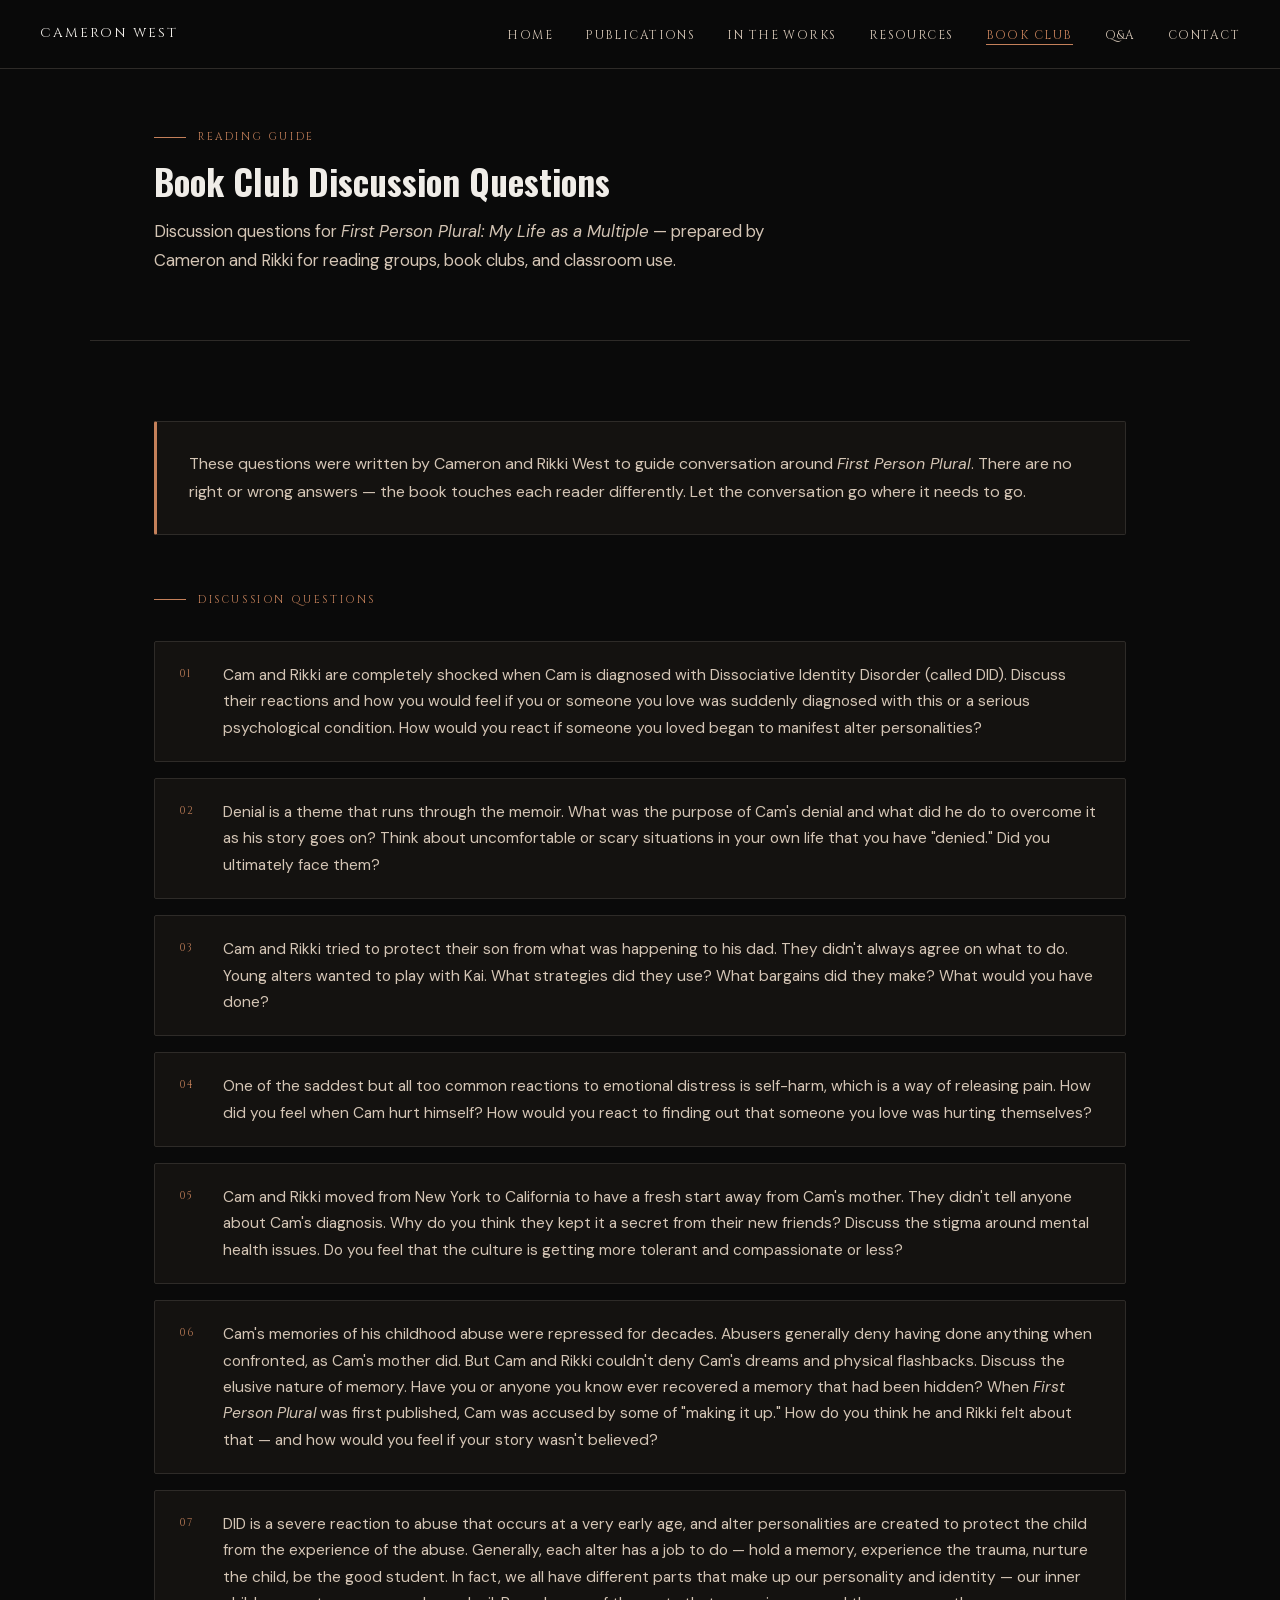
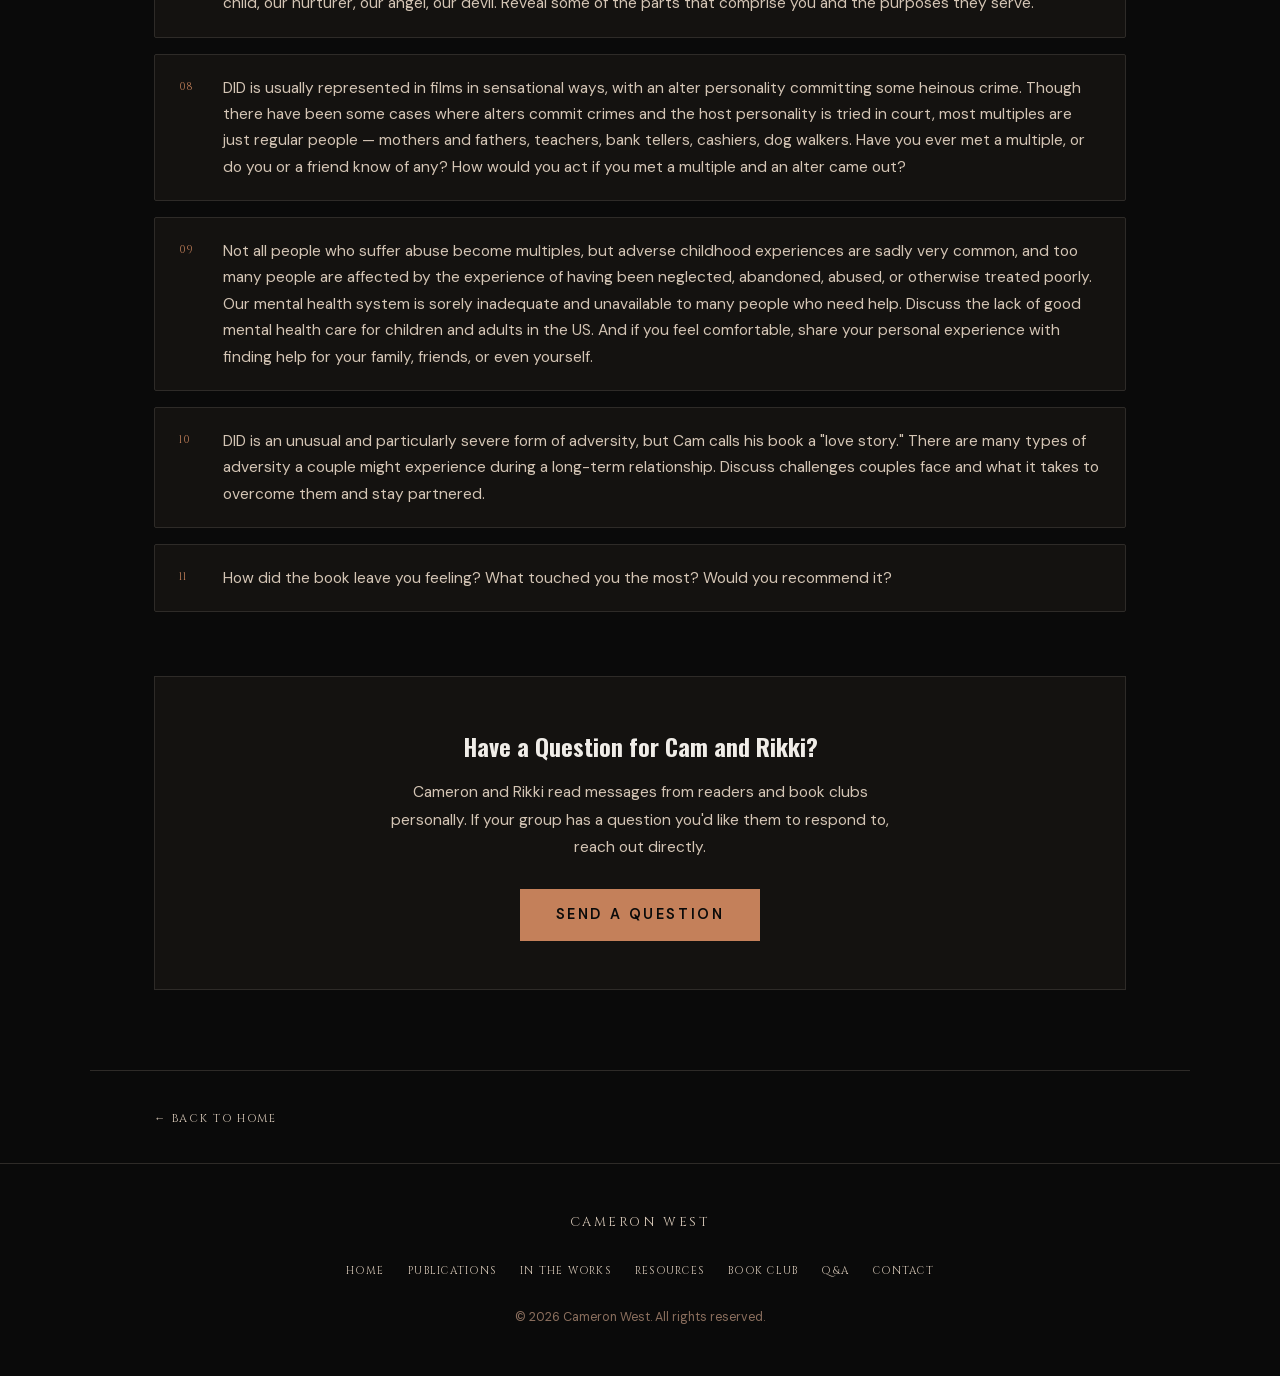
<file: bookclub.html>
<!DOCTYPE html>
<html lang="en">
<head>
  <meta charset="UTF-8" />
  <meta name="viewport" content="width=device-width, initial-scale=1.0" />
  <title>Book Club Guide — Cameron West, PhD</title>
  <meta name="description" content="Book club discussion questions for First Person Plural by Cameron West — a New York Times bestselling memoir about Dissociative Identity Disorder." />
  <meta name="keywords" content="Cameron West, First Person Plural, book club, discussion questions, DID, Dissociative Identity Disorder" />
  <meta name="author" content="Cameron West" />
  <link rel="canonical" href="https://cameronwestauthor.com/bookclub.html" />
  <meta property="og:type"        content="website" />
  <meta property="og:url"         content="https://cameronwestauthor.com/bookclub.html" />
  <meta property="og:title"       content="Book Club Guide — First Person Plural" />
  <meta property="og:description" content="Discussion questions and a reading guide for First Person Plural by Cameron West." />
  <meta property="og:image"       content="https://cameronwestauthor.com/img/firstpersonplural.png" />
  <meta property="og:site_name"   content="Cameron West Author" />
  <link rel="icon" type="image/x-icon" href="/favicon.ico">
  <link rel="icon" type="image/svg+xml" href="/favicon.svg">
  <link rel="apple-touch-icon" href="/favicon.ico">
  <!-- Fonts (self-hosted) -->
  <link rel="preload" as="style" href="/fonts/fonts.css" />
  <link rel="stylesheet" media="print" onload="this.media='all'" href="/fonts/fonts.css" />
  <noscript><link rel="stylesheet" href="/fonts/fonts.css" /></noscript>
  <style>
    *, *::before, *::after { box-sizing: border-box; margin: 0; padding: 0; }
    :root {
      --color-bg: #0A0A0A;
      --color-surface: #141210;
      --color-border: #2E2B28;
      --color-text: #F0EDE8;
      --color-text-muted: #D4C5B5;
      --color-accent: #C4805A;
      --color-accent-dark: #8B6F5E;
      --font-display: 'Playfair Display', Georgia, serif;
      --font-body: 'Lora', Georgia, serif;
      --font-label: 'Cinzel', serif;
      --max-width: 1100px;
      --gutter: clamp(1.5rem, 5vw, 4rem);
    }
    html { scroll-behavior: smooth; }
    body { background: var(--color-bg); color: var(--color-text); font-family: "DM Sans", sans-serif; font-size: 1rem; line-height: 1.75; }
    /* ── NAV ── */
    nav { position: fixed; top: 0; left: 0; right: 0; z-index: 1000; display: flex; align-items: center; justify-content: space-between; padding: 1.25rem 2.5rem; background: rgba(10,10,10,0.97); border-bottom: 1px solid var(--color-border); }
    .nav-logo { font-family: var(--font-label); font-size: 0.85rem; letter-spacing: 0.15em; color: var(--color-text); text-decoration: none; text-transform: uppercase; }
    .nav-links { display: flex; gap: 2rem; list-style: none; }
    .nav-links a { font-family: var(--font-label); font-size: 0.75rem; letter-spacing: 0.12em; text-transform: uppercase; color: var(--color-text-muted); text-decoration: none; position: relative; padding-bottom: 2px; transition: color 0.2s; }
    .nav-links a::after { content: ''; position: absolute; bottom: 0; left: 0; width: 0; height: 1px; background: var(--color-accent); transition: width 0.25s; }
    .nav-links a:hover { color: var(--color-text); }
    .nav-links a:hover::after, .nav-links a.active::after { width: 100%; }
    .nav-links a.active { color: var(--color-accent); }
    .hamburger { display: none; flex-direction: column; gap: 5px; cursor: pointer; background: none; border: none; padding: 4px; }
    .hamburger span { display: block; width: 26px; height: 2px; background: var(--color-text); transition: transform 0.35s, opacity 0.35s; }
    .hamburger.open span:nth-child(1) { transform: translateY(7px) rotate(45deg); }
    .hamburger.open span:nth-child(2) { opacity: 0; }
    .hamburger.open span:nth-child(3) { transform: translateY(-7px) rotate(-45deg); }
    .mobile-nav { display: none; position: fixed; inset: 0; background: var(--color-bg); z-index: 999; flex-direction: column; align-items: center; justify-content: center; gap: clamp(0.75rem, 2.5vh, 2.5rem); padding: 2rem 0; overflow-y: auto; }
    .mobile-nav.open { display: flex; }
    .mobile-nav a { font-family: 'Cinzel', serif; font-size: clamp(0.9rem, 2.2vh, 1.3rem); letter-spacing: 0.15em; text-transform: uppercase; color: var(--color-text-muted); text-decoration: none; }
    @media (max-width: 680px) {
      .nav-links { display: none; }
      .hamburger { display: flex; }
    }
    /* ── PAGE HEADER ── */
    .page-header { padding: 8rem var(--gutter) 4rem; max-width: var(--max-width); margin: 0 auto; border-bottom: 1px solid var(--color-border); }
    .page-eyebrow { font-family: var(--font-label); font-size: 0.65rem; letter-spacing: 0.25em; text-transform: uppercase; color: var(--color-accent); margin-bottom: 1rem; display: flex; align-items: center; gap: 0.75rem; }
    .page-eyebrow::before { content: ''; display: inline-block; width: 2rem; height: 1px; background: var(--color-accent); }
    .page-title { font-family: 'Oswald', sans-serif; font-size: clamp(1.6rem, 3.5vw, 2.2rem); font-weight: 700; line-height: 1.1; margin-bottom: 1rem; }
    .page-intro { color: var(--color-text-muted); max-width: 640px; font-size: 1.05rem; }
    /* ── MAIN ── */
    .bookclub-main { max-width: var(--max-width); margin: 0 auto; padding: clamp(3rem, 8vw, 5rem) var(--gutter); }
    /* ── INTRO NOTE ── */
    .guide-intro { background: var(--color-surface); border: 1px solid var(--color-border); border-left: 3px solid var(--color-accent); padding: 1.75rem 2rem; border-radius: 2px; margin-bottom: 3.5rem; }
    .guide-intro p { color: var(--color-text-muted); font-size: 1.0rem; }
    /* ── SECTION LABEL ── */
    .questions-label { font-family: var(--font-label); font-size: 0.65rem; letter-spacing: 0.25em; text-transform: uppercase; color: var(--color-accent); margin-bottom: 2rem; display: flex; align-items: center; gap: 0.75rem; }
    .questions-label::before { content: ''; display: inline-block; width: 2rem; height: 1px; background: var(--color-accent); }
    /* ── QUESTION GROUPS ── */
    .question-group { margin-bottom: 3.5rem; }
    .group-title { font-family: var(--font-display); font-size: 1.15rem; font-weight: 700; color: var(--color-text); margin-bottom: 1.5rem; padding-bottom: 0.75rem; border-bottom: 1px solid var(--color-border); }
    /* ── INDIVIDUAL QUESTIONS ── */
    .question-list { list-style: none; display: flex; flex-direction: column; gap: 1rem; }
    .question-list li { display: flex; gap: 1.25rem; align-items: flex-start; padding: 1.25rem 1.5rem; background: var(--color-surface); border: 1px solid var(--color-border); border-radius: 2px; transition: border-color 0.2s; }
    .question-list li:hover { border-color: var(--color-accent-dark); }
    .q-num { font-family: var(--font-label); font-size: 0.65rem; color: var(--color-accent); letter-spacing: 0.1em; padding-top: 0.2rem; min-width: 1.5rem; }
    .q-text { font-size: 0.97rem; color: var(--color-text-muted); line-height: 1.7; }
    /* ── ASK A QUESTION CTA ── */
    .ask-wrap { margin-top: 4rem; padding: 3rem; background: var(--color-surface); border: 1px solid var(--color-border); text-align: center; }
    .ask-wrap h2 { font-family: 'Oswald', sans-serif; font-size: 1.5rem; margin-bottom: 0.75rem; }
    .ask-wrap p { color: var(--color-text-muted); max-width: 520px; margin: 0 auto 1.75rem; font-size: 0.97rem; }
    .btn-ask { display: inline-block; font-family: "DM Sans", sans-serif; font-size: 0.9rem; font-weight: 600; letter-spacing: 0.18em; text-transform: uppercase; color: var(--color-bg); background: var(--color-accent); padding: 0.85rem 2.25rem; text-decoration: none; transition: background 0.2s, transform 0.15s; }
    .btn-ask:hover { background: #D4926B; border-color: #D4926B; color: var(--color-bg); transform: translateY(-1px); }
    /* ── DIVIDER ── */
    .section-rule { border: none; border-top: 1px solid var(--color-border); max-width: var(--max-width); margin: 0 auto; }
    /* ── BACK LINK ── */
    .back-link-wrap { max-width: var(--max-width); margin: 0 auto; padding: 2rem var(--gutter); }
    .back-link-wrap a { font-family: var(--font-label); font-size: 0.7rem; letter-spacing: 0.15em; text-transform: uppercase; color: var(--color-text-muted); text-decoration: none; transition: color 0.2s; }
    .back-link-wrap a:hover { color: var(--color-accent); }
    /* ── FOOTER ── */
    footer { border-top: 1px solid var(--color-border); padding: 3rem var(--gutter); text-align: center; }
    .footer-name { font-family: var(--font-label); font-size: 0.8rem; letter-spacing: 0.2em; text-transform: uppercase; color: var(--color-text-muted); margin-bottom: 1.25rem; }
    .footer-nav { display: flex; justify-content: center; flex-wrap: wrap; gap: 1.5rem; list-style: none; margin-bottom: 1.5rem; }
    .footer-nav a { font-family: var(--font-label); font-size: 0.65rem; letter-spacing: 0.12em; text-transform: uppercase; color: var(--color-text-muted); text-decoration: none; transition: color 0.2s; }
    .footer-nav a:hover { color: var(--color-accent); }
    .footer-copy { font-size: 0.78rem; color: var(--color-accent-dark); }
  </style>
</head>
<body>
  <nav id="nav">
    <a href="index.html" class="nav-logo">Cameron West</a>
    <ul class="nav-links" id="navLinks">
      <li><a href="index.html">Home</a></li>
      <li><a href="publications.html">Publications</a></li>
      <li><a href="the-works">In the Works</a></li>
      <li><a href="resources.html">Resources</a></li>
      <li><a href="bookclub" class="active">Book Club</a></li>
      <li><a href="qa.html">Q&amp;A</a></li>
      <li><a href="contact">Contact</a></li>
    </ul>
    <button class="hamburger" id="hamburger" aria-label="Menu">
      <span></span><span></span><span></span>
    </button>
  </nav>
  <div class="mobile-nav" id="mobileNav">
    <a href="index.html">Home</a>
    <a href="publications.html">Publications</a>
    <a href="the-works">In the Works</a>
    <a href="resources.html">Resources</a>
    <a href="bookclub">Book Club</a>
    <a href="qa.html">Q&amp;A</a>
    <a href="contact">Contact</a>
  </div>
  <div class="page-header">
    <p class="page-eyebrow">Reading Guide</p>
    <h1 class="page-title">Book Club Discussion Questions</h1>
    <p class="page-intro">Discussion questions for <em>First Person Plural: My Life as a Multiple</em> — prepared by Cameron and Rikki for reading groups, book clubs, and classroom use.</p>
  </div>
  <main class="bookclub-main">
    <div class="guide-intro">
      <p>These questions were written by Cameron and Rikki West to guide conversation around <em>First Person Plural</em>. There are no right or wrong answers — the book touches each reader differently. Let the conversation go where it needs to go.</p>
    </div>
    <p class="questions-label">Discussion Questions</p>
    <ul class="question-list">
      <li><span class="q-num">01</span><span class="q-text">Cam and Rikki are completely shocked when Cam is diagnosed with Dissociative Identity Disorder (called DID). Discuss their reactions and how you would feel if you or someone you love was suddenly diagnosed with this or a serious psychological condition. How would you react if someone you loved began to manifest alter personalities?</span></li>
      <li><span class="q-num">02</span><span class="q-text">Denial is a theme that runs through the memoir. What was the purpose of Cam's denial and what did he do to overcome it as his story goes on? Think about uncomfortable or scary situations in your own life that you have "denied." Did you ultimately face them?</span></li>
      <li><span class="q-num">03</span><span class="q-text">Cam and Rikki tried to protect their son from what was happening to his dad. They didn't always agree on what to do. Young alters wanted to play with Kai. What strategies did they use? What bargains did they make? What would you have done?</span></li>
      <li><span class="q-num">04</span><span class="q-text">One of the saddest but all too common reactions to emotional distress is self-harm, which is a way of releasing pain. How did you feel when Cam hurt himself? How would you react to finding out that someone you love was hurting themselves?</span></li>
      <li><span class="q-num">05</span><span class="q-text">Cam and Rikki moved from New York to California to have a fresh start away from Cam's mother. They didn't tell anyone about Cam's diagnosis. Why do you think they kept it a secret from their new friends? Discuss the stigma around mental health issues. Do you feel that the culture is getting more tolerant and compassionate or less?</span></li>
      <li><span class="q-num">06</span><span class="q-text">Cam's memories of his childhood abuse were repressed for decades. Abusers generally deny having done anything when confronted, as Cam's mother did. But Cam and Rikki couldn't deny Cam's dreams and physical flashbacks. Discuss the elusive nature of memory. Have you or anyone you know ever recovered a memory that had been hidden? When <em>First Person Plural</em> was first published, Cam was accused by some of "making it up." How do you think he and Rikki felt about that — and how would you feel if your story wasn't believed?</span></li>
      <li><span class="q-num">07</span><span class="q-text">DID is a severe reaction to abuse that occurs at a very early age, and alter personalities are created to protect the child from the experience of the abuse. Generally, each alter has a job to do — hold a memory, experience the trauma, nurture the child, be the good student. In fact, we all have different parts that make up our personality and identity — our inner child, our nurturer, our angel, our devil. Reveal some of the parts that comprise you and the purposes they serve.</span></li>
      <li><span class="q-num">08</span><span class="q-text">DID is usually represented in films in sensational ways, with an alter personality committing some heinous crime. Though there have been some cases where alters commit crimes and the host personality is tried in court, most multiples are just regular people — mothers and fathers, teachers, bank tellers, cashiers, dog walkers. Have you ever met a multiple, or do you or a friend know of any? How would you act if you met a multiple and an alter came out?</span></li>
      <li><span class="q-num">09</span><span class="q-text">Not all people who suffer abuse become multiples, but adverse childhood experiences are sadly very common, and too many people are affected by the experience of having been neglected, abandoned, abused, or otherwise treated poorly. Our mental health system is sorely inadequate and unavailable to many people who need help. Discuss the lack of good mental health care for children and adults in the US. And if you feel comfortable, share your personal experience with finding help for your family, friends, or even yourself.</span></li>
      <li><span class="q-num">10</span><span class="q-text">DID is an unusual and particularly severe form of adversity, but Cam calls his book a "love story." There are many types of adversity a couple might experience during a long-term relationship. Discuss challenges couples face and what it takes to overcome them and stay partnered.</span></li>
      <li><span class="q-num">11</span><span class="q-text">How did the book leave you feeling? What touched you the most? Would you recommend it?</span></li>
    </ul>
    <div class="ask-wrap">
      <h2>Have a Question for Cam and Rikki?</h2>
      <p>Cameron and Rikki read messages from readers and book clubs personally. If your group has a question you'd like them to respond to, reach out directly.</p>
      <a href="contact.html?subject=Book+Club+Question" class="btn-ask">Send a Question</a>
    </div>
  </main>
  <hr class="section-rule" />
  <div class="back-link-wrap">
    <a href="index.html">← Back to Home</a>
  </div>
  <footer>
    <p class="footer-name">Cameron West</p>
    <ul class="footer-nav">
      <li><a href="index.html">Home</a></li>
      <li><a href="publications.html">Publications</a></li>
      <li><a href="the-works">In the Works</a></li>
      <li><a href="resources.html">Resources</a></li>
      <li><a href="bookclub">Book Club</a></li>
      <li><a href="qa.html">Q&amp;A</a></li>
      <li><a href="contact">Contact</a></li>
    </ul>
    <p class="footer-copy">© 2026 Cameron West. All rights reserved.</p>
  </footer>
  <script>
    const hamburger = document.getElementById('hamburger');
    const mobileNav = document.getElementById('mobileNav');
    function toggleMobileNav() {
      const open = mobileNav.classList.toggle('open');
      hamburger.classList.toggle('open', open);
      document.body.style.overflow = open ? 'hidden' : '';
    }
    function closeMobileNav() {
      mobileNav.classList.remove('open');
      hamburger.classList.remove('open');
      document.body.style.overflow = '';
    }
    hamburger.addEventListener('click', toggleMobileNav);
  </script>
</body>
</html>
</file>
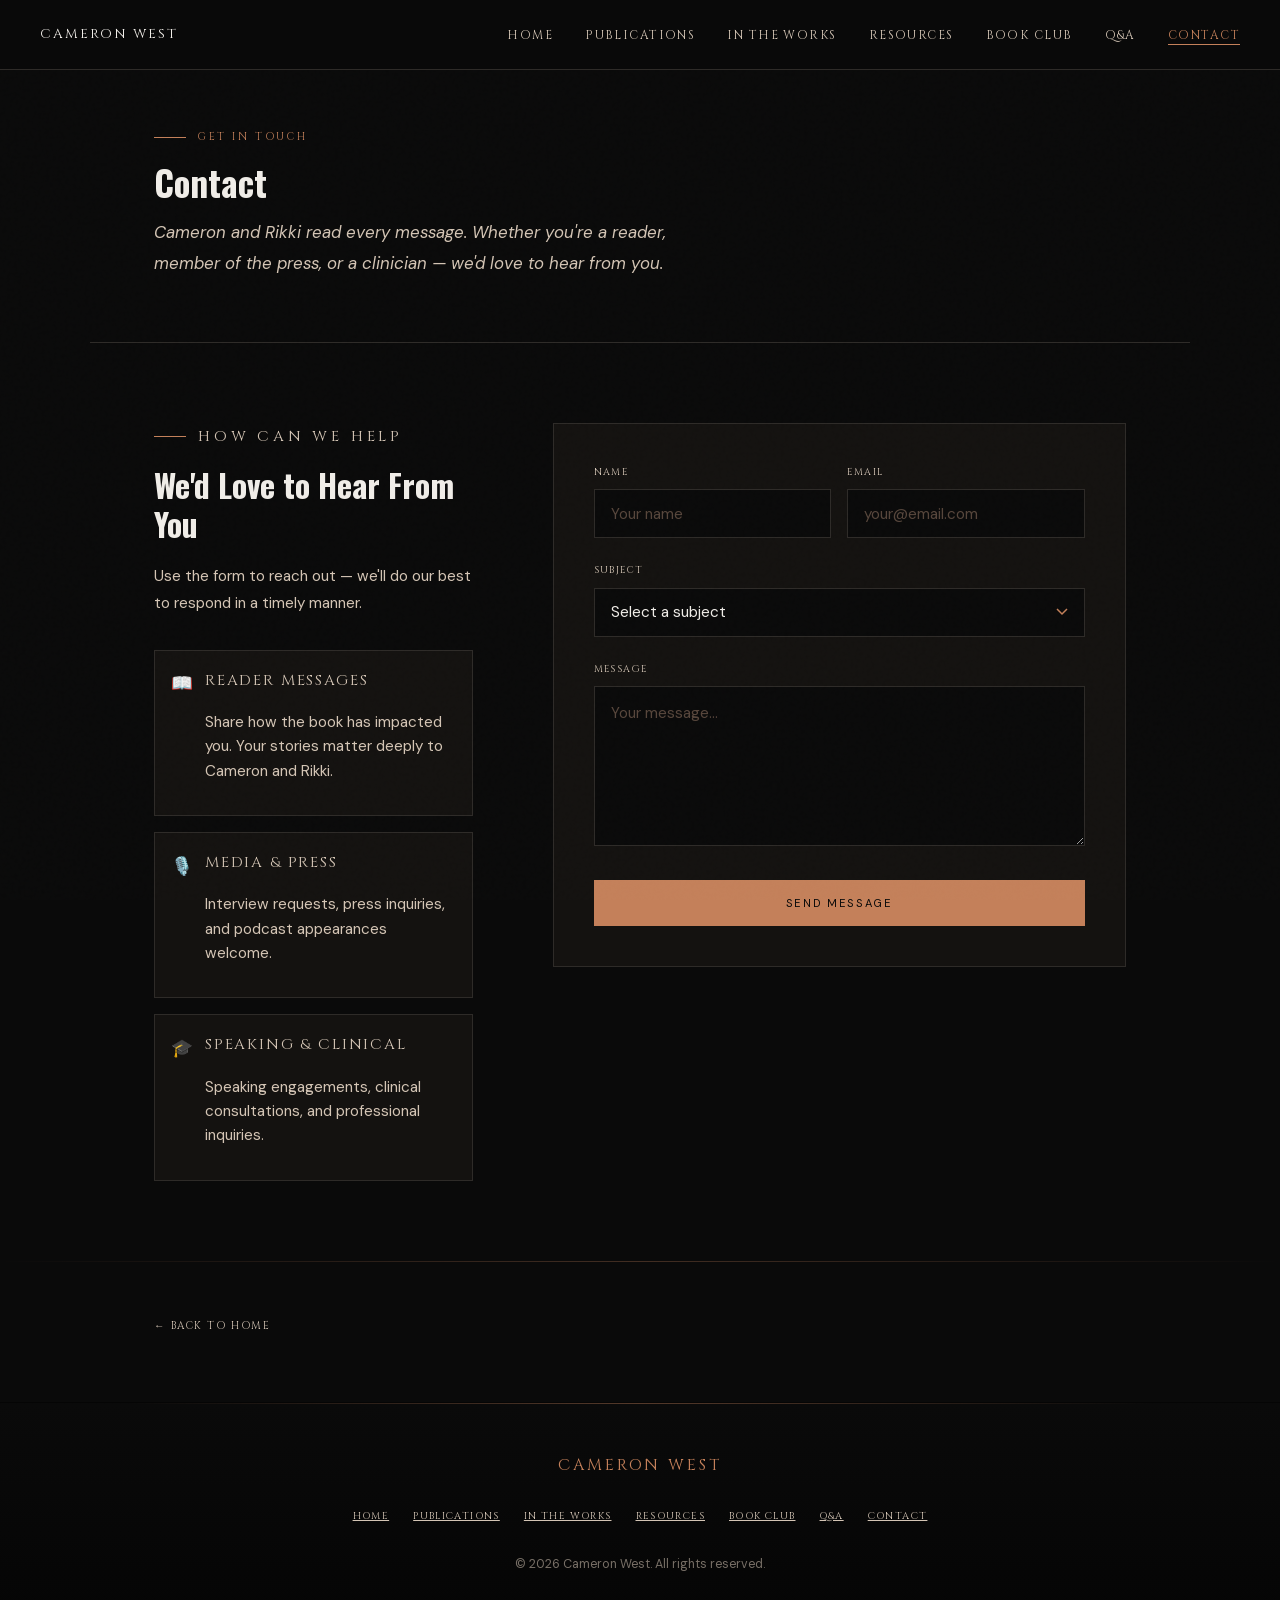
<file: contact.html>
<!DOCTYPE html>
<html lang="en">
<head>
  <meta charset="UTF-8">
  <meta name="viewport" content="width=device-width, initial-scale=1.0">
  <title>Contact — Cameron West, PhD</title>
  <meta name="description" content="Contact Cameron West, PhD — author of First Person Plural: My Life as a Multiple.">
  <link rel="canonical" href="https://cameronwestauthor.com/contact.html" />
  <meta property="og:type"        content="website" />
  <meta property="og:url"         content="https://cameronwestauthor.com/contact.html" />
  <meta property="og:title"       content="Contact — Cameron West, PhD" />
  <meta property="og:description" content="Get in touch with Cameron and Rikki West — reader messages, media inquiries, speaking requests, and clinical consultations." />
  <meta property="og:image"       content="https://cameronwestauthor.com/img/firstpersonplural.png" />
  <meta property="og:site_name"   content="Cameron West Author" />
  <link rel="icon" type="image/x-icon" href="/favicon.ico">
  <link rel="icon" type="image/svg+xml" href="/favicon.svg">
  <link rel="apple-touch-icon" href="/favicon.ico">
  <!-- Fonts (self-hosted) -->
  <link rel="preload" as="style" href="/fonts/fonts.css" />
  <link rel="stylesheet" media="print" onload="this.media='all'" href="/fonts/fonts.css" />
  <noscript><link rel="stylesheet" href="/fonts/fonts.css" /></noscript>
  <style>
    *, *::before, *::after { box-sizing: border-box; margin: 0; padding: 0; }
    :root {
      --color-bg:          #0A0A0A;
      --color-surface:     #141210;
      --color-border:      #2E2B28;
      --color-text:        #F0EDE8;
      --color-text-muted:  #D4C5B5;
      --color-accent:      #C4805A;
      --color-accent-dark: #8B6F5E;
      --font-display: 'Playfair Display', Georgia, serif;
      --font-body:    'Lora', Georgia, serif;
      --font-label:   'Cinzel', serif;
      --max-width: 1100px;
      --gutter: clamp(1.5rem, 5vw, 4rem);
    }
    html { scroll-behavior: smooth; }
    body {
      background: var(--color-bg);
      color: var(--color-text);
      font-family: "DM Sans", sans-serif;
      line-height: 1.8;
      overflow-x: hidden;
    }
    body::before {
      content: '';
      position: fixed;
      inset: 0;
      background-image: url("data:image/svg+xml,%3Csvg viewBox='0 0 256 256' xmlns='http://www.w3.org/2000/svg'%3E%3Cfilter id='noise'%3E%3CfeTurbulence type='fractalNoise' baseFrequency='0.9' numOctaves='4' stitchTiles='stitch'/%3E%3C/filter%3E%3Crect width='100%25' height='100%25' filter='url(%23noise)' opacity='0.04'/%3E%3C/svg%3E");
      pointer-events: none;
      z-index: 1000;
      opacity: 0.4;
    }

    /* ========================================
       NAVIGATION
    ======================================== */
    nav {
      position: fixed;
      top: 0; left: 0; right: 0;
      z-index: 1000;
      display: flex;
      align-items: center;
      justify-content: space-between;
      padding: 1.25rem 2.5rem;
      background: rgba(10,10,10,0.97);
      border-bottom: 1px solid var(--color-border);
    }

    .nav-logo {
      font-family: var(--font-label);
      font-size: 0.85rem;
      letter-spacing: 0.15em;
      color: var(--color-text);
      text-decoration: none;
      text-transform: uppercase;
    }

    .nav-links {
      display: flex;
      gap: 2rem;
      list-style: none;
    }
    .nav-links a {
      font-family: var(--font-label);
      font-size: 0.75rem;
      letter-spacing: 0.12em;
      text-transform: uppercase;
      color: var(--color-text-muted);
      text-decoration: none;
      position: relative;
      padding-bottom: 2px;
      transition: color 0.35s ease;
    }
    .nav-links a::after {
      content: '';
      position: absolute;
      bottom: 0; left: 0;
      width: 0; height: 1px;
      background: var(--color-accent);
      transition: width 0.35s ease;
    }
    .nav-links a:hover { color: var(--color-text); }
    .nav-links a:hover::after { width: 100%; }
    .nav-links a.active { color: var(--color-accent); }
    .nav-links a.active::after { width: 100%; }

    /* Hamburger */
    .hamburger {
      display: none;
      flex-direction: column;
      gap: 5px;
      cursor: pointer;
      background: none;
      border: none;
      padding: 4px;
    }
    .hamburger span {
      display: block;
      width: 26px; height: 2px;
      background: var(--color-text);
      transition: transform 0.35s ease, opacity 0.35s ease;
    }
    .hamburger.open span:nth-child(1) { transform: rotate(45deg) translate(5px,5px); }
    .hamburger.open span:nth-child(2) { opacity: 0; }
    .hamburger.open span:nth-child(3) { transform: rotate(-45deg) translate(5px,-5px); }

    /* PAGE HEADER */
    .page-header {
      padding: 8rem var(--gutter) 4rem;
      max-width: var(--max-width);
      margin: 0 auto;
      border-bottom: 1px solid var(--color-border);
    }
    .page-eyebrow {
      font-family: var(--font-label);
      font-size: 0.65rem;
      letter-spacing: 0.25em;
      text-transform: uppercase;
      color: var(--color-accent);
      margin-bottom: 1rem;
      display: flex;
      align-items: center;
      gap: 0.75rem;
    }
    .page-eyebrow::before {
      content: '';
      display: inline-block;
      width: 2rem;
      height: 1px;
      background: var(--color-accent);
    }
    .page-title {
      font-family: 'Oswald', sans-serif;
      font-size: clamp(2.5rem, 5vw, 4rem);
      font-weight: 700;
      line-height: 1.1;
      margin-bottom: 1rem;
    }
    .page-intro {
      color: var(--color-text-muted);
      max-width: 560px;
      font-size: 1.05rem;
      font-style: italic;
    }

    /* CONTACT LAYOUT */
    .contact-main {
      max-width: var(--max-width);
      margin: 0 auto;
      padding: clamp(3rem, 8vw, 5rem) var(--gutter);
      display: grid;
      grid-template-columns: 1fr 1.8fr;
      gap: 5rem;
      align-items: start;
    }
    .contact-info-label {
      font-family: var(--font-label);
      font-size: 0.65rem;
      letter-spacing: 0.25em;
      text-transform: uppercase;
      color: var(--color-accent);
      margin-bottom: 1rem;
      display: flex;
      align-items: center;
      gap: 0.75rem;
    }
    .contact-info-label::before {
      content: '';
      display: inline-block;
      width: 2rem;
      height: 1px;
      background: var(--color-accent);
    }
    .contact-info h2 {
      font-family: 'Oswald', sans-serif;
      font-size: clamp(1.5rem, 3vw, 2rem);
      font-weight: 700;
      margin-bottom: 1.25rem;
      line-height: 1.2;
    }
    .contact-info p {
      color: var(--color-text-muted);
      font-size: 0.95rem;
      margin-bottom: 1rem;
    }
    .contact-types {
      margin-top: 2rem;
      display: flex;
      flex-direction: column;
      gap: 1rem;
    }
    .contact-type {
      display: flex;
      align-items: flex-start;
      gap: 0.75rem;
      padding: 1rem;
      border: 1px solid var(--color-border);
      background: var(--color-surface);
    }
    .contact-type-icon { font-size: 1.1rem; margin-top: 0.1rem; }
    .contact-type-title {
      font-family: var(--font-label);
      font-size: 0.6rem;
      letter-spacing: 0.12em;
      text-transform: uppercase;
      color: var(--color-accent);
      margin-bottom: 0.2rem;
    }
    .contact-type-desc {
      color: var(--color-text-muted);
      font-size: 0.85rem;
      line-height: 1.6;
    }

    /* FORM */
    .contact-form-wrap {
      background: var(--color-surface);
      border: 1px solid var(--color-border);
      padding: 2.5rem;
    }
    .form-group { margin-bottom: 1.5rem; }
    .form-label {
      font-family: var(--font-label);
      font-size: 0.6rem;
      letter-spacing: 0.15em;
      text-transform: uppercase;
      color: var(--color-text-muted);
      display: block;
      margin-bottom: 0.5rem;
    }
    .form-input,
    .form-select,
    .form-textarea {
      width: 100%;
      background: var(--color-bg);
      border: 1px solid var(--color-border);
      color: var(--color-text);
      font-family: "DM Sans", sans-serif;
      font-size: 0.95rem;
      padding: 0.85rem 1rem;
      transition: border-color 0.2s;
      outline: none;
      appearance: none;
    }
    .form-input:focus,
    .form-select:focus,
    .form-textarea:focus { border-color: var(--color-accent); }
    .form-input::placeholder,
    .form-textarea::placeholder {
      color: var(--color-accent-dark);
      opacity: 0.6;
    }
    .form-select {
      cursor: pointer;
      background-image: url("data:image/svg+xml,%3Csvg xmlns='http://www.w3.org/2000/svg' width='12' height='8' viewBox='0 0 12 8'%3E%3Cpath d='M1 1l5 5 5-5' stroke='%23C4805A' stroke-width='1.5' fill='none'/%3E%3C/svg%3E");
      background-repeat: no-repeat;
      background-position: right 1rem center;
      padding-right: 2.5rem;
    }
    .form-select option { background: var(--color-bg); color: var(--color-text); }
    .form-textarea {
      resize: vertical;
      min-height: 160px;
      line-height: 1.7;
    }
    .form-row {
      display: grid;
      grid-template-columns: 1fr 1fr;
      gap: 1rem;
    }

    /* HONEYPOT — invisible to humans, bots fill it in */
    .hp-field {
      opacity: 0;
      position: absolute;
      top: 0;
      left: 0;
      height: 0;
      width: 0;
      z-index: -1;
      overflow: hidden;
    }

    .btn-submit {
      font-family: "DM Sans", sans-serif;
      font-size: 0.7rem;
      letter-spacing: 0.15em;
      text-transform: uppercase;
      background: var(--color-accent);
      color: #0A0A0A;
      border: none;
      padding: 1rem 2.5rem;
      cursor: pointer;
      transition: all 0.3s;
      width: 100%;
      position: relative;
      overflow: hidden;
    }
    .btn-submit:hover { background: #D4926B; border-color: #D4926B; color: var(--color-bg); transform: translateY(-1px); }

    /* SUCCESS */
    .form-success {
      display: none;
      text-align: center;
      padding: 3rem 2rem;
    }
    .form-success.visible { display: block; }
    .form-success-icon { font-size: 2.5rem; margin-bottom: 1rem; }
    .form-success h3 {
      font-family: var(--font-display);
      font-size: 1.5rem;
      margin-bottom: 0.75rem;
    }
    .form-success p { color: var(--color-text-muted); font-size: 0.95rem; }

    /* SECTION RULE */
    .section-rule {
      width: 100%;
      height: 1px;
      background: linear-gradient(to right, transparent, var(--color-accent), transparent);
      opacity: 0.3;
    }

    /* BACK LINK */
    .back-link-wrap {
      max-width: var(--max-width);
      margin: 0 auto;
      padding: 3rem var(--gutter) 4rem;
    }
    .back-link {
      font-family: var(--font-label);
      font-size: 0.65rem;
      letter-spacing: 0.15em;
      text-transform: uppercase;
      color: var(--color-text-muted);
      text-decoration: none;
      display: inline-flex;
      align-items: center;
      gap: 0.5rem;
      transition: color 0.2s;
    }
    .back-link:hover { color: var(--color-accent); }

    /* ========================================
       FOOTER
    ======================================== */
    footer {
      padding: 3rem 2rem 2.5rem;
      text-align: center;
      border-top: 1px solid transparent;
      background: linear-gradient(to bottom, var(--color-bg), #050505);
      position: relative;
    }
    footer::before {
      content: '';
      position: absolute;
      top: 0; left: 10%; right: 10%;
      height: 1px;
      background: linear-gradient(to right, transparent, var(--color-accent), transparent);
      opacity: 0.4;
    }
    .footer-name {
      font-family: var(--font-label);
      font-size: 1rem;
      letter-spacing: 0.18em;
      text-transform: uppercase;
      color: var(--color-accent);
      margin-bottom: 1.25rem;
    }
    .footer-nav {
      display: flex;
      justify-content: center;
      flex-wrap: wrap;
      gap: 1.5rem;
      list-style: none;
      margin-bottom: 1.5rem;
    }
    .footer-nav a {
      font-family: var(--font-label);
      font-size: 0.62rem;
      letter-spacing: 0.14em;
      text-transform: uppercase;
      color: var(--color-text-muted);
      transition: color var(--transition);
    }
    .footer-nav a:hover { color: var(--color-accent); }
    .footer-copy {
      font-size: 0.78rem;
      color: var(--color-text-muted);
      opacity: 0.55;
    }

    /* MOBILE */
    @media (max-width: 768px) {
      .nav-links { display: none; }
      .hamburger { display: flex; }
      .nav-links.open {
        display: flex;
        flex-direction: column;
        position: fixed;
        inset: 0;
        z-index: 999;
        background: rgba(10,10,10,0.97);
        align-items: center;
        justify-content: center;
        gap: clamp(0.75rem, 2.5vh, 2.5rem);
        padding: 2rem 0;
        overflow-y: auto;
      }
      .nav-links.open a {
        font-family: 'Cinzel', serif;
        font-size: clamp(0.9rem, 2.2vh, 1.3rem);
        letter-spacing: 0.15em;
        text-transform: uppercase;
        color: var(--color-text-muted);
        transition: color 0.35s ease;
      }
      .nav-links.open a:hover { color: var(--color-accent); }
      .contact-main { grid-template-columns: 1fr; gap: 3rem; }
      .form-row { grid-template-columns: 1fr; }
    }
  </style>
</head>
<body>

  <!-- NAV -->
  <nav>
    <a href="index.html" class="nav-logo">Cameron West</a>
    <ul class="nav-links" id="navLinks">
      <li><a href="index.html">Home</a></li>
      <li><a href="publications.html">Publications</a></li>
      <li><a href="the-works">In the Works</a></li>
      <li><a href="resources.html">Resources</a></li>
      <li><a href="bookclub">Book Club</a></li>
      <li><a href="qa.html">Q&amp;A</a></li>
      <li><a href="contact" class="active">Contact</a></li>
    </ul>
    <button class="hamburger" id="hamburger" aria-label="Menu">
      <span></span><span></span><span></span>
    </button>
  </nav>

  <!-- PAGE HEADER -->
  <div class="page-header">
    <p class="page-eyebrow">Get in Touch</p>
    <h1 class="page-title" style="font-size: clamp(1.6rem, 3.5vw, 2.2rem);">Contact</h1>
    <p class="page-intro">Cameron and Rikki read every message. Whether you're a reader, member of the press, or a clinician — we'd love to hear from you.</p>
  </div>

  <!-- CONTACT LAYOUT -->
  <div class="contact-main">

    <!-- LEFT -->
    <div class="contact-info">
      <p class="contact-info-label">How Can We Help</p>
      <h2>We'd Love to Hear From You</h2>
      <p>Use the form to reach out — we'll do our best to respond in a timely manner.</p>
      <div class="contact-types">
        <div class="contact-type">
          <span class="contact-type-icon">📖</span>
          <div>
            <p class="contact-type-title">Reader Messages</p>
            <p class="contact-type-desc">Share how the book has impacted you. Your stories matter deeply to Cameron and Rikki.</p>
          </div>
        </div>
        <div class="contact-type">
          <span class="contact-type-icon">🎙️</span>
          <div>
            <p class="contact-type-title">Media &amp; Press</p>
            <p class="contact-type-desc">Interview requests, press inquiries, and podcast appearances welcome.</p>
          </div>
        </div>
        <div class="contact-type">
          <span class="contact-type-icon">🎓</span>
          <div>
            <p class="contact-type-title">Speaking &amp; Clinical</p>
            <p class="contact-type-desc">Speaking engagements, clinical consultations, and professional inquiries.</p>
          </div>
        </div>
      </div>
    </div>

    <!-- RIGHT — Form -->
    <div class="contact-form-wrap">
      <form id="contactForm">

        <!-- Honeypot spam trap — hidden from real users, bots fill this in -->
        <div class="hp-field" aria-hidden="true">
          <label for="website">Website</label>
          <input type="text" id="website" name="website" tabindex="-1" autocomplete="off">
        </div>

        <div class="form-row">
          <div class="form-group">
            <label class="form-label" for="name">Name</label>
            <input class="form-input" type="text" id="name" name="name" placeholder="Your name" required>
          </div>
          <div class="form-group">
            <label class="form-label" for="email">Email</label>
            <input class="form-input" type="email" id="email" name="email" placeholder="your@email.com" required>
          </div>
        </div>
        <div class="form-group">
          <label class="form-label" for="subject">Subject</label>
          <select class="form-select" id="subject" name="subject" required>
            <option value="" disabled selected>Select a subject</option>
            <option value="Reader Message">Reader Message</option>
            <option value="Media / Press">Media / Press</option>
            <option value="Speaking Request">Speaking Request</option>
            <option value="Clinical Inquiry">Clinical Inquiry</option>
            <option value="Other">Other</option>
          </select>
        </div>
        <div class="form-group">
          <label class="form-label" for="message">Message</label>
          <textarea class="form-textarea" id="message" name="message" placeholder="Your message…" required></textarea>
        </div>
        <button type="submit" class="btn-submit">Send Message</button>
      </form>
      <div class="form-success" id="formSuccess">
        <div class="form-success-icon">✉️</div>
        <h3>Message Sent</h3>
        <p>Thank you for reaching out. Cameron and Rikki will be in touch soon.</p>
      </div>
    </div>

  </div>

  <div class="section-rule"></div>

  <div class="back-link-wrap">
    <a href="index.html" class="back-link">← Back to Home</a>
  </div>

  <!-- ========== FOOTER ========== -->
  <footer>
    <p class="footer-name">Cameron West</p>
    <ul class="footer-nav">
      <li><a href="index.html">Home</a></li>
      <li><a href="publications.html">Publications</a></li>
      <li><a href="the-works">In the Works</a></li>
      <li><a href="resources.html">Resources</a></li>
      <li><a href="bookclub">Book Club</a></li>
      <li><a href="qa.html">Q&amp;A</a></li>
      <li><a href="contact">Contact</a></li>
    </ul>
    <p class="footer-copy">&copy; 2026 Cameron West. All rights reserved.</p>
  </footer>

  <script>
    // Hamburger
    const hamburger = document.getElementById('hamburger');
    const navLinks = document.getElementById('navLinks');
    hamburger.addEventListener('click', () => navLinks.classList.toggle('open'));
    navLinks.querySelectorAll('a').forEach(a => {
      a.addEventListener('click', () => navLinks.classList.remove('open'));
    });

    // Form submission with honeypot check
    const form = document.getElementById('contactForm');
    const success = document.getElementById('formSuccess');
    form.addEventListener('submit', (e) => {
      e.preventDefault();

      // Reject if honeypot field is filled (spam bot)
      const honeypot = document.getElementById('website').value;
      if (honeypot) return;

      const submitBtn = form.querySelector('.btn-submit');
      submitBtn.disabled = true;

      fetch('send_mail.php', { method: 'POST', body: new FormData(form) })
        .then(res => {
          if (!res.ok) throw new Error('Server error');
          return res.json();
        })
        .then(data => {
          if (data && data.success === true) {
            form.style.display = 'none';
            success.classList.add('visible');
          } else {
            throw new Error('Mail not sent');
          }
        })
        .catch(() => {
          submitBtn.disabled = false;
          alert('Sorry, your message could not be sent. Please try again.');
        });
    });
  </script>
</body>
</html>
</file>
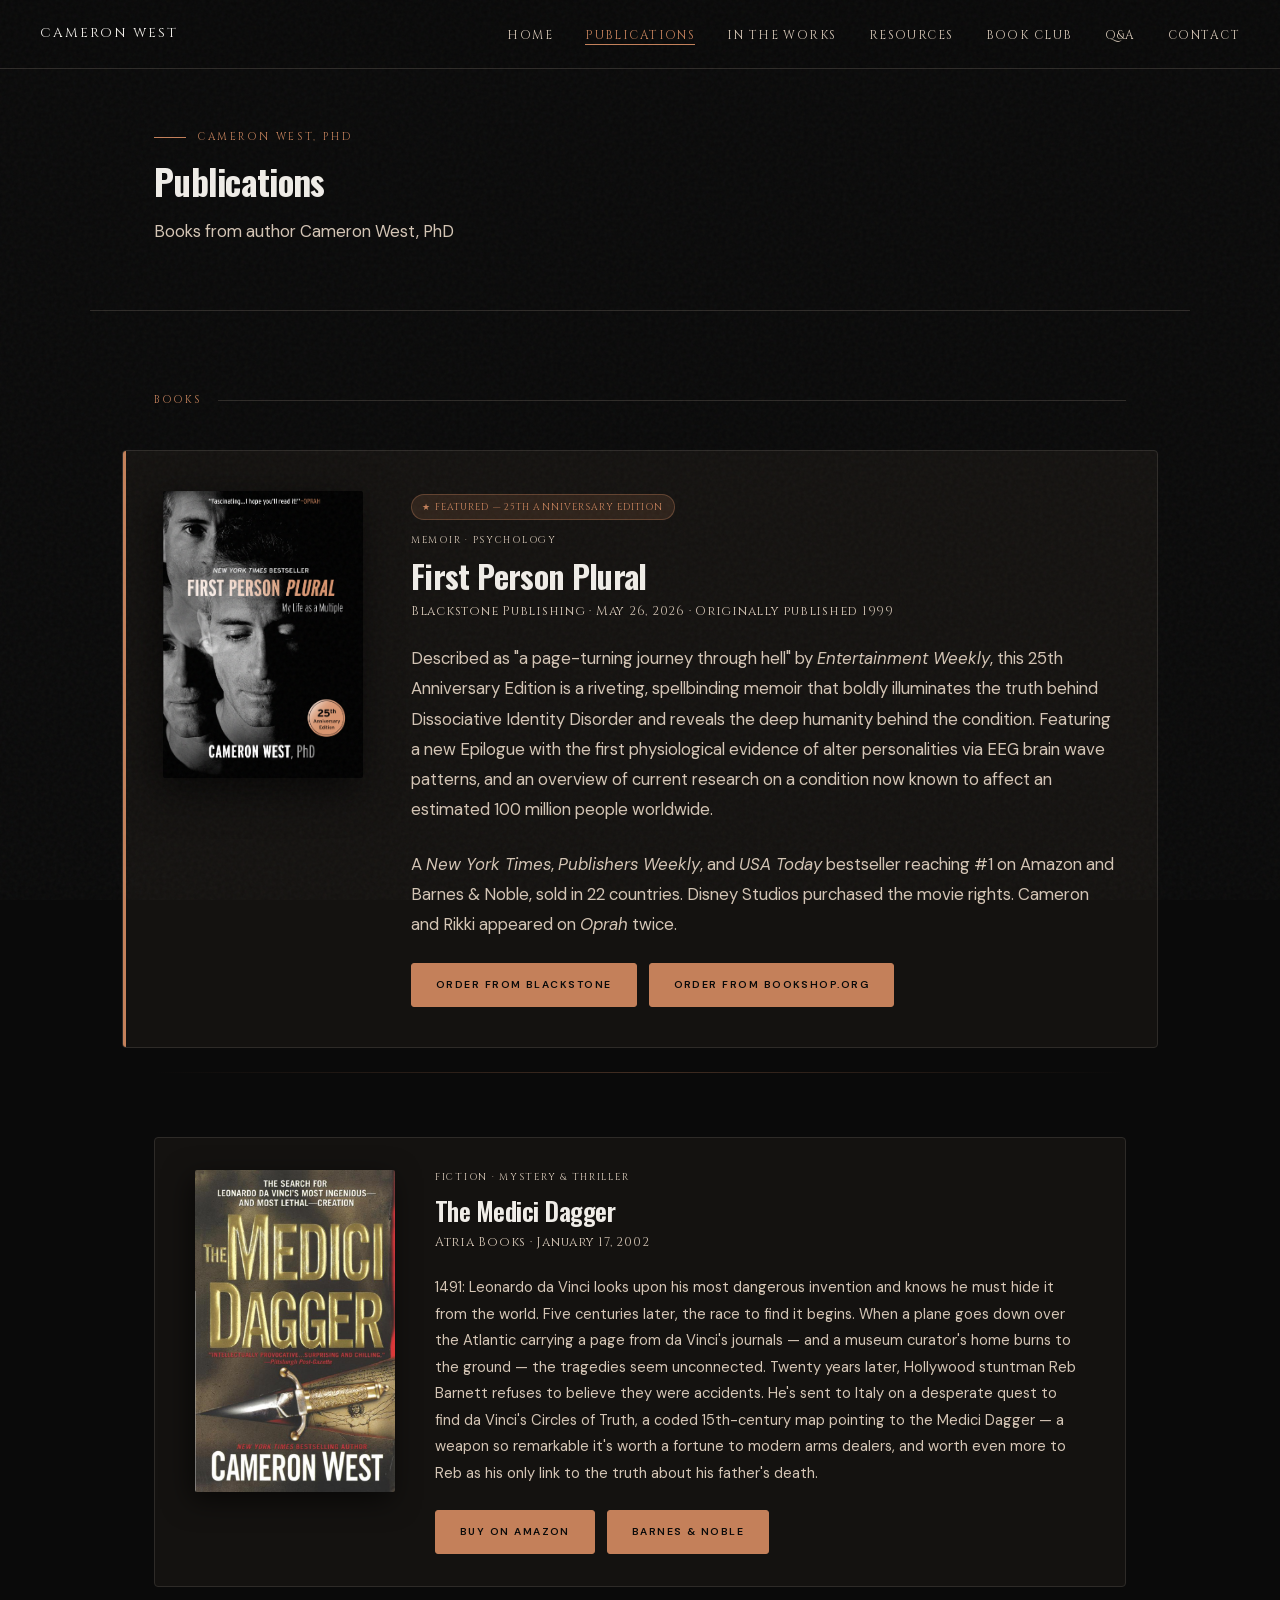
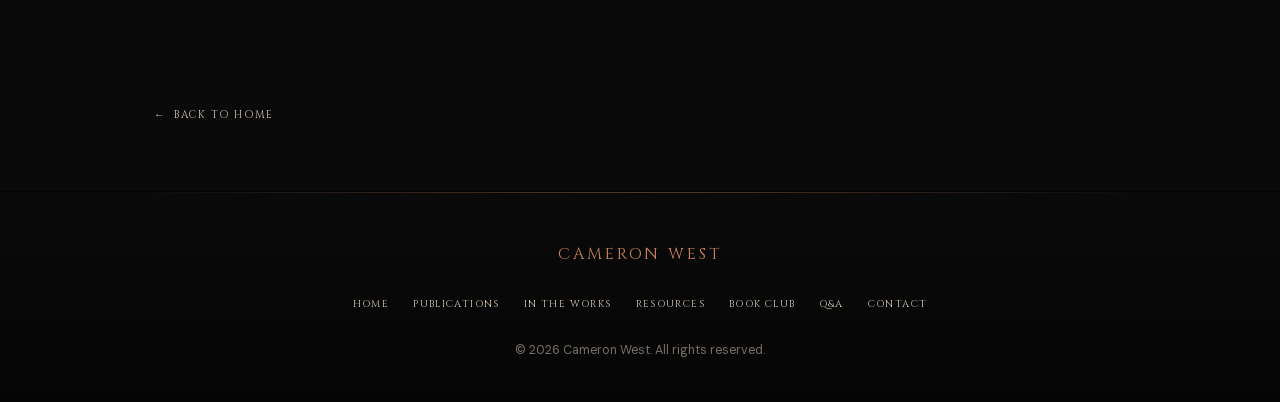
<file: publications.html>
<!DOCTYPE html>
<html lang="en">
<head>
  <meta charset="UTF-8" />
  <meta name="viewport" content="width=device-width, initial-scale=1.0" />
  <title>Publications — Cameron West, PhD</title>
  <meta name="description" content="Published works by Cameron West, PhD — books including the New York Times bestseller First Person Plural and The Medici Dagger." />
  <link rel="icon" type="image/x-icon" href="/favicon.ico">
  <link rel="icon" type="image/svg+xml" href="/favicon.svg">
  <link rel="apple-touch-icon" href="/favicon.ico">
  <!-- Fonts (self-hosted) -->
  <link rel="preload" as="style" href="/fonts/fonts.css" />
  <link rel="stylesheet" media="print" onload="this.media='all'" href="/fonts/fonts.css" />
  <noscript><link rel="stylesheet" href="/fonts/fonts.css" /></noscript>
  <style>
    *, *::before, *::after { box-sizing: border-box; margin: 0; padding: 0; }
    :root {
      --color-bg:         #0A0A0A;
      --color-surface:    #141210;
      --color-border:     #2E2B28;
      --color-text:       #F0EDE8;
      --color-text-muted: #D4C5B5;
      --color-accent:     #C4805A;
      --color-accent-dark:#8B6F5E;
      --font-display:     'Playfair Display', Georgia, serif;
      --font-body:        'Lora', Georgia, serif;
      --font-label:       'Cinzel', serif;
      --font-heading:     'Oswald', sans-serif;
      --max-width:        1100px;
      --gutter:           clamp(1.5rem, 5vw, 4rem);
      --transition:       0.35s ease;
    }
    html { scroll-behavior: smooth; }
    body {
      background: var(--color-bg);
      color: var(--color-text);
      font-family: "DM Sans", sans-serif;
      font-size: 1rem;
      line-height: 1.75;
      overflow-x: hidden;
    }
    /* grain overlay */
    body::before {
      content: '';
      position: fixed;
      inset: 0;
      z-index: 9999;
      pointer-events: none;
      opacity: 0.04;
      background-image: url("data:image/svg+xml,%3Csvg viewBox='0 0 256 256' xmlns='http://www.w3.org/2000/svg'%3E%3Cfilter id='noise'%3E%3CfeTurbulence type='fractalNoise' baseFrequency='0.9' numOctaves='4' stitchTiles='stitch'/%3E%3C/filter%3E%3Crect width='100%25' height='100%25' filter='url(%23noise)'/%3E%3C/svg%3E");
    }
    img { max-width: 100%; height: auto; display: block; }
    a { color: var(--color-accent); text-decoration: none; }
    a:hover { color: var(--color-text); }
    /* ── NAV ── */
    nav {
      position: fixed;
      top: 0; left: 0; right: 0;
      z-index: 1000;
      display: flex;
      align-items: center;
      justify-content: space-between;
      padding: 1.25rem 2.5rem;
      background: rgba(10,10,10,0.97);
      border-bottom: 1px solid var(--color-border);
    }
    .nav-logo {
      font-family: var(--font-label);
      font-size: 0.85rem;
      letter-spacing: 0.15em;
      color: var(--color-text);
      text-decoration: none;
      text-transform: uppercase;
    }
    .nav-links {
      display: flex;
      gap: 2rem;
      list-style: none;
    }
    .nav-links a {
      font-family: var(--font-label);
      font-size: 0.75rem;
      letter-spacing: 0.12em;
      text-transform: uppercase;
      color: var(--color-text-muted);
      text-decoration: none;
      position: relative;
      padding-bottom: 2px;
      transition: color var(--transition);
    }
    .nav-links a::after {
      content: '';
      position: absolute;
      bottom: 0; left: 0;
      width: 0; height: 1px;
      background: var(--color-accent);
      transition: width var(--transition);
    }
    .nav-links a:hover { color: var(--color-accent); }
    .nav-links a:hover::after { width: 100%; }
    .nav-links a.active { color: var(--color-accent); }
    .nav-links a.active::after { width: 100%; }
    .hamburger {
      display: none;
      flex-direction: column;
      gap: 5px;
      cursor: pointer;
      background: none;
      border: none;
      padding: 4px;
    }
    .hamburger span {
      display: block;
      width: 26px; height: 2px;
      background: var(--color-text);
      transition: transform var(--transition), opacity var(--transition);
    }
    .hamburger.open span:nth-child(1) { transform: rotate(45deg) translate(5px, 5px); }
    .hamburger.open span:nth-child(2) { opacity: 0; }
    .hamburger.open span:nth-child(3) { transform: rotate(-45deg) translate(5px, -5px); }
    /* mobile nav — same pattern as resources.html */
    .nav-links.open {
      display: flex;
      flex-direction: column;
      position: fixed;
      inset: 0;
      z-index: 999;
      background: rgba(10,10,10,0.97);
      align-items: center;
      justify-content: center;
      gap: clamp(0.75rem, 2.5vh, 2.5rem);
      padding: 2rem 0;
      overflow-y: auto;
    }
    .nav-links.open a {
      font-family: 'Cinzel', serif;
      font-size: clamp(0.9rem, 2.2vh, 1.3rem);
      letter-spacing: 0.15em;
      text-transform: uppercase;
      color: var(--color-text-muted);
    }
    .nav-links.open a:hover { color: var(--color-accent); }
    /* ── PAGE HEADER ── */
    .page-header {
      padding: 8rem var(--gutter) 4rem;
      max-width: var(--max-width);
      margin: 0 auto;
      border-bottom: 1px solid var(--color-border);
    }
    .page-eyebrow {
      font-family: var(--font-label);
      font-size: 0.65rem;
      letter-spacing: 0.25em;
      text-transform: uppercase;
      color: var(--color-accent);
      margin-bottom: 1rem;
      display: flex;
      align-items: center;
      gap: 0.75rem;
    }
    .page-eyebrow::before {
      content: '';
      display: inline-block;
      width: 2rem; height: 1px;
      background: var(--color-accent);
    }
    .page-title {
      font-family: var(--font-heading);
      font-size: clamp(1.6rem, 3.5vw, 2.2rem);
      font-weight: 700;
      line-height: 1.1;
      margin-bottom: 1rem;
      letter-spacing: -0.02em;
    }
    .page-intro {
      color: var(--color-text-muted);
      max-width: 640px;
      font-size: 1.05rem;
    }
    /* ── MAIN ── */
    main {
      max-width: var(--max-width);
      margin: 0 auto;
      padding: 5rem var(--gutter) 2rem;
    }
    /* ── SECTION HEADERS ── */
    .pub-section-label {
      font-family: var(--font-label);
      font-size: 0.65rem;
      letter-spacing: 0.25em;
      text-transform: uppercase;
      color: var(--color-accent);
      display: flex;
      align-items: center;
      gap: 1rem;
      margin-bottom: 2.5rem;
    }
    .pub-section-label::after {
      content: '';
      flex: 1;
      height: 1px;
      background: var(--color-border);
    }
    /* ── FEATURED BOOK CARD ── */
    .book-featured {
      display: grid;
      grid-template-columns: 200px 1fr;
      gap: 3rem;
      align-items: start;
      background: var(--color-surface);
      border: 1px solid var(--color-border);
      border-radius: 4px;
      padding: 2.5rem;
      margin-bottom: 1.5rem;
      position: relative;
      overflow: hidden;
    }
    .book-featured::before {
      content: '';
      position: absolute;
      top: 0; left: 0;
      width: 3px; height: 100%;
      background: var(--color-accent);
    }
    .book-featured .cover {
      width: 100%;
      box-shadow: -6px 12px 40px rgba(0,0,0,0.7);
      border-radius: 2px;
    }
    .book-tag {
      display: inline-block;
      font-family: var(--font-label);
      font-size: 0.58rem;
      letter-spacing: 0.12em;
      text-transform: uppercase;
      padding: 0.25rem 0.65rem;
      border-radius: 999px;
      background: rgba(196,128,90,0.15);
      color: var(--color-accent);
      border: 1px solid rgba(196,128,90,0.35);
      margin-bottom: 0.85rem;
    }
    .book-genre {
      font-family: var(--font-label);
      font-size: 0.6rem;
      letter-spacing: 0.18em;
      text-transform: uppercase;
      color: var(--color-text-muted);
      margin-bottom: 0.5rem;
    }
    .book-title-lg {
      font-family: var(--font-heading);
      font-size: clamp(1.6rem, 2.5vw, 2.2rem);
      font-weight: 700;
      letter-spacing: -0.02em;
      line-height: 1.15;
      margin-bottom: 0.4rem;
    }
    .book-publisher {
      font-size: 0.78rem;
      color: var(--color-text-muted);
      font-family: var(--font-label);
      letter-spacing: 0.06em;
      margin-bottom: 1.25rem;
    }
    .book-desc {
      font-size: 0.92rem;
      color: var(--color-text-muted);
      line-height: 1.8;
      margin-bottom: 1.5rem;
    }
    .book-btns {
      display: flex;
      flex-wrap: wrap;
      gap: 0.75rem;
    }
    @media (min-width: 769px) {
      .book-featured {
        margin-left: calc(var(--gutter) * -0.5);
        margin-right: calc(var(--gutter) * -0.5);
      }
      .book-featured .book-desc {
        font-size: 1.05rem;
      }
    }
    .btn-primary {
      display: inline-block !important;
      width: auto !important;
      min-width: unset !important;
      font-family: 'DM Sans', sans-serif;
      font-style: normal;
      font-size: 0.9rem;
      font-weight: 600;
      letter-spacing: 0.15em;
      text-transform: uppercase;
      padding: 0.85rem 2.5rem;
      background: var(--color-accent);
      color: #0A0A0A;
      border-radius: 3px;
      border: 1px solid var(--color-accent);
      text-decoration: none;
      cursor: pointer;
      transition: background 0.2s, color 0.2s, transform 0.15s;
    }
    .btn-primary:hover {
      background: #d4926b;
      border-color: #d4926b;
      color: #0A0A0A;
      transform: translateY(-1px);
    }
    .buy-buttons { display: flex; gap: 0.75rem; flex-wrap: wrap; align-items: center; }
    .btn-book-secondary {
      font-family: 'DM Sans', sans-serif;
      font-size: 0.65rem;
      font-weight: 700;
      letter-spacing: 0.14em;
      text-transform: uppercase;
      padding: 0.75rem 1.5rem;
      background: var(--color-accent);
      color: #0A0A0A;
      border: 1px solid var(--color-accent);
      border-radius: 3px;
      text-decoration: none;
      display: inline-block !important;
      width: auto !important;
      transition: background var(--transition), color var(--transition);
    }
    .btn-book-secondary:hover {
      background: #d4926b;
      border-color: #d4926b;
      color: #0A0A0A;
    }
    @media (max-width: 768px) {
      .buy-buttons {
        flex-direction: column;
        align-items: center;
        width: 100%;
      }
      .book-btns {
        flex-direction: column;
        align-items: center;
      }
      .btn-book-secondary {
        width: 100% !important;
        text-align: center;
        height: 54px;
        display: flex !important;
        align-items: center;
        justify-content: center;
        padding-top: 0;
        padding-bottom: 0;
      }
    }
    /* ── SECONDARY BOOK CARD ── */
    .book-secondary {
      display: grid;
      grid-template-columns: 200px 1fr;
      gap: 2.5rem;
      align-items: start;
      background: var(--color-surface);
      border: 1px solid var(--color-border);
      border-radius: 4px;
      padding: 2rem 2.5rem;
      margin-bottom: 4rem;
      opacity: 0.95;
    }
    .book-secondary .cover {
      width: 100%;
      box-shadow: -4px 8px 28px rgba(0,0,0,0.6);
      border-radius: 2px;
    }
    .book-title-sm {
      font-family: var(--font-heading);
      font-size: clamp(1.25rem, 2vw, 1.65rem);
      font-weight: 600;
      letter-spacing: -0.02em;
      line-height: 1.2;
      margin-bottom: 0.4rem;
    }
    .book-pull-quote {
      font-style: italic;
      font-size: 0.88rem;
      color: var(--color-accent);
      border-left: 2px solid var(--color-accent);
      padding-left: 1rem;
      margin: 1rem 0 1.25rem;
      line-height: 1.65;
    }
    /* ── SECTION RULE ── */
    .section-rule {
      width: 100%;
      height: 1px;
      background: linear-gradient(to right, transparent, var(--color-accent), transparent);
      opacity: 0.3;
      margin: 1rem 0 4rem;
    }
    /* ── ESSAYS SECTION ── */
    .author-callout {
      display: flex;
      align-items: center;
      justify-content: space-between;
      gap: 2.5rem;
      background: var(--color-surface);
      border-left: 4px solid var(--color-accent);
      padding: 2.25rem 2.75rem;
      margin-bottom: 4rem;
    }
    .author-callout-label {
      font-family: var(--font-label);
      font-size: 0.6rem;
      letter-spacing: 0.25em;
      text-transform: uppercase;
      color: var(--color-accent);
      margin-bottom: 0.6rem;
      display: flex;
      align-items: center;
      gap: 0.6rem;
    }
    .author-callout-label::before {
      content: '';
      display: inline-block;
      width: 1.5rem;
      height: 1px;
      background: var(--color-accent);
    }
    .author-callout-title {
      font-family: var(--font-body);
      font-size: clamp(1.05rem, 1.6vw, 1.3rem);
      font-weight: 600;
      margin-bottom: 0.5rem;
      color: var(--color-text);
    }
    .author-callout-desc {
      font-size: 0.9rem;
      color: var(--color-text-muted);
      line-height: 1.7;
    }
    .author-callout-link {
      flex-shrink: 0;
      font-family: 'DM Sans', sans-serif;
      font-size: 0.68rem;
      font-weight: 700;
      letter-spacing: 0.15em;
      text-transform: uppercase;
      background: var(--color-accent);
      color: var(--color-bg);
      padding: 0.8rem 1.75rem;
      text-decoration: none;
      white-space: nowrap;
      transition: background var(--transition);
    }
    .author-callout-link:hover {
      background: #d4926b;
      color: var(--color-bg);
    }
    @media (max-width: 640px) {
      .author-callout { flex-direction: column; align-items: flex-start; padding: 1.75rem; }
    }
    /* ── BACK LINK ── */
    .back-link-wrap {
      max-width: var(--max-width);
      margin: 0 auto;
      padding: 1rem var(--gutter) 4rem;
    }
    .back-link {
      font-family: var(--font-label);
      font-size: 0.65rem;
      letter-spacing: 0.15em;
      text-transform: uppercase;
      color: var(--color-text-muted);
      text-decoration: none;
      display: inline-flex;
      align-items: center;
      gap: 0.5rem;
      transition: color 0.2s;
    }
    .back-link:hover { color: var(--color-accent); }
    .back-link::before { content: '←'; }
    /* ── FOOTER ── */
    footer {
      padding: 3rem 2rem 2.5rem;
      text-align: center;
      border-top: 1px solid transparent;
      background: linear-gradient(to bottom, var(--color-bg), #050505);
      position: relative;
    }
    footer::before {
      content: '';
      position: absolute;
      top: 0; left: 10%; right: 10%;
      height: 1px;
      background: linear-gradient(to right, transparent, var(--color-accent), transparent);
      opacity: 0.4;
    }
    .footer-name {
      font-family: var(--font-label);
      font-size: 1rem;
      letter-spacing: 0.18em;
      text-transform: uppercase;
      color: var(--color-accent);
      margin-bottom: 1.25rem;
    }
    .footer-nav {
      display: flex;
      justify-content: center;
      flex-wrap: wrap;
      gap: 1.5rem;
      list-style: none;
      margin-bottom: 1.5rem;
    }
    .footer-nav a {
      font-family: var(--font-label);
      font-size: 0.62rem;
      letter-spacing: 0.14em;
      text-transform: uppercase;
      color: var(--color-text-muted);
      text-decoration: none;
      transition: color var(--transition);
    }
    .footer-nav a:hover { color: var(--color-accent); }
    .footer-copy {
      font-size: 0.78rem;
      color: var(--color-text-muted);
      opacity: 0.55;
    }
    /* ── FADE UP ── */
    .fade-up {
      opacity: 0;
      transform: translateY(20px);
      transition: opacity 0.55s ease, transform 0.55s ease;
    }
    .fade-up.visible {
      opacity: 1;
      transform: none;
    }
    /* ── RESPONSIVE ── */
    @media (max-width: 768px) {
      .nav-links { display: none; }
      .hamburger { display: flex; }
      .book-featured,
      .book-secondary {
        grid-template-columns: 1fr;
        gap: 1.75rem;
        padding: 1.75rem;
      }
      .book-featured .cover { max-width: 160px; }
      .book-secondary .cover { max-width: 130px; }
      .articles-grid { grid-template-columns: 1fr; }
    }
  </style>
</head>
<body>
  <!-- NAV -->
  <nav>
    <a class="nav-logo" href="index.html">Cameron West</a>
    <ul class="nav-links" id="navLinks">
      <li><a href="index.html">Home</a></li>
      <li><a href="publications.html" class="active">Publications</a></li>
      <li><a href="the-works">In the Works</a></li>
      <li><a href="resources.html">Resources</a></li>
      <li><a href="bookclub">Book Club</a></li>
      <li><a href="qa.html">Q&amp;A</a></li>
      <li><a href="contact">Contact</a></li>
    </ul>
    <button class="hamburger" id="hamburger" aria-label="Toggle navigation">
      <span></span><span></span><span></span>
    </button>
  </nav>
  <!-- PAGE HEADER -->
  <header class="page-header fade-up">
    <p class="page-eyebrow">Cameron West, PhD</p>
    <h1 class="page-title">Publications</h1>
    <p class="page-intro">Books from author Cameron West, PhD</p>
  </header>
  <!-- MAIN -->
  <main>
    <!-- BOOKS -->
    <div class="pub-section-label fade-up">Books</div>
    <!-- FIRST PERSON PLURAL -->
    <article class="book-featured fade-up">
      <img class="cover" src="img/firstpersonplural.png" alt="First Person Plural book cover" loading="lazy" />
      <div>
        <span class="book-tag">★ Featured — 25th Anniversary Edition</span>
        <p class="book-genre">Memoir · Psychology</p>
        <h2 class="book-title-lg">First Person Plural</h2>
        <p class="book-publisher">Blackstone Publishing · May 26, 2026 · Originally published 1999</p>
        <p class="book-desc">
          Described as "a page-turning journey through hell" by <em>Entertainment Weekly</em>, this 25th Anniversary Edition is a riveting, spellbinding memoir that boldly illuminates the truth behind Dissociative Identity Disorder and reveals the deep humanity behind the condition. Featuring a new Epilogue with the first physiological evidence of alter personalities via EEG brain wave patterns, and an overview of current research on a condition now known to affect an estimated 100 million people worldwide.
        </p>
        <p class="book-desc">
          A <em>New York Times</em>, <em>Publishers Weekly</em>, and <em>USA Today</em> bestseller reaching #1 on Amazon and Barnes &amp; Noble, sold in 22 countries. Disney Studios purchased the movie rights. Cameron and Rikki appeared on <em>Oprah</em> twice.
        </p>
        <div class="book-btns">
          <div class="buy-buttons">
            <a href="https://www.blackstonepublishing.com/products/book-kd57?variant=47124332839050" class="btn-book-secondary" target="_blank" rel="noopener">Order from Blackstone</a>
            <a href="https://bookshop.org/p/books/first-person-plural-my-life-as-a-multiple-phd/b32a1eea08ca3cfb?ean=9798228706170&next=t" class="btn-book-secondary" target="_blank" rel="noopener">Order from Bookshop.org</a>
          </div>
        </div>
      </div>
    </article>
    <!-- DIVIDER -->
    <div class="section-rule"></div>
    <!-- THE MEDICI DAGGER -->
    <article class="book-secondary fade-up">
      <img class="cover" src="img/MD-cover.png" alt="The Medici Dagger book cover" loading="lazy" />
      <div>
        <p class="book-genre">Fiction · Mystery &amp; Thriller</p>
        <h2 class="book-title-sm">The Medici Dagger</h2>
        <p class="book-publisher">Atria Books · January 17, 2002</p>
        <p class="book-desc">
          1491: Leonardo da Vinci looks upon his most dangerous invention and knows he must hide it from the world. Five centuries later, the race to find it begins. When a plane goes down over the Atlantic carrying a page from da Vinci's journals — and a museum curator's home burns to the ground — the tragedies seem unconnected. Twenty years later, Hollywood stuntman Reb Barnett refuses to believe they were accidents. He's sent to Italy on a desperate quest to find da Vinci's Circles of Truth, a coded 15th-century map pointing to the Medici Dagger — a weapon so remarkable it's worth a fortune to modern arms dealers, and worth even more to Reb as his only link to the truth about his father's death.
        </p>
        <div class="book-btns">
          <a class="btn-book-secondary" href="https://www.amazon.com/Medici-Dagger-Cameron-West-ebook/dp/B000FC0RM4?tag=ustxtaddt-20" target="_blank" rel="noopener">Buy on Amazon</a>
          <a class="btn-book-secondary" href="https://www.barnesandnoble.com/w/the-medici-dagger-cameron-west/1100307529" target="_blank" rel="noopener">Barnes &amp; Noble</a>
        </div>
      </div>
    </article>
  </main>
  <!-- BACK LINK -->
  <div class="back-link-wrap">
    <a class="back-link" href="index.html">Back to Home</a>
  </div>
  <!-- FOOTER -->
  <footer>
    <p class="footer-name">Cameron West</p>
    <ul class="footer-nav">
      <li><a href="index.html">Home</a></li>
      <li><a href="publications.html">Publications</a></li>
      <li><a href="the-works">In the Works</a></li>
      <li><a href="resources.html">Resources</a></li>
      <li><a href="bookclub">Book Club</a></li>
      <li><a href="qa.html">Q&amp;A</a></li>
      <li><a href="contact">Contact</a></li>
    </ul>
    <p class="footer-copy">© 2026 Cameron West. All rights reserved.</p>
  </footer>
  <script>
    /* ── HAMBURGER / MOBILE NAV ── */
    const hamburger = document.getElementById('hamburger');
    const navLinks  = document.getElementById('navLinks');
    hamburger.addEventListener('click', () => {
      const open = navLinks.classList.toggle('open');
      hamburger.classList.toggle('open', open);
      document.body.style.overflow = open ? 'hidden' : '';
    });
    /* close on link tap */
    navLinks.querySelectorAll('a').forEach(a => {
      a.addEventListener('click', () => {
        navLinks.classList.remove('open');
        hamburger.classList.remove('open');
        document.body.style.overflow = '';
      });
    });
    /* ── FADE UP ON SCROLL ── */
    const fadeEls = document.querySelectorAll('.fade-up');
    const fadeObserver = new IntersectionObserver((entries) => {
      entries.forEach(entry => {
        if (entry.isIntersecting) {
          entry.target.classList.add('visible');
          fadeObserver.unobserve(entry.target);
        }
      });
    }, { threshold: 0.1 });
    fadeEls.forEach(el => fadeObserver.observe(el));
  </script>
</body>
</html>
</file>
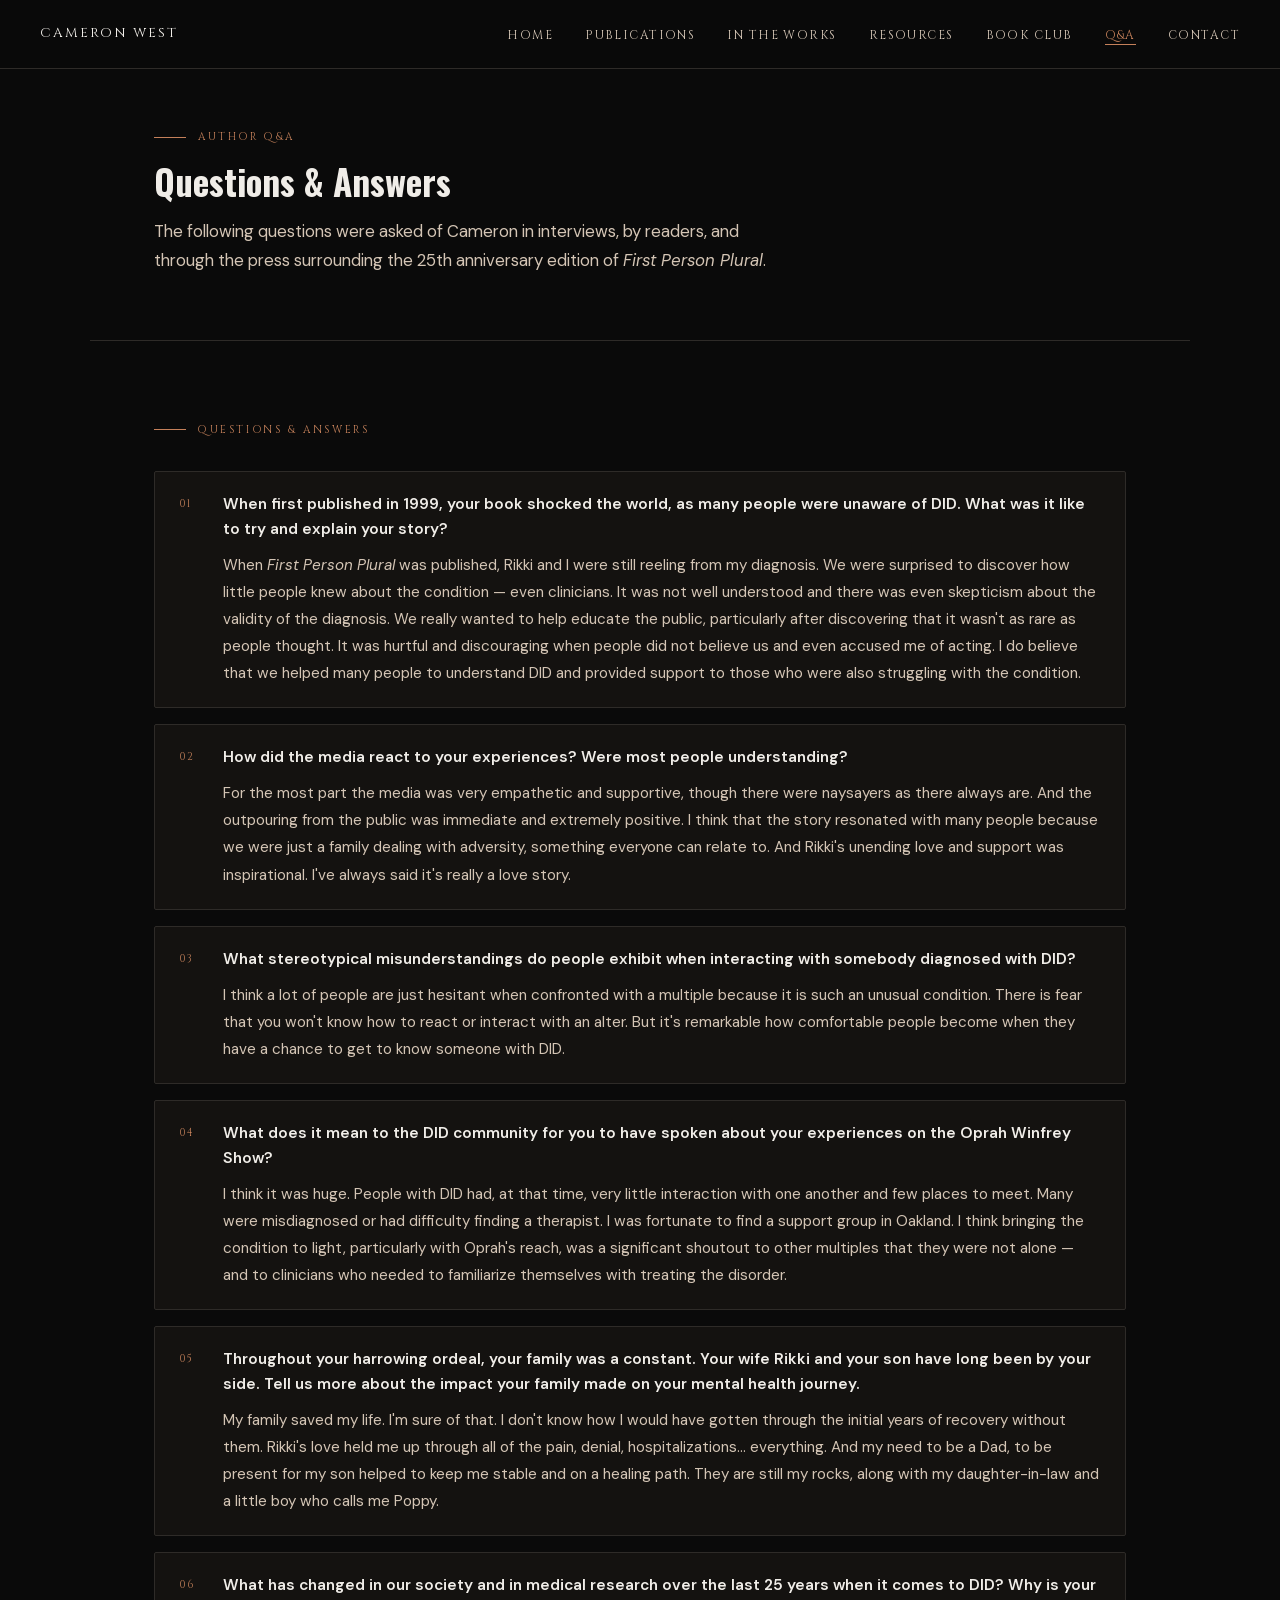
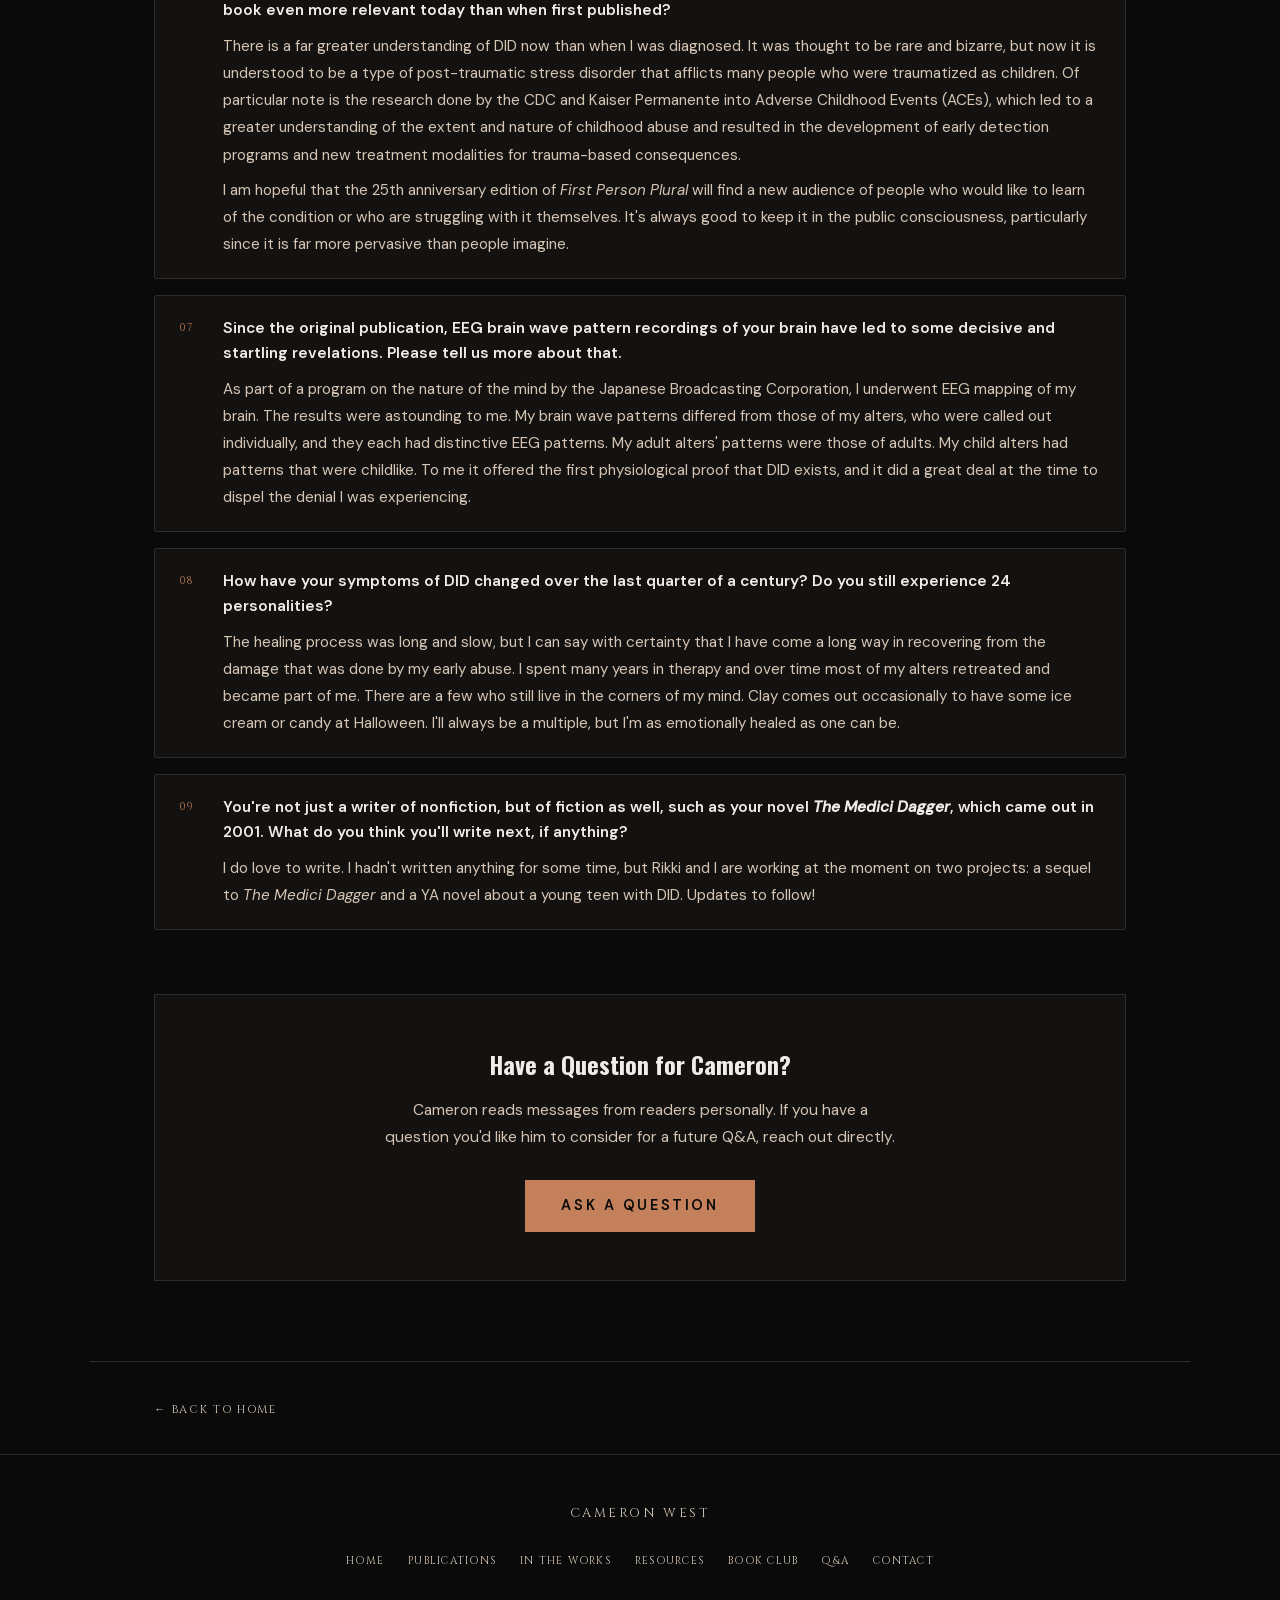
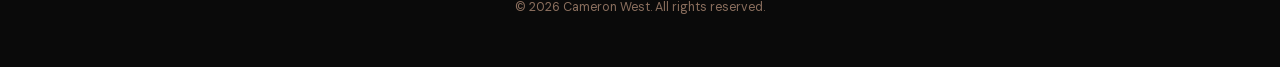
<file: qa.html>
<!DOCTYPE html>
<html lang="en">
<head>
  <meta charset="UTF-8" />
  <meta name="viewport" content="width=device-width, initial-scale=1.0" />
  <title>Author Q&amp;A — Cameron West, PhD</title>
  <meta name="description" content="Cameron West answers questions from readers, journalists, and the DID community — on the book, his journey, and life today." />
  <meta name="keywords" content="Cameron West, First Person Plural, Q&A, interview, DID, Dissociative Identity Disorder" />
  <meta name="author" content="Cameron West" />
  <link rel="canonical" href="https://cameronwestauthor.com/qa.html" />
  <meta property="og:type"        content="website" />
  <meta property="og:url"         content="https://cameronwestauthor.com/qa.html" />
  <meta property="og:title"       content="Author Q&amp;A — Cameron West, PhD" />
  <meta property="og:description" content="Cameron West answers questions from readers, journalists, and the DID community." />
  <meta property="og:image"       content="https://cameronwestauthor.com/img/firstpersonplural.png" />
  <meta property="og:site_name"   content="Cameron West Author" />
  <link rel="icon" type="image/x-icon" href="/favicon.ico">
  <link rel="icon" type="image/svg+xml" href="/favicon.svg">
  <link rel="apple-touch-icon" href="/favicon.ico">
  <!-- Fonts (self-hosted) -->
  <link rel="preload" as="style" href="/fonts/fonts.css" />
  <link rel="stylesheet" media="print" onload="this.media='all'" href="/fonts/fonts.css" />
  <noscript><link rel="stylesheet" href="/fonts/fonts.css" /></noscript>
  <style>
    *, *::before, *::after { box-sizing: border-box; margin: 0; padding: 0; }
    :root {
      --color-bg: #0A0A0A;
      --color-surface: #141210;
      --color-border: #2E2B28;
      --color-text: #F0EDE8;
      --color-text-muted: #D4C5B5;
      --color-accent: #C4805A;
      --color-accent-dark: #8B6F5E;
      --font-display: 'Playfair Display', Georgia, serif;
      --font-body: 'Lora', Georgia, serif;
      --font-label: 'Cinzel', serif;
      --max-width: 1100px;
      --gutter: clamp(1.5rem, 5vw, 4rem);
    }
    html { scroll-behavior: smooth; }
    body { background: var(--color-bg); color: var(--color-text); font-family: "DM Sans", sans-serif; font-size: 1rem; line-height: 1.75; }
    /* ── NAV ── */
    nav { position: fixed; top: 0; left: 0; right: 0; z-index: 1000; display: flex; align-items: center; justify-content: space-between; padding: 1.25rem 2.5rem; background: rgba(10,10,10,0.97); border-bottom: 1px solid var(--color-border); }
    .nav-logo { font-family: var(--font-label); font-size: 0.85rem; letter-spacing: 0.15em; color: var(--color-text); text-decoration: none; text-transform: uppercase; }
    .nav-links { display: flex; gap: 2rem; list-style: none; }
    .nav-links a { font-family: var(--font-label); font-size: 0.75rem; letter-spacing: 0.12em; text-transform: uppercase; color: var(--color-text-muted); text-decoration: none; position: relative; padding-bottom: 2px; transition: color 0.2s; }
    .nav-links a::after { content: ''; position: absolute; bottom: 0; left: 0; width: 0; height: 1px; background: var(--color-accent); transition: width 0.25s; }
    .nav-links a:hover { color: var(--color-text); }
    .nav-links a:hover::after, .nav-links a.active::after { width: 100%; }
    .nav-links a.active { color: var(--color-accent); }
    .hamburger { display: none; flex-direction: column; gap: 5px; cursor: pointer; background: none; border: none; padding: 4px; }
    .hamburger span { display: block; width: 26px; height: 2px; background: var(--color-text); transition: transform 0.35s, opacity 0.35s; }
    .hamburger.open span:nth-child(1) { transform: translateY(7px) rotate(45deg); }
    .hamburger.open span:nth-child(2) { opacity: 0; }
    .hamburger.open span:nth-child(3) { transform: translateY(-7px) rotate(-45deg); }
    .mobile-nav { display: none; position: fixed; inset: 0; background: var(--color-bg); z-index: 999; flex-direction: column; align-items: center; justify-content: center; gap: clamp(0.75rem, 2.5vh, 2.5rem); padding: 2rem 0; overflow-y: auto; }
    .mobile-nav.open { display: flex; }
    .mobile-nav a { font-family: 'Cinzel', serif; font-size: clamp(0.9rem, 2.2vh, 1.3rem); letter-spacing: 0.15em; text-transform: uppercase; color: var(--color-text-muted); text-decoration: none; }
    @media (max-width: 680px) {
      .nav-links { display: none; }
      .hamburger { display: flex; }
    }
    /* ── PAGE HEADER ── */
    .page-header { padding: 8rem var(--gutter) 4rem; max-width: var(--max-width); margin: 0 auto; border-bottom: 1px solid var(--color-border); }
    .page-eyebrow { font-family: var(--font-label); font-size: 0.65rem; letter-spacing: 0.25em; text-transform: uppercase; color: var(--color-accent); margin-bottom: 1rem; display: flex; align-items: center; gap: 0.75rem; }
    .page-eyebrow::before { content: ''; display: inline-block; width: 2rem; height: 1px; background: var(--color-accent); }
    .page-title { font-family: 'Oswald', sans-serif; font-size: clamp(1.6rem, 3.5vw, 2.2rem); font-weight: 700; line-height: 1.1; margin-bottom: 1rem; }
    .page-intro { color: var(--color-text-muted); max-width: 640px; font-size: 1.05rem; }
    /* ── MAIN ── */
    .bookclub-main { max-width: var(--max-width); margin: 0 auto; padding: clamp(3rem, 8vw, 5rem) var(--gutter); }
    /* ── INTRO NOTE ── */
    .guide-intro { background: var(--color-surface); border: 1px solid var(--color-border); border-left: 3px solid var(--color-accent); padding: 1.75rem 2rem; border-radius: 2px; margin-bottom: 3.5rem; }
    .guide-intro p { color: var(--color-text-muted); font-size: 1.0rem; }
    /* ── SECTION LABEL ── */
    .questions-label { font-family: var(--font-label); font-size: 0.65rem; letter-spacing: 0.25em; text-transform: uppercase; color: var(--color-accent); margin-bottom: 2rem; display: flex; align-items: center; gap: 0.75rem; }
    .questions-label::before { content: ''; display: inline-block; width: 2rem; height: 1px; background: var(--color-accent); }
    /* ── INDIVIDUAL QUESTIONS ── */
    .question-list { list-style: none; display: flex; flex-direction: column; gap: 1rem; }
    .question-list li { display: flex; gap: 1.25rem; align-items: flex-start; padding: 1.25rem 1.5rem; background: var(--color-surface); border: 1px solid var(--color-border); border-radius: 2px; transition: border-color 0.2s; }
    .question-list li:hover { border-color: var(--color-accent-dark); }
    .q-num { font-family: var(--font-label); font-size: 0.65rem; color: var(--color-accent); letter-spacing: 0.1em; padding-top: 0.2rem; min-width: 1.5rem; }
    /* ── Q&A BODY RULES ── */
    .qa-body { flex: 1; }
    .qa-question { font-size: 0.97rem; font-weight: 600; color: var(--color-text); line-height: 1.6; margin-bottom: 0.65rem; }
    .qa-answer { font-size: 0.95rem; color: var(--color-text-muted); line-height: 1.78; margin-bottom: 0.5rem; }
    .qa-answer:last-child { margin-bottom: 0; }
    /* ── ASK A QUESTION CTA ── */
    .ask-wrap { margin-top: 4rem; padding: 3rem; background: var(--color-surface); border: 1px solid var(--color-border); text-align: center; }
    .ask-wrap h2 { font-family: 'Oswald', sans-serif; font-size: 1.5rem; margin-bottom: 0.75rem; }
    .ask-wrap p { color: var(--color-text-muted); max-width: 520px; margin: 0 auto 1.75rem; font-size: 0.97rem; }
    .btn-ask { display: inline-block; font-family: "DM Sans", sans-serif; font-size: 0.9rem; font-weight: 600; letter-spacing: 0.18em; text-transform: uppercase; color: var(--color-bg); background: var(--color-accent); padding: 0.85rem 2.25rem; text-decoration: none; transition: background 0.2s, transform 0.15s; }
    .btn-ask:hover { background: #D4926B; border-color: #D4926B; color: var(--color-bg); transform: translateY(-1px); }
    /* ── DIVIDER ── */
    .section-rule { border: none; border-top: 1px solid var(--color-border); max-width: var(--max-width); margin: 0 auto; }
    /* ── BACK LINK ── */
    .back-link-wrap { max-width: var(--max-width); margin: 0 auto; padding: 2rem var(--gutter); }
    .back-link-wrap a { font-family: var(--font-label); font-size: 0.7rem; letter-spacing: 0.15em; text-transform: uppercase; color: var(--color-text-muted); text-decoration: none; transition: color 0.2s; }
    .back-link-wrap a:hover { color: var(--color-accent); }
    /* ── FOOTER ── */
    footer { border-top: 1px solid var(--color-border); padding: 3rem var(--gutter); text-align: center; }
    .footer-name { font-family: var(--font-label); font-size: 0.8rem; letter-spacing: 0.2em; text-transform: uppercase; color: var(--color-text-muted); margin-bottom: 1.25rem; }
    .footer-nav { display: flex; justify-content: center; flex-wrap: wrap; gap: 1.5rem; list-style: none; margin-bottom: 1.5rem; }
    .footer-nav a { font-family: var(--font-label); font-size: 0.65rem; letter-spacing: 0.12em; text-transform: uppercase; color: var(--color-text-muted); text-decoration: none; transition: color 0.2s; }
    .footer-nav a:hover { color: var(--color-accent); }
    .footer-copy { font-size: 0.78rem; color: var(--color-accent-dark); }
  </style>
</head>
<body>
  <nav id="nav">
    <a href="index.html" class="nav-logo">Cameron West</a>
    <ul class="nav-links" id="navLinks">
      <li><a href="index.html">Home</a></li>
      <li><a href="publications.html">Publications</a></li>
      <li><a href="the-works">In the Works</a></li>
      <li><a href="resources.html">Resources</a></li>
      <li><a href="bookclub">Book Club</a></li>
      <li><a href="qa.html" class="active">Q&amp;A</a></li>
      <li><a href="contact">Contact</a></li>
    </ul>
    <button class="hamburger" id="hamburger" aria-label="Menu">
      <span></span><span></span><span></span>
    </button>
  </nav>
  <div class="mobile-nav" id="mobileNav">
    <a href="index.html">Home</a>
    <a href="publications.html">Publications</a>
    <a href="the-works">In the Works</a>
    <a href="resources.html">Resources</a>
    <a href="bookclub">Book Club</a>
    <a href="qa.html">Q&amp;A</a>
    <a href="contact">Contact</a>
  </div>
  <div class="page-header">
    <p class="page-eyebrow">Author Q&amp;A</p>
    <h1 class="page-title">Questions &amp; Answers</h1>
    <p class="page-intro">The following questions were asked of Cameron in interviews, by readers, and through the press surrounding the 25th anniversary edition of <em>First Person Plural</em>.</p>
  </div>
  <main class="bookclub-main">
<p class="questions-label">Questions &amp; Answers</p>
    <ul class="question-list">
      <li>
        <span class="q-num">01</span>
        <div class="qa-body">
          <p class="qa-question">When first published in 1999, your book shocked the world, as many people were unaware of DID. What was it like to try and explain your story?</p>
          <p class="qa-answer">When <em>First Person Plural</em> was published, Rikki and I were still reeling from my diagnosis. We were surprised to discover how little people knew about the condition — even clinicians. It was not well understood and there was even skepticism about the validity of the diagnosis. We really wanted to help educate the public, particularly after discovering that it wasn't as rare as people thought. It was hurtful and discouraging when people did not believe us and even accused me of acting. I do believe that we helped many people to understand DID and provided support to those who were also struggling with the condition.</p>
        </div>
      </li>
      <li>
        <span class="q-num">02</span>
        <div class="qa-body">
          <p class="qa-question">How did the media react to your experiences? Were most people understanding?</p>
          <p class="qa-answer">For the most part the media was very empathetic and supportive, though there were naysayers as there always are. And the outpouring from the public was immediate and extremely positive. I think that the story resonated with many people because we were just a family dealing with adversity, something everyone can relate to. And Rikki's unending love and support was inspirational. I've always said it's really a love story.</p>
        </div>
      </li>
      <li>
        <span class="q-num">03</span>
        <div class="qa-body">
          <p class="qa-question">What stereotypical misunderstandings do people exhibit when interacting with somebody diagnosed with DID?</p>
          <p class="qa-answer">I think a lot of people are just hesitant when confronted with a multiple because it is such an unusual condition. There is fear that you won't know how to react or interact with an alter. But it's remarkable how comfortable people become when they have a chance to get to know someone with DID.</p>
        </div>
      </li>
      <li>
        <span class="q-num">04</span>
        <div class="qa-body">
          <p class="qa-question">What does it mean to the DID community for you to have spoken about your experiences on the Oprah Winfrey Show?</p>
          <p class="qa-answer">I think it was huge. People with DID had, at that time, very little interaction with one another and few places to meet. Many were misdiagnosed or had difficulty finding a therapist. I was fortunate to find a support group in Oakland. I think bringing the condition to light, particularly with Oprah's reach, was a significant shoutout to other multiples that they were not alone — and to clinicians who needed to familiarize themselves with treating the disorder.</p>
        </div>
      </li>
      <li>
        <span class="q-num">05</span>
        <div class="qa-body">
          <p class="qa-question">Throughout your harrowing ordeal, your family was a constant. Your wife Rikki and your son have long been by your side. Tell us more about the impact your family made on your mental health journey.</p>
          <p class="qa-answer">My family saved my life. I'm sure of that. I don't know how I would have gotten through the initial years of recovery without them. Rikki's love held me up through all of the pain, denial, hospitalizations… everything. And my need to be a Dad, to be present for my son helped to keep me stable and on a healing path. They are still my rocks, along with my daughter-in-law and a little boy who calls me Poppy.</p>
        </div>
      </li>
      <li>
        <span class="q-num">06</span>
        <div class="qa-body">
          <p class="qa-question">What has changed in our society and in medical research over the last 25 years when it comes to DID? Why is your book even more relevant today than when first published?</p>
          <p class="qa-answer">There is a far greater understanding of DID now than when I was diagnosed. It was thought to be rare and bizarre, but now it is understood to be a type of post-traumatic stress disorder that afflicts many people who were traumatized as children. Of particular note is the research done by the CDC and Kaiser Permanente into Adverse Childhood Events (ACEs), which led to a greater understanding of the extent and nature of childhood abuse and resulted in the development of early detection programs and new treatment modalities for trauma-based consequences.</p>
          <p class="qa-answer">I am hopeful that the 25th anniversary edition of <em>First Person Plural</em> will find a new audience of people who would like to learn of the condition or who are struggling with it themselves. It's always good to keep it in the public consciousness, particularly since it is far more pervasive than people imagine.</p>
        </div>
      </li>
      <li>
        <span class="q-num">07</span>
        <div class="qa-body">
          <p class="qa-question">Since the original publication, EEG brain wave pattern recordings of your brain have led to some decisive and startling revelations. Please tell us more about that.</p>
          <p class="qa-answer">As part of a program on the nature of the mind by the Japanese Broadcasting Corporation, I underwent EEG mapping of my brain. The results were astounding to me. My brain wave patterns differed from those of my alters, who were called out individually, and they each had distinctive EEG patterns. My adult alters' patterns were those of adults. My child alters had patterns that were childlike. To me it offered the first physiological proof that DID exists, and it did a great deal at the time to dispel the denial I was experiencing.</p>
        </div>
      </li>
      <li>
        <span class="q-num">08</span>
        <div class="qa-body">
          <p class="qa-question">How have your symptoms of DID changed over the last quarter of a century? Do you still experience 24 personalities?</p>
          <p class="qa-answer">The healing process was long and slow, but I can say with certainty that I have come a long way in recovering from the damage that was done by my early abuse. I spent many years in therapy and over time most of my alters retreated and became part of me. There are a few who still live in the corners of my mind. Clay comes out occasionally to have some ice cream or candy at Halloween. I'll always be a multiple, but I'm as emotionally healed as one can be.</p>
        </div>
      </li>
      <li>
        <span class="q-num">09</span>
        <div class="qa-body">
          <p class="qa-question">You're not just a writer of nonfiction, but of fiction as well, such as your novel <em>The Medici Dagger</em>, which came out in 2001. What do you think you'll write next, if anything?</p>
          <p class="qa-answer">I do love to write. I hadn't written anything for some time, but Rikki and I are working at the moment on two projects: a sequel to <em>The Medici Dagger</em> and a YA novel about a young teen with DID. Updates to follow!</p>
        </div>
      </li>
    </ul>
    <div class="ask-wrap">
      <h2>Have a Question for Cameron?</h2>
      <p>Cameron reads messages from readers personally. If you have a question you'd like him to consider for a future Q&amp;A, reach out directly.</p>
      <a href="contact.html?subject=Reader+Question" class="btn-ask">Ask a Question</a>
    </div>
  </main>
  <hr class="section-rule" />
  <div class="back-link-wrap">
    <a href="index.html">← Back to Home</a>
  </div>
  <footer>
    <p class="footer-name">Cameron West</p>
    <ul class="footer-nav">
      <li><a href="index.html">Home</a></li>
      <li><a href="publications.html">Publications</a></li>
      <li><a href="the-works">In the Works</a></li>
      <li><a href="resources.html">Resources</a></li>
      <li><a href="bookclub">Book Club</a></li>
      <li><a href="qa.html">Q&amp;A</a></li>
      <li><a href="contact">Contact</a></li>
    </ul>
    <p class="footer-copy">© 2026 Cameron West. All rights reserved.</p>
  </footer>
  <script>
    const hamburger = document.getElementById('hamburger');
    const mobileNav = document.getElementById('mobileNav');
    function toggleMobileNav() {
      const open = mobileNav.classList.toggle('open');
      hamburger.classList.toggle('open', open);
      document.body.style.overflow = open ? 'hidden' : '';
    }
    function closeMobileNav() {
      mobileNav.classList.remove('open');
      hamburger.classList.remove('open');
      document.body.style.overflow = '';
    }
    hamburger.addEventListener('click', toggleMobileNav);
  </script>
</body>
</html>
</file>
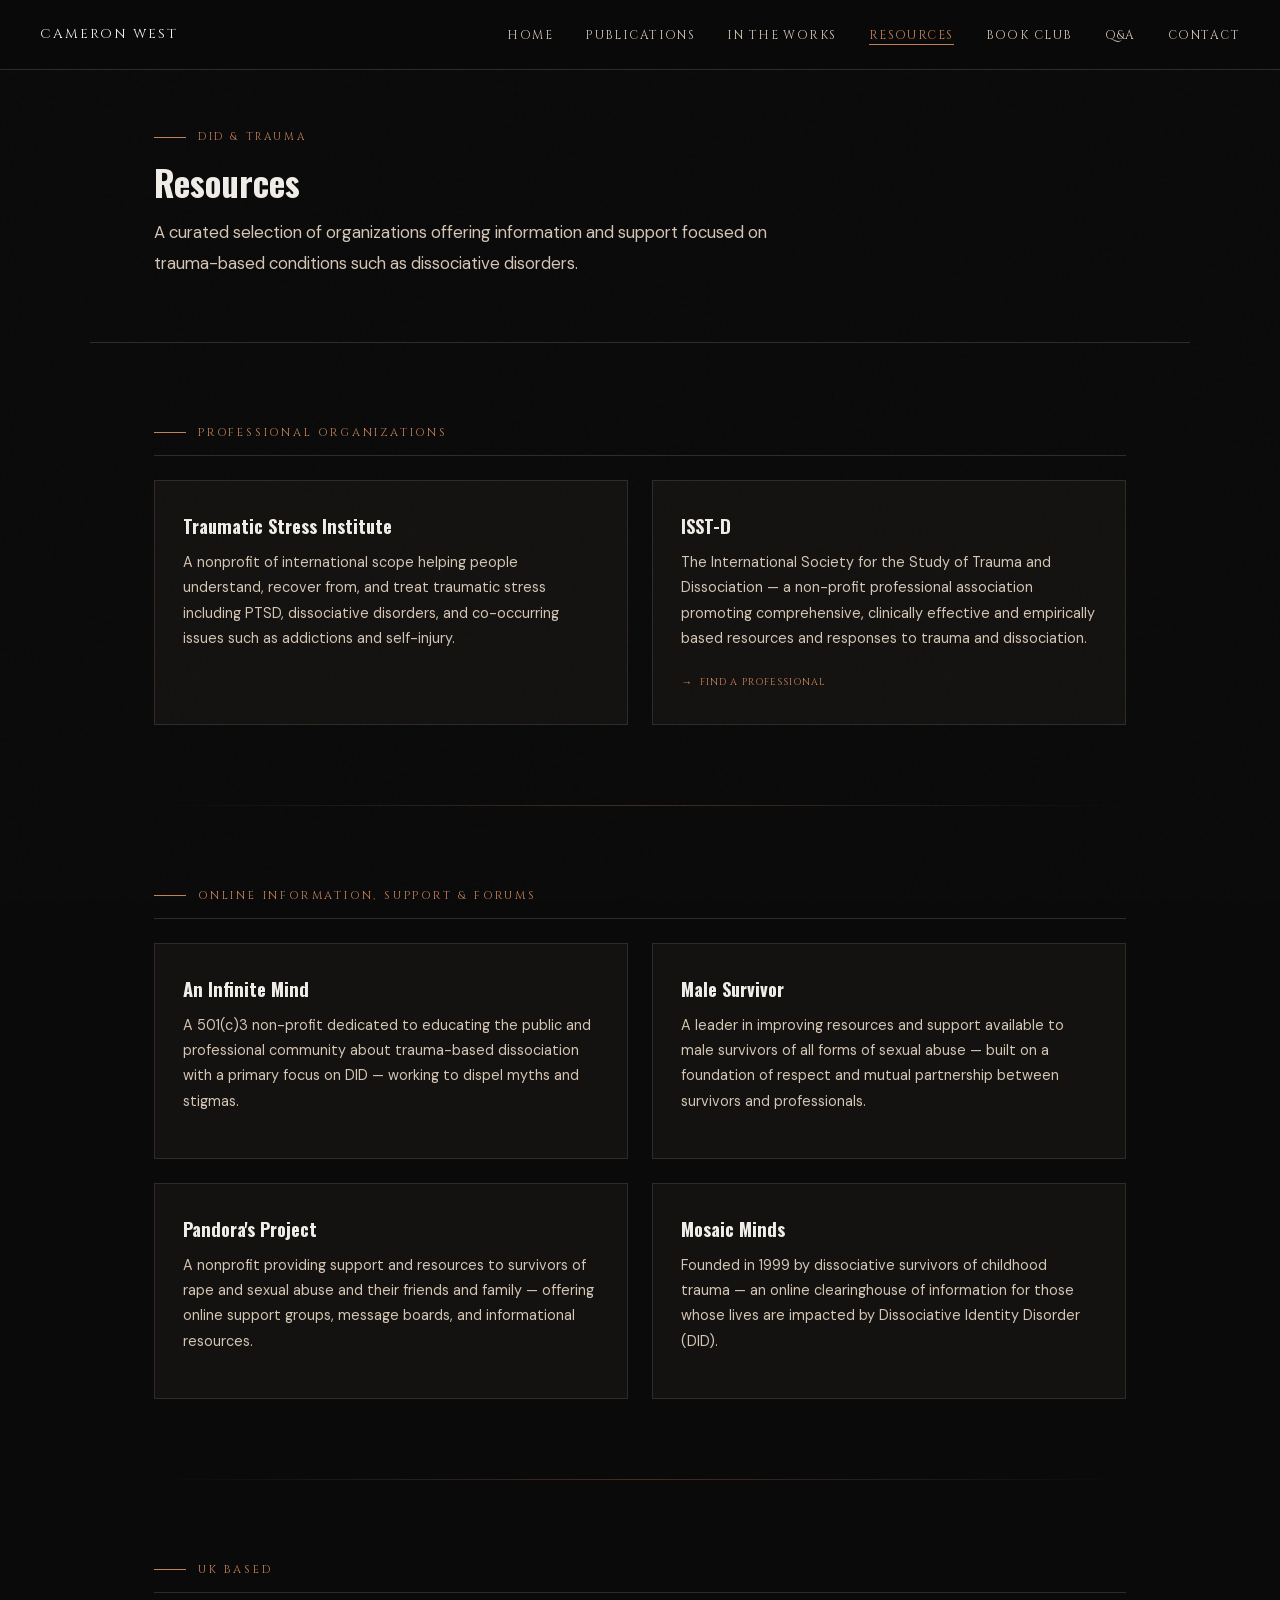
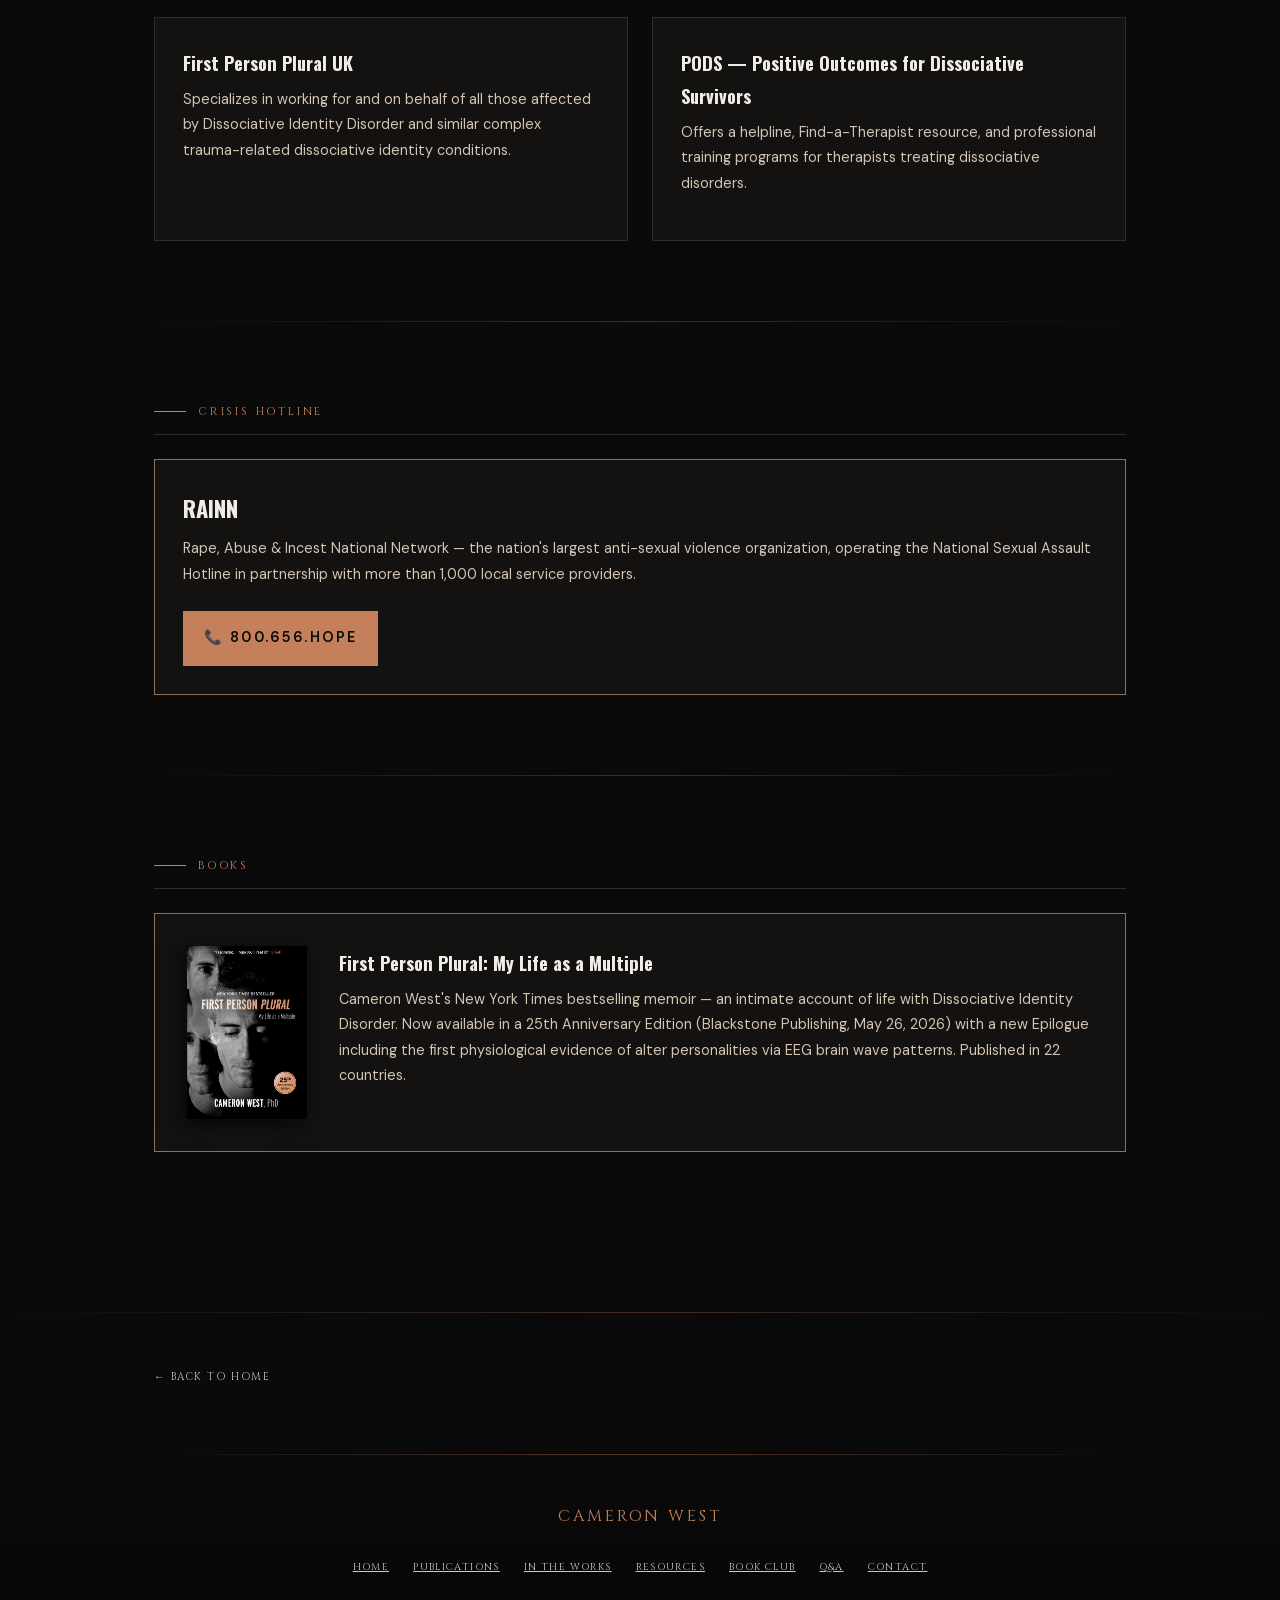
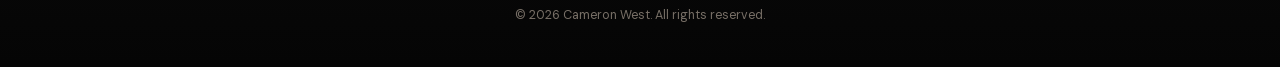
<file: resources.html>
<!DOCTYPE html>
<html lang="en">
<head>
  <meta charset="UTF-8">
  <meta name="viewport" content="width=device-width, initial-scale=1.0">
  <title>Resources — Cameron West, PhD</title>
  <meta name="description" content="Resources for DID, trauma, and dissociative disorders — Cameron West, PhD, author of First Person Plural.">
  <link rel="canonical" href="https://cameronwestauthor.com/resources.html" />
  <meta property="og:type"        content="website" />
  <meta property="og:url"         content="https://cameronwestauthor.com/resources.html" />
  <meta property="og:title"       content="Resources — Cameron West, PhD" />
  <meta property="og:description" content="DID and trauma resources — professional organizations, online support, crisis hotlines, and recommended reading for those affected by Dissociative Identity Disorder." />
  <meta property="og:image"       content="https://cameronwestauthor.com/img/firstpersonplural.png" />
  <meta property="og:site_name"   content="Cameron West Author" />
  <link rel="icon" type="image/x-icon" href="/favicon.ico">
  <link rel="icon" type="image/svg+xml" href="/favicon.svg">
  <link rel="apple-touch-icon" href="/favicon.ico">
  <!-- Fonts (self-hosted) -->
  <link rel="preload" as="style" href="/fonts/fonts.css" />
  <link rel="stylesheet" media="print" onload="this.media='all'" href="/fonts/fonts.css" />
  <noscript><link rel="stylesheet" href="/fonts/fonts.css" /></noscript>
  <style>
    *, *::before, *::after { box-sizing: border-box; margin: 0; padding: 0; }
    :root {
      --color-bg:          #0A0A0A;
      --color-surface:     #141210;
      --color-border:      #2E2B28;
      --color-text:        #F0EDE8;
      --color-text-muted:  #D4C5B5;
      --color-accent:      #C4805A;
      --color-accent-dark: #8B6F5E;
      --font-display: 'Playfair Display', Georgia, serif;
      --font-body:    'Lora', Georgia, serif;
      --font-label:   'Cinzel', serif;
      --max-width: 1100px;
      --gutter: clamp(1.5rem, 5vw, 4rem);
    }
    html { scroll-behavior: smooth; }
    body {
      background: var(--color-bg);
      color: var(--color-text);
      font-family: "DM Sans", sans-serif;
      line-height: 1.8;
      overflow-x: hidden;
    }
    body::before {
      content: '';
      position: fixed;
      inset: 0;
      background-image: url("data:image/svg+xml,%3Csvg viewBox='0 0 256 256' xmlns='http://www.w3.org/2000/svg'%3E%3Cfilter id='noise'%3E%3CfeTurbulence type='fractalNoise' baseFrequency='0.9' numOctaves='4' stitchTiles='stitch'/%3E%3C/filter%3E%3Crect width='100%25' height='100%25' filter='url(%23noise)' opacity='0.04'/%3E%3C/svg%3E");
      pointer-events: none;
      z-index: 1000;
      opacity: 0.4;
    }

    /* ========================================
       NAVIGATION
    ======================================== */
    nav {
      position: fixed;
      top: 0; left: 0; right: 0;
      z-index: 1000;
      display: flex;
      align-items: center;
      justify-content: space-between;
      padding: 1.25rem 2.5rem;
      background: rgba(10,10,10,0.97);
      border-bottom: 1px solid var(--color-border);
    }

    .nav-logo {
      font-family: var(--font-label);
      font-size: 0.85rem;
      letter-spacing: 0.15em;
      color: var(--color-text);
      text-decoration: none;
      text-transform: uppercase;
    }

    .nav-links {
      display: flex;
      gap: 2rem;
      list-style: none;
    }
    .nav-links a {
      font-family: var(--font-label);
      font-size: 0.75rem;
      letter-spacing: 0.12em;
      text-transform: uppercase;
      color: var(--color-text-muted);
      text-decoration: none;
      position: relative;
      padding-bottom: 2px;
      transition: color 0.35s ease;
    }
    .nav-links a::after {
      content: '';
      position: absolute;
      bottom: 0; left: 0;
      width: 0; height: 1px;
      background: var(--color-accent);
      transition: width 0.35s ease;
    }
    .nav-links a:hover { color: var(--color-text); }
    .nav-links a:hover::after { width: 100%; }
    .nav-links a.active { color: var(--color-accent); }
    .nav-links a.active::after { width: 100%; }

    /* Hamburger */
    .hamburger {
      display: none;
      flex-direction: column;
      gap: 5px;
      cursor: pointer;
      background: none;
      border: none;
      padding: 4px;
    }
    .hamburger span {
      display: block;
      width: 26px; height: 2px;
      background: var(--color-text);
      transition: transform 0.35s ease, opacity 0.35s ease;
    }
    .hamburger.open span:nth-child(1) { transform: rotate(45deg) translate(5px,5px); }
    .hamburger.open span:nth-child(2) { opacity: 0; }
    .hamburger.open span:nth-child(3) { transform: rotate(-45deg) translate(5px,-5px); }

    /* PAGE HEADER */
    .page-header {
      padding: 8rem var(--gutter) 4rem;
      max-width: var(--max-width);
      margin: 0 auto;
      border-bottom: 1px solid var(--color-border);
    }
    .page-eyebrow {
      font-family: var(--font-label);
      font-size: 0.65rem;
      letter-spacing: 0.25em;
      text-transform: uppercase;
      color: var(--color-accent);
      margin-bottom: 1rem;
      display: flex;
      align-items: center;
      gap: 0.75rem;
    }
    .page-eyebrow::before {
      content: '';
      display: inline-block;
      width: 2rem;
      height: 1px;
      background: var(--color-accent);
    }
    .page-title {
      font-family: 'Oswald', sans-serif;
      font-size: clamp(2.5rem, 5vw, 4rem);
      font-weight: 700;
      line-height: 1.1;
      margin-bottom: 1rem;
    }
    .page-intro {
      color: var(--color-text-muted);
      max-width: 640px;
      font-size: 1.05rem;
    }

    /* MAIN */
    .resources-main {
      max-width: var(--max-width);
      margin: 0 auto;
      padding: clamp(3rem, 8vw, 5rem) var(--gutter);
    }
    .resource-category {
      margin-bottom: clamp(3rem, 8vw, 5rem);
    }
    .category-title {
      font-family: 'Cinzel', serif;
      font-size: 0.7rem;
      letter-spacing: 0.25em;
      text-transform: uppercase;
      color: var(--color-accent);
      margin-bottom: 1.5rem;
      padding-bottom: 0.75rem;
      border-bottom: 1px solid var(--color-border);
      display: flex;
      align-items: center;
      gap: 0.75rem;
    }
    .category-title::before {
      content: '';
      display: inline-block;
      width: 2rem;
      height: 1px;
      background: var(--color-accent);
    }
    .resource-grid {
      display: grid;
      grid-template-columns: repeat(auto-fill, minmax(320px, 1fr));
      gap: 1.5rem;
    }
    .resource-card {
      background: var(--color-surface);
      border: 1px solid var(--color-border);
      padding: 1.75rem;
      opacity: 0;
      transform: translateY(20px);
      transition: border-color 0.3s, transform 0.3s;
    }
    .resource-card.visible {
      opacity: 1;
      transform: translateY(0);
      transition: opacity 0.6s ease, transform 0.6s ease, border-color 0.3s;
    }
    .resource-card:hover {
      border-color: var(--color-accent-dark);
      transform: translateY(-3px);
    }
    .resource-name {
      font-family: 'Oswald', sans-serif;
      font-size: 1.15rem;
      font-weight: 700;
      margin-bottom: 0.5rem;
    }
    .resource-name a {
      color: var(--color-text);
      text-decoration: none;
      transition: color 0.2s;
    }
    .resource-name a:hover { color: var(--color-accent); }
    .resource-desc {
      color: var(--color-text-muted);
      font-size: 0.9rem;
      line-height: 1.75;
      margin-bottom: 1rem;
    }
    .resource-links {
      list-style: none;
      display: flex;
      flex-direction: column;
      gap: 0.35rem;
    }
    .resource-links a {
      font-family: var(--font-label);
      font-size: 0.6rem;
      letter-spacing: 0.12em;
      text-transform: uppercase;
      color: var(--color-accent);
      text-decoration: none;
      transition: opacity 0.2s;
      display: inline-flex;
      align-items: center;
      gap: 0.4rem;
    }
    .resource-links a::before { content: '→'; font-size: 0.7rem; }
    .resource-links a:hover { opacity: 0.75; }

    /* HOTLINE */
    .hotline-card {
      border-color: var(--color-accent-dark) !important;
    }
    .hotline-name {
      font-family: 'Oswald', sans-serif;
      font-size: 1.4rem;
      font-weight: 700;
      margin-bottom: 0.5rem;
    }
    .hotline-name a { color: var(--color-text); text-decoration: none; }
    .hotline-number {
      display: inline-flex;
      align-items: center;
      gap: 0.5rem;
      font-family: "DM Sans", sans-serif;
      font-size: 0.9rem;
      font-weight: 600;
      letter-spacing: 0.15em;
      text-transform: uppercase;
      color: var(--color-bg);
      background: var(--color-accent);
      text-decoration: none;
      border: 1px solid var(--color-accent);
      padding: 0.85rem 1.25rem;
      transition: background 0.2s, transform 0.15s;
      margin-top: 0.5rem;
    }
    .hotline-number:hover { background: #D4926B; border-color: #D4926B; color: var(--color-bg); transform: translateY(-1px); }

    /* BOOK CARD */
    .book-resource-card {
      display: grid;
      grid-template-columns: 120px 1fr;
      gap: 2rem;
      align-items: start;
      background: var(--color-surface);
      border: 1px solid var(--color-accent-dark);
      padding: 2rem;
      margin-top: 1.5rem;
      opacity: 0;
      transform: translateY(20px);
    }
    .book-resource-card.visible {
      opacity: 1;
      transform: translateY(0);
      transition: opacity 0.6s ease, transform 0.6s ease;
    }
    .book-resource-cover {
      width: 120px;
      display: block;
      box-shadow: -6px 6px 20px rgba(0,0,0,0.6);
    }

    /* SECTION RULE */
    .section-rule {
      width: 100%;
      height: 1px;
      background: linear-gradient(to right, transparent, var(--color-accent), transparent);
      opacity: 0.3;
    }

    /* BACK LINK */
    .back-link-wrap {
      max-width: var(--max-width);
      margin: 0 auto;
      padding: 3rem var(--gutter) 4rem;
    }
    .back-link {
      font-family: var(--font-label);
      font-size: 0.65rem;
      letter-spacing: 0.15em;
      text-transform: uppercase;
      color: var(--color-text-muted);
      text-decoration: none;
      display: inline-flex;
      align-items: center;
      gap: 0.5rem;
      transition: color 0.2s;
    }
    .back-link:hover { color: var(--color-accent); }

    /* ========================================
       FOOTER
    ======================================== */
    footer {
      padding: 3rem 2rem 2.5rem;
      text-align: center;
      border-top: 1px solid transparent;
      background: linear-gradient(to bottom, var(--color-bg), #050505);
      position: relative;
    }
    footer::before {
      content: '';
      position: absolute;
      top: 0; left: 10%; right: 10%;
      height: 1px;
      background: linear-gradient(to right, transparent, var(--color-accent), transparent);
      opacity: 0.4;
    }
    .footer-name {
      font-family: var(--font-label);
      font-size: 1rem;
      letter-spacing: 0.18em;
      text-transform: uppercase;
      color: var(--color-accent);
      margin-bottom: 1.25rem;
    }
    .footer-nav {
      display: flex;
      justify-content: center;
      flex-wrap: wrap;
      gap: 1.5rem;
      list-style: none;
      margin-bottom: 1.5rem;
    }
    .footer-nav a {
      font-family: var(--font-label);
      font-size: 0.62rem;
      letter-spacing: 0.14em;
      text-transform: uppercase;
      color: var(--color-text-muted);
      transition: color var(--transition);
    }
    .footer-nav a:hover { color: var(--color-accent); }
    .footer-copy {
      font-size: 0.78rem;
      color: var(--color-text-muted);
      opacity: 0.55;
    }

    /* MOBILE */
    @media (max-width: 768px) {
      .nav-links { display: none; }
      .hamburger { display: flex; }
      .nav-links.open {
        display: flex;
        flex-direction: column;
        position: fixed;
        inset: 0;
        z-index: 999;
        background: rgba(10,10,10,0.97);
        align-items: center;
        justify-content: center;
        gap: clamp(0.75rem, 2.5vh, 2.5rem);
        padding: 2rem 0;
        overflow-y: auto;
      }
      .nav-links.open a {
        font-family: 'Cinzel', serif;
        font-size: clamp(0.9rem, 2.2vh, 1.3rem);
        letter-spacing: 0.15em;
        text-transform: uppercase;
        color: var(--color-text-muted);
        transition: color 0.35s ease;
      }
      .nav-links.open a:hover { color: var(--color-accent); }
      .resource-grid { grid-template-columns: 1fr; }
      .book-resource-card {
        grid-template-columns: 1fr;
        text-align: center;
      }
      .book-resource-cover { margin: 0 auto; }
    }
  </style>
</head>
<body>

  <!-- NAV -->
  <nav>
    <a href="index.html" class="nav-logo">Cameron West</a>
    <ul class="nav-links" id="navLinks">
      <li><a href="index.html">Home</a></li>
      <li><a href="publications.html">Publications</a></li>
      <li><a href="the-works">In the Works</a></li>
      <li><a href="resources.html" class="active">Resources</a></li>
      <li><a href="bookclub">Book Club</a></li>
      <li><a href="qa.html">Q&amp;A</a></li>
      <li><a href="contact">Contact</a></li>
    </ul>
    <button class="hamburger" id="hamburger" aria-label="Menu">
      <span></span><span></span><span></span>
    </button>
  </nav>

  <!-- PAGE HEADER -->
  <div class="page-header">
    <p class="page-eyebrow">DID &amp; Trauma</p>
    <h1 class="page-title" style="font-size: clamp(1.6rem, 3.5vw, 2.2rem);">Resources</h1>
    <p class="page-intro">A curated selection of organizations offering information and support focused on trauma-based conditions such as dissociative disorders.</p>
  </div>

  <main class="resources-main">

    <!-- Professional Organizations -->
    <div class="resource-category">
      <p class="category-title">Professional Organizations</p>
      <div class="resource-grid">
        <div class="resource-card">
          <div class="resource-name"><a href="https://www.sidran.org/" target="_blank">Traumatic Stress Institute</a></div>
          <p class="resource-desc">A nonprofit of international scope helping people understand, recover from, and treat traumatic stress including PTSD, dissociative disorders, and co-occurring issues such as addictions and self-injury.</p>
        </div>
        <div class="resource-card">
          <div class="resource-name"><a href="https://www.isst-d.org/" target="_blank">ISST-D</a></div>
          <p class="resource-desc">The International Society for the Study of Trauma and Dissociation — a non-profit professional association promoting comprehensive, clinically effective and empirically based resources and responses to trauma and dissociation.</p>
          <ul class="resource-links">
            <li><a href="https://isstd.connectedcommunity.org/network/network-find-a-professional" target="_blank">Find a Professional</a></li>
          </ul>
        </div>
      </div>
    </div>

    <div class="section-rule"></div>

    <!-- Online Support -->
    <div class="resource-category" style="margin-top: clamp(3rem, 8vw, 5rem)">
      <p class="category-title">Online Information, Support &amp; Forums</p>
      <div class="resource-grid">
        <div class="resource-card">
          <div class="resource-name"><a href="http://www.aninfinitemind.com/" target="_blank">An Infinite Mind</a></div>
          <p class="resource-desc">A 501(c)3 non-profit dedicated to educating the public and professional community about trauma-based dissociation with a primary focus on DID — working to dispel myths and stigmas.</p>
        </div>
        <div class="resource-card">
          <div class="resource-name"><a href="https://malesurvivor.org/" target="_blank">Male Survivor</a></div>
          <p class="resource-desc">A leader in improving resources and support available to male survivors of all forms of sexual abuse — built on a foundation of respect and mutual partnership between survivors and professionals.</p>
        </div>
        <div class="resource-card">
          <div class="resource-name"><a href="https://pandys.org/" target="_blank">Pandora's Project</a></div>
          <p class="resource-desc">A nonprofit providing support and resources to survivors of rape and sexual abuse and their friends and family — offering online support groups, message boards, and informational resources.</p>
        </div>
        <div class="resource-card">
          <div class="resource-name"><a href="http://www.mosaicminds.org/" target="_blank">Mosaic Minds</a></div>
          <p class="resource-desc">Founded in 1999 by dissociative survivors of childhood trauma — an online clearinghouse of information for those whose lives are impacted by Dissociative Identity Disorder (DID).</p>
        </div>
      </div>
    </div>

    <div class="section-rule"></div>

    <!-- UK Based -->
    <div class="resource-category" style="margin-top: clamp(3rem, 8vw, 5rem)">
      <p class="category-title">UK Based</p>
      <div class="resource-grid">
        <div class="resource-card">
          <div class="resource-name"><a href="https://www.firstpersonplural.org.uk/" target="_blank">First Person Plural UK</a></div>
          <p class="resource-desc">Specializes in working for and on behalf of all those affected by Dissociative Identity Disorder and similar complex trauma-related dissociative identity conditions.</p>
        </div>
        <div class="resource-card">
          <div class="resource-name"><a href="https://www.pods-online.org.uk/" target="_blank">PODS — Positive Outcomes for Dissociative Survivors</a></div>
          <p class="resource-desc">Offers a helpline, Find-a-Therapist resource, and professional training programs for therapists treating dissociative disorders.</p>
        </div>
      </div>
    </div>

    <div class="section-rule"></div>

    <!-- Hotline -->
    <div class="resource-category" style="margin-top: clamp(3rem, 8vw, 5rem)">
      <p class="category-title">Crisis Hotline</p>
      <div class="resource-card hotline-card">
        <div class="hotline-name"><a href="https://www.rainn.org/" target="_blank">RAINN</a></div>
        <p class="resource-desc">Rape, Abuse &amp; Incest National Network — the nation's largest anti-sexual violence organization, operating the National Sexual Assault Hotline in partnership with more than 1,000 local service providers.</p>
        <a href="tel:800-656-4673" class="hotline-number">📞 800.656.HOPE</a>
      </div>
    </div>

    <div class="section-rule"></div>

    <!-- Research & Books -->
    <div class="resource-category" style="margin-top: clamp(3rem, 8vw, 5rem)">
      <p class="category-title">Books</p>

      <!-- Book card with cover image -->
      <div class="book-resource-card">
        <img src="img/firstpersonplural.png" alt="First Person Plural — Cameron West" class="book-resource-cover" loading="lazy">
        <div>
          <div class="resource-name"><a href="index.html">First Person Plural: My Life as a Multiple</a></div>
          <p class="resource-desc">Cameron West's New York Times bestselling memoir — an intimate account of life with Dissociative Identity Disorder. Now available in a 25th Anniversary Edition (Blackstone Publishing, May 26, 2026) with a new Epilogue including the first physiological evidence of alter personalities via EEG brain wave patterns. Published in 22 countries.</p>
        </div>
      </div>
    </div>

  </main>

  <div class="section-rule"></div>

  <div class="back-link-wrap">
    <a href="index.html" class="back-link">← Back to Home</a>
  </div>

  <!-- ========== FOOTER ========== -->
  <footer>
    <p class="footer-name">Cameron West</p>
    <ul class="footer-nav">
      <li><a href="index.html">Home</a></li>
      <li><a href="publications.html">Publications</a></li>
      <li><a href="the-works">In the Works</a></li>
      <li><a href="resources.html">Resources</a></li>
      <li><a href="bookclub">Book Club</a></li>
      <li><a href="qa.html">Q&amp;A</a></li>
      <li><a href="contact">Contact</a></li>
    </ul>
    <p class="footer-copy">&copy; 2026 Cameron West. All rights reserved.</p>
  </footer>

  <script>
    const hamburger = document.getElementById('hamburger');
    const navLinks = document.getElementById('navLinks');
    hamburger.addEventListener('click', () => navLinks.classList.toggle('open'));
    navLinks.querySelectorAll('a').forEach(a => {
      a.addEventListener('click', () => navLinks.classList.remove('open'));
    });
    const observer = new IntersectionObserver((entries) => {
      entries.forEach(e => { if (e.isIntersecting) e.target.classList.add('visible'); });
    }, { threshold: 0.1 });
    document.querySelectorAll('.resource-card, .book-resource-card').forEach(el => observer.observe(el));
  </script>
</body>
</html>
</file>
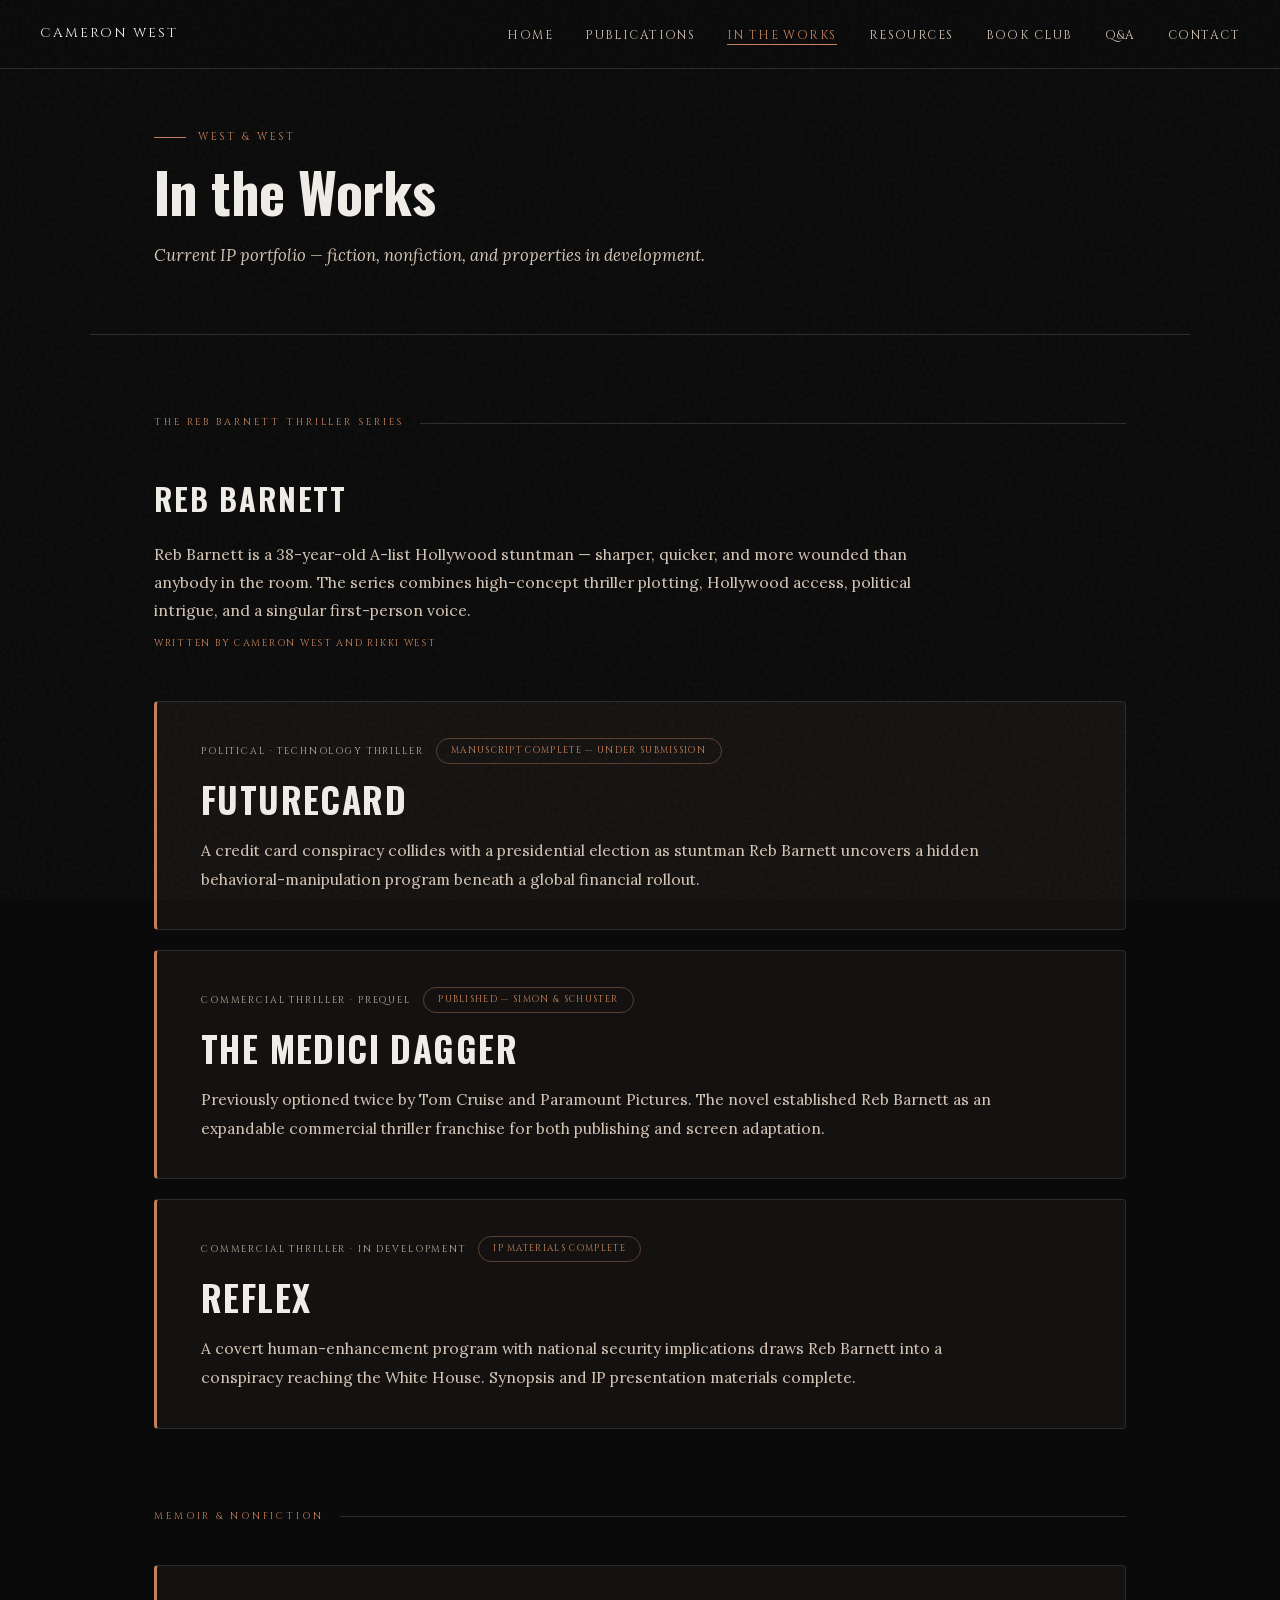
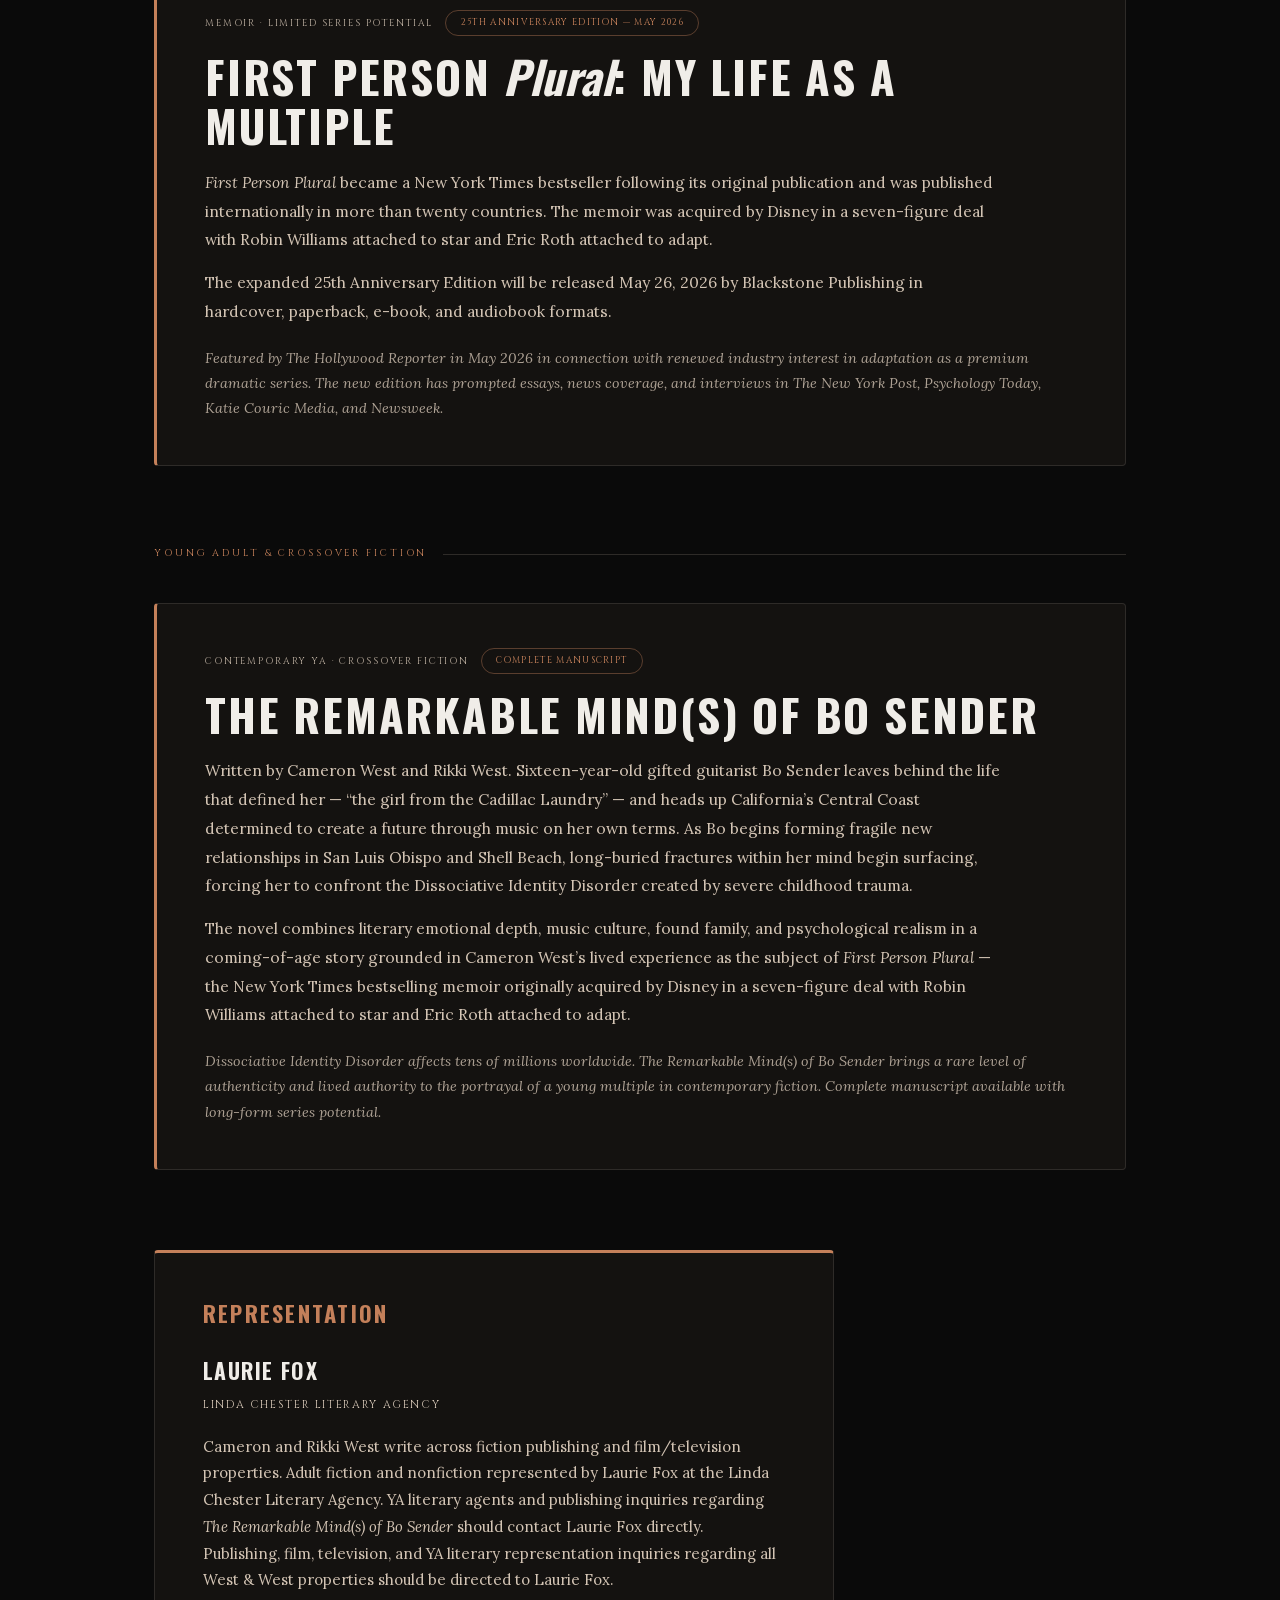
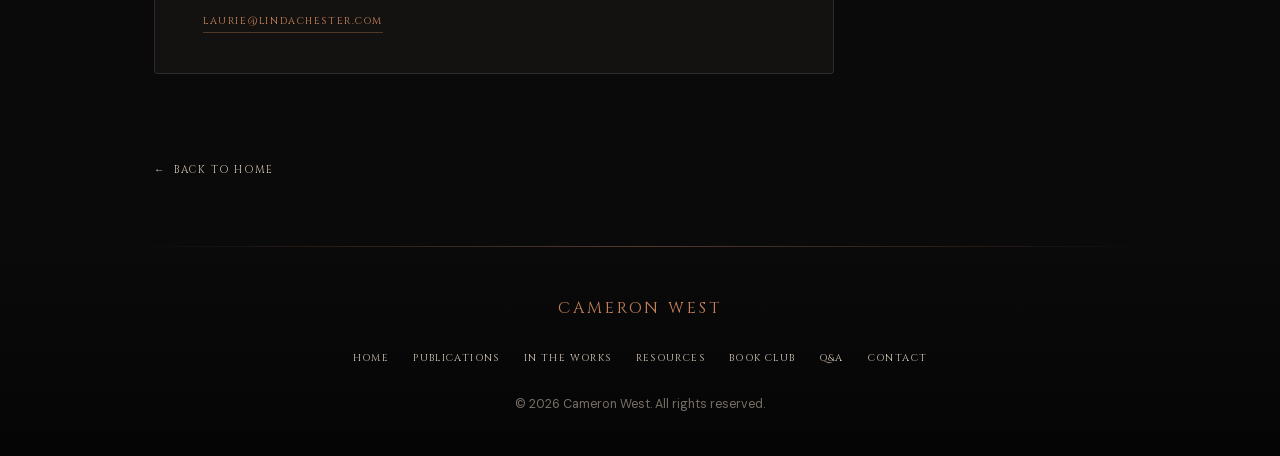
<file: the-works.html>
<!DOCTYPE html>
<html lang="en">
<head>
  <meta charset="UTF-8" />
  <meta name="viewport" content="width=device-width, initial-scale=1.0" />
  <title>In the Works — Cameron West &amp; Rikki West</title>
  <meta name="description" content="Current IP portfolio from Cameron West and Rikki West — the Reb Barnett thriller series, First Person Plural, and The Remarkable Mind(s) of Bo Sender." />
  <link rel="icon" type="image/x-icon" href="/favicon.ico">
  <link rel="icon" type="image/svg+xml" href="/favicon.svg">
  <link rel="apple-touch-icon" href="/favicon.ico">
  <!-- Fonts (self-hosted) -->
  <link rel="preload" as="style" href="/fonts/fonts.css" />
  <link rel="stylesheet" media="print" onload="this.media='all'" href="/fonts/fonts.css" />
  <noscript><link rel="stylesheet" href="/fonts/fonts.css" /></noscript>
  <style>
    *, *::before, *::after { box-sizing: border-box; margin: 0; padding: 0; }
    :root {
      --color-bg:         #0A0A0A;
      --color-surface:    #141210;
      --color-border:     #2E2B28;
      --color-text:       #F0EDE8;
      --color-text-muted: #D4C5B5;
      --color-accent:     #C4805A;
      --color-accent-dark:#8B6F5E;
      --font-display:     'Playfair Display', Georgia, serif;
      --font-body:        'Lora', Georgia, serif;
      --font-label:       'Cinzel', serif;
      --font-heading:     'Oswald', sans-serif;
      --max-width:        1100px;
      --gutter:           clamp(1.5rem, 5vw, 4rem);
      --transition:       0.35s ease;
      --radius:           4px;
    }
    html { scroll-behavior: smooth; }
    body {
      background: var(--color-bg);
      color: var(--color-text);
      font-family: "DM Sans", sans-serif;
      font-size: 1rem;
      line-height: 1.75;
      overflow-x: hidden;
    }
    body::before {
      content: '';
      position: fixed;
      inset: 0;
      z-index: 9999;
      pointer-events: none;
      opacity: 0.04;
      background-image: url("data:image/svg+xml,%3Csvg viewBox='0 0 256 256' xmlns='http://www.w3.org/2000/svg'%3E%3Cfilter id='noise'%3E%3CfeTurbulence type='fractalNoise' baseFrequency='0.9' numOctaves='4' stitchTiles='stitch'/%3E%3C/filter%3E%3Crect width='100%25' height='100%25' filter='url(%23noise)'/%3E%3C/svg%3E");
    }
    img { max-width: 100%; height: auto; display: block; }
    a { color: var(--color-accent); text-decoration: none; }
    a:hover { color: var(--color-text); }

    /* ── NAV ── */
    nav {
      position: fixed;
      top: 0; left: 0; right: 0;
      z-index: 1000;
      display: flex;
      align-items: center;
      justify-content: space-between;
      padding: 1.25rem 2.5rem;
      background: rgba(10,10,10,0.97);
      border-bottom: 1px solid var(--color-border);
    }
    .nav-logo {
      font-family: var(--font-label);
      font-size: 0.85rem;
      letter-spacing: 0.15em;
      color: var(--color-text);
      text-decoration: none;
      text-transform: uppercase;
    }
    .nav-links {
      display: flex;
      gap: 2rem;
      list-style: none;
    }
    .nav-links a {
      font-family: var(--font-label);
      font-size: 0.75rem;
      letter-spacing: 0.12em;
      text-transform: uppercase;
      color: var(--color-text-muted);
      text-decoration: none;
      position: relative;
      padding-bottom: 2px;
      transition: color var(--transition);
    }
    .nav-links a::after {
      content: '';
      position: absolute;
      bottom: 0; left: 0;
      width: 0; height: 1px;
      background: var(--color-accent);
      transition: width var(--transition);
    }
    .nav-links a:hover { color: var(--color-accent); }
    .nav-links a:hover::after { width: 100%; }
    .nav-links a.active { color: var(--color-accent); }
    .nav-links a.active::after { width: 100%; }
    .hamburger {
      display: none;
      flex-direction: column;
      gap: 5px;
      cursor: pointer;
      background: none;
      border: none;
      padding: 4px;
    }
    .hamburger span {
      display: block;
      width: 26px; height: 2px;
      background: var(--color-text);
      transition: transform var(--transition), opacity var(--transition);
    }
    .hamburger.open span:nth-child(1) { transform: rotate(45deg) translate(5px, 5px); }
    .hamburger.open span:nth-child(2) { opacity: 0; }
    .hamburger.open span:nth-child(3) { transform: rotate(-45deg) translate(5px, -5px); }
    .nav-links.open {
      display: flex;
      flex-direction: column;
      position: fixed;
      inset: 0;
      z-index: 999;
      background: rgba(10,10,10,0.97);
      align-items: center;
      justify-content: center;
      gap: clamp(0.75rem, 2.5vh, 2.5rem);
      padding: 2rem 0;
      overflow-y: auto;
    }
    .nav-links.open a {
      font-family: 'Cinzel', serif;
      font-size: clamp(0.9rem, 2.2vh, 1.3rem);
      letter-spacing: 0.15em;
      text-transform: uppercase;
      color: var(--color-text-muted);
    }
    .nav-links.open a:hover { color: var(--color-accent); }

    /* ── PAGE HEADER ── */
    .page-header {
      padding: 8rem var(--gutter) 4rem;
      max-width: var(--max-width);
      margin: 0 auto;
      border-bottom: 1px solid var(--color-border);
    }
    .page-eyebrow {
      font-family: var(--font-label);
      font-size: 0.65rem;
      letter-spacing: 0.25em;
      text-transform: uppercase;
      color: var(--color-accent);
      margin-bottom: 1rem;
      display: flex;
      align-items: center;
      gap: 0.75rem;
    }
    .page-eyebrow::before {
      content: '';
      display: inline-block;
      width: 2rem; height: 1px;
      background: var(--color-accent);
    }
    .page-title {
      font-family: var(--font-heading);
      font-size: clamp(2.2rem, 5vw, 3.5rem);
      font-weight: 700;
      line-height: 1.05;
      margin-bottom: 1.25rem;
      letter-spacing: -0.01em;
    }
    .page-intro {
      color: var(--color-text-muted);
      max-width: 640px;
      font-size: 1.05rem;
      font-family: var(--font-body);
      font-style: italic;
    }

    /* ── MAIN ── */
    main {
      max-width: var(--max-width);
      margin: 0 auto;
      padding: 5rem var(--gutter) 4rem;
    }

    /* ── SECTION LABEL ── */
    .section-label {
      font-family: var(--font-label);
      font-size: 0.6rem;
      letter-spacing: 0.3em;
      text-transform: uppercase;
      color: var(--color-accent);
      display: flex;
      align-items: center;
      gap: 1rem;
      margin-bottom: 2.5rem;
      margin-top: 5rem;
    }
    .section-label:first-child { margin-top: 0; }
    .section-label::after {
      content: '';
      flex: 1;
      height: 1px;
      background: var(--color-border);
    }

    /* ── SERIES HEADER ── */
    .series-header {
      margin-bottom: 3rem;
    }
    .series-title {
      font-family: var(--font-heading);
      font-size: clamp(1.4rem, 2.5vw, 1.9rem);
      font-weight: 700;
      text-transform: uppercase;
      letter-spacing: 0.06em;
      color: var(--color-text);
      margin-bottom: 0.9rem;
    }
    .series-desc {
      font-family: var(--font-body);
      color: var(--color-text-muted);
      line-height: 1.8;
      max-width: 760px;
      font-size: 0.98rem;
    }
    .series-byline {
      font-family: var(--font-label);
      font-size: 0.6rem;
      letter-spacing: 0.18em;
      text-transform: uppercase;
      color: var(--color-accent);
      margin-top: 0.75rem;
    }

    /* ── PROPERTY CARDS ── */
    .property-stack {
      display: flex;
      flex-direction: column;
      gap: 1.25rem;
    }
    .property-card {
      background: var(--color-surface);
      border: 1px solid var(--color-border);
      border-left: 3px solid var(--color-accent);
      border-radius: var(--radius);
      padding: 2.25rem 2.75rem;
      transition: border-color var(--transition), background var(--transition);
    }
    .property-card:hover {
      border-color: var(--color-accent);
      background: rgba(196,128,90,0.03);
    }
    .property-card--featured {
      padding: 2.75rem 3rem;
    }
    .property-meta {
      display: flex;
      align-items: center;
      flex-wrap: wrap;
      gap: 0.75rem;
      margin-bottom: 1rem;
    }
    .property-genre {
      font-family: var(--font-label);
      font-size: 0.58rem;
      letter-spacing: 0.2em;
      text-transform: uppercase;
      color: var(--color-text-muted);
      opacity: 0.85;
    }
    .property-status {
      font-family: var(--font-label);
      font-size: 0.55rem;
      letter-spacing: 0.15em;
      text-transform: uppercase;
      color: var(--color-accent);
      border: 1px solid rgba(196,128,90,0.4);
      border-radius: 999px;
      padding: 0.25rem 0.9rem;
      white-space: nowrap;
    }
    .property-title {
      font-family: var(--font-heading);
      font-size: clamp(1.5rem, 2.8vw, 2.2rem);
      font-weight: 700;
      text-transform: uppercase;
      letter-spacing: 0.04em;
      color: var(--color-text);
      line-height: 1.1;
      margin-bottom: 1.1rem;
    }
    .property-title em {
      font-style: italic;
      text-transform: none;
      letter-spacing: 0;
    }
    .property-card--featured .property-title {
      font-size: clamp(1.8rem, 3.5vw, 2.8rem);
    }
    .property-desc {
      font-family: var(--font-body);
      color: var(--color-text-muted);
      line-height: 1.85;
      max-width: 800px;
      font-size: 0.97rem;
    }
    .property-desc + .property-desc {
      margin-top: 0.9rem;
    }
    .property-note {
      margin-top: 1.25rem;
      font-family: var(--font-body);
      font-style: italic;
      color: var(--color-text-muted);
      font-size: 0.9rem;
      opacity: 0.8;
    }

    /* ── REPRESENTATION ── */
    .rep-block {
      margin-top: 5rem;
      padding: 2.5rem 3rem;
      background: var(--color-surface);
      border: 1px solid var(--color-border);
      border-top: 3px solid var(--color-accent);
      border-radius: var(--radius);
      max-width: 680px;
    }
    .rep-label {
      font-family: var(--font-heading);
      font-size: 1.4rem;
      font-weight: 700;
      letter-spacing: 0.1em;
      text-transform: uppercase;
      color: var(--color-accent);
      margin-bottom: 1.25rem;
    }
    .rep-name {
      font-family: var(--font-heading);
      font-size: 1.35rem;
      font-weight: 700;
      text-transform: uppercase;
      letter-spacing: 0.06em;
      color: var(--color-text);
      margin-bottom: 0.3rem;
    }
    .rep-agency {
      font-family: var(--font-label);
      font-size: 0.68rem;
      letter-spacing: 0.15em;
      text-transform: uppercase;
      color: var(--color-text-muted);
      margin-bottom: 1.25rem;
    }
    .rep-desc {
      font-family: var(--font-body);
      color: var(--color-text-muted);
      font-size: 0.93rem;
      line-height: 1.8;
    }
    .rep-email {
      display: inline-block;
      margin-top: 1.1rem;
      font-family: var(--font-label);
      font-size: 0.65rem;
      letter-spacing: 0.15em;
      color: var(--color-accent);
      border-bottom: 1px solid rgba(196,128,90,0.35);
      padding-bottom: 2px;
      transition: color var(--transition), border-color var(--transition);
    }
    .rep-email:hover {
      color: var(--color-text);
      border-color: var(--color-text);
    }

    /* ── BACK LINK ── */
    .back-link-wrap {
      max-width: var(--max-width);
      margin: 0 auto;
      padding: 1rem var(--gutter) 4rem;
    }
    .back-link {
      font-family: var(--font-label);
      font-size: 0.65rem;
      letter-spacing: 0.15em;
      text-transform: uppercase;
      color: var(--color-text-muted);
      text-decoration: none;
      display: inline-flex;
      align-items: center;
      gap: 0.5rem;
      transition: color 0.2s;
    }
    .back-link:hover { color: var(--color-accent); }
    .back-link::before { content: '←'; }

    /* ── FOOTER ── */
    footer {
      padding: 3rem 2rem 2.5rem;
      text-align: center;
      position: relative;
      background: linear-gradient(to bottom, var(--color-bg), #050505);
    }
    footer::before {
      content: '';
      position: absolute;
      top: 0; left: 10%; right: 10%;
      height: 1px;
      background: linear-gradient(to right, transparent, var(--color-accent), transparent);
      opacity: 0.4;
    }
    .footer-name {
      font-family: var(--font-label);
      font-size: 1rem;
      letter-spacing: 0.18em;
      text-transform: uppercase;
      color: var(--color-accent);
      margin-bottom: 1.25rem;
    }
    .footer-nav {
      display: flex;
      justify-content: center;
      flex-wrap: wrap;
      gap: 1.5rem;
      list-style: none;
      margin-bottom: 1.5rem;
    }
    .footer-nav a {
      font-family: var(--font-label);
      font-size: 0.62rem;
      letter-spacing: 0.14em;
      text-transform: uppercase;
      color: var(--color-text-muted);
      text-decoration: none;
      transition: color var(--transition);
    }
    .footer-nav a:hover { color: var(--color-accent); }
    .footer-copy {
      font-size: 0.78rem;
      color: var(--color-text-muted);
      opacity: 0.55;
    }

    /* ── FADE UP ── */
    .fade-up {
      opacity: 0;
      transform: translateY(20px);
      transition: opacity 0.55s ease, transform 0.55s ease;
    }
    .fade-up.visible {
      opacity: 1;
      transform: none;
    }

    /* ── RESPONSIVE ── */
    @media (max-width: 768px) {
      .nav-links { display: none; }
      .hamburger { display: flex; }
      .property-card { padding: 1.75rem; }
      .property-card--featured { padding: 2rem; }
      .rep-block { padding: 1.75rem; }
    }
  </style>
</head>
<body>

  <!-- NAV -->
  <nav>
    <a class="nav-logo" href="index.html">Cameron West</a>
    <ul class="nav-links" id="navLinks">
      <li><a href="index.html">Home</a></li>
      <li><a href="publications">Publications</a></li>
      <li><a href="the-works" class="active">In the Works</a></li>
      <li><a href="resources">Resources</a></li>
      <li><a href="bookclub">Book Club</a></li>
      <li><a href="qa">Q&amp;A</a></li>
      <li><a href="contact">Contact</a></li>
    </ul>
    <button class="hamburger" id="hamburger" aria-label="Toggle navigation">
      <span></span><span></span><span></span>
    </button>
  </nav>

  <!-- PAGE HEADER -->
  <header class="page-header fade-up">
    <p class="page-eyebrow">West &amp; West</p>
    <h1 class="page-title">In the Works</h1>
    <p class="page-intro">Current IP portfolio — fiction, nonfiction, and properties in development.</p>
  </header>

  <!-- MAIN -->
  <main>

    <!-- ── THE REB BARNETT SERIES ── -->
    <p class="section-label fade-up">The Reb Barnett Thriller Series</p>

    <div class="series-header fade-up">
      <h2 class="series-title">Reb Barnett</h2>
      <p class="series-desc">Reb Barnett is a 38-year-old A-list Hollywood stuntman — sharper, quicker, and more wounded than anybody in the room. The series combines high-concept thriller plotting, Hollywood access, political intrigue, and a singular first-person voice.</p>
      <p class="series-byline">Written by Cameron West and Rikki West</p>
    </div>

    <div class="property-stack">

      <article class="property-card fade-up">
        <div class="property-meta">
          <span class="property-genre">Political &middot; Technology Thriller</span>
          <span class="property-status">Manuscript Complete &mdash; Under Submission</span>
        </div>
        <h3 class="property-title">Futurecard</h3>
        <p class="property-desc">A credit card conspiracy collides with a presidential election as stuntman Reb Barnett uncovers a hidden behavioral-manipulation program beneath a global financial rollout.</p>
      </article>

      <article class="property-card fade-up">
        <div class="property-meta">
          <span class="property-genre">Commercial Thriller &middot; Prequel</span>
          <span class="property-status">Published &mdash; Simon &amp; Schuster</span>
        </div>
        <h3 class="property-title">The Medici Dagger</h3>
        <p class="property-desc">Previously optioned twice by Tom Cruise and Paramount Pictures. The novel established Reb Barnett as an expandable commercial thriller franchise for both publishing and screen adaptation.</p>
      </article>

      <article class="property-card fade-up">
        <div class="property-meta">
          <span class="property-genre">Commercial Thriller &middot; In Development</span>
          <span class="property-status">IP Materials Complete</span>
        </div>
        <h3 class="property-title">Reflex</h3>
        <p class="property-desc">A covert human-enhancement program with national security implications draws Reb Barnett into a conspiracy reaching the White House. Synopsis and IP presentation materials complete.</p>
      </article>

    </div>

    <!-- ── FIRST PERSON PLURAL ── -->
    <p class="section-label fade-up">Memoir &amp; Nonfiction</p>

    <div class="property-stack">
      <article class="property-card property-card--featured fade-up">
        <div class="property-meta">
          <span class="property-genre">Memoir &middot; Limited Series Potential</span>
          <span class="property-status">25th Anniversary Edition &mdash; May 2026</span>
        </div>
        <h3 class="property-title">First Person <em>Plural</em>: My Life as a Multiple</h3>
        <p class="property-desc"><em>First Person Plural</em> became a New York Times bestseller following its original publication and was published internationally in more than twenty countries. The memoir was acquired by Disney in a seven-figure deal with Robin Williams attached to star and Eric Roth attached to adapt.</p>
        <p class="property-desc">The expanded 25th Anniversary Edition will be released May 26, 2026 by Blackstone Publishing in hardcover, paperback, e-book, and audiobook formats.</p>
        <p class="property-note">Featured by The Hollywood Reporter in May 2026 in connection with renewed industry interest in adaptation as a premium dramatic series. The new edition has prompted essays, news coverage, and interviews in The New York Post, Psychology Today, Katie Couric Media, and Newsweek.</p>
      </article>
    </div>

    <!-- ── YA / CROSSOVER ── -->
    <p class="section-label fade-up">Young Adult &amp; Crossover Fiction</p>

    <div class="property-stack">
      <article class="property-card property-card--featured fade-up">
        <div class="property-meta">
          <span class="property-genre">Contemporary YA &middot; Crossover Fiction</span>
          <span class="property-status">Complete Manuscript</span>
        </div>
        <h3 class="property-title">The Remarkable Mind(s) of Bo Sender</h3>
        <p class="property-desc">Written by Cameron West and Rikki West. Sixteen-year-old gifted guitarist Bo Sender leaves behind the life that defined her &mdash; &ldquo;the girl from the Cadillac Laundry&rdquo; &mdash; and heads up California&rsquo;s Central Coast determined to create a future through music on her own terms. As Bo begins forming fragile new relationships in San Luis Obispo and Shell Beach, long-buried fractures within her mind begin surfacing, forcing her to confront the Dissociative Identity Disorder created by severe childhood trauma.</p>
        <p class="property-desc">The novel combines literary emotional depth, music culture, found family, and psychological realism in a coming-of-age story grounded in Cameron West&rsquo;s lived experience as the subject of <em>First Person Plural</em> &mdash; the New York Times bestselling memoir originally acquired by Disney in a seven-figure deal with Robin Williams attached to star and Eric Roth attached to adapt.</p>
        <p class="property-note">Dissociative Identity Disorder affects tens of millions worldwide. <em>The Remarkable Mind(s) of Bo Sender</em> brings a rare level of authenticity and lived authority to the portrayal of a young multiple in contemporary fiction. Complete manuscript available with long-form series potential.</p>
      </article>
    </div>

    <!-- ── REPRESENTATION ── -->
    <div class="rep-block fade-up">
      <p class="rep-label">Representation</p>
      <p class="rep-name">Laurie Fox</p>
      <p class="rep-agency">Linda Chester Literary Agency</p>
      <p class="rep-desc">Cameron and Rikki West write across fiction publishing and film/television properties. Adult fiction and nonfiction represented by Laurie Fox at the Linda Chester Literary Agency. YA literary agents and publishing inquiries regarding <em>The Remarkable Mind(s) of Bo Sender</em> should contact Laurie Fox directly.</p>
      <p class="rep-desc">Publishing, film, television, and YA literary representation inquiries regarding all West &amp; West properties should be directed to Laurie Fox.</p>
      <a class="rep-email" href="mailto:laurie@lindachester.com">laurie@lindachester.com</a>
    </div>

  </main>

  <!-- BACK LINK -->
  <div class="back-link-wrap">
    <a class="back-link" href="index.html">Back to Home</a>
  </div>

  <!-- FOOTER -->
  <footer>
    <p class="footer-name">Cameron West</p>
    <ul class="footer-nav">
      <li><a href="index.html">Home</a></li>
      <li><a href="publications">Publications</a></li>
      <li><a href="the-works">In the Works</a></li>
      <li><a href="resources">Resources</a></li>
      <li><a href="bookclub">Book Club</a></li>
      <li><a href="qa">Q&amp;A</a></li>
      <li><a href="contact">Contact</a></li>
    </ul>
    <p class="footer-copy">&copy; 2026 Cameron West. All rights reserved.</p>
  </footer>

  <script>
    const hamburger = document.getElementById('hamburger');
    const navLinks  = document.getElementById('navLinks');
    hamburger.addEventListener('click', () => {
      const open = navLinks.classList.toggle('open');
      hamburger.classList.toggle('open', open);
      document.body.style.overflow = open ? 'hidden' : '';
    });
    navLinks.querySelectorAll('a').forEach(a => {
      a.addEventListener('click', () => {
        navLinks.classList.remove('open');
        hamburger.classList.remove('open');
        document.body.style.overflow = '';
      });
    });
    const fadeEls = document.querySelectorAll('.fade-up');
    const fadeObserver = new IntersectionObserver((entries) => {
      entries.forEach(entry => {
        if (entry.isIntersecting) {
          entry.target.classList.add('visible');
          fadeObserver.unobserve(entry.target);
        }
      });
    }, { threshold: 0.1 });
    fadeEls.forEach(el => fadeObserver.observe(el));
  </script>

</body>
</html>
</file>
<file: fonts/fonts.css>
/* Self-hosted Google Fonts — generated from fonts.googleapis.com */

@font-face {
  font-family: 'Cinzel';
  font-style: normal;
  font-weight: 400;
  font-display: swap;
  src: url('../fonts/8vIJ7ww63mVu7gt7-GT7PkRXM8Xx.woff2') format('woff2');
  unicode-range: U+0100-02BA, U+02BD-02C5, U+02C7-02CC, U+02CE-02D7, U+02DD-02FF, U+0304, U+0308, U+0329, U+1D00-1DBF, U+1E00-1E9F, U+1EF2-1EFF, U+2020, U+20A0-20AB, U+20AD-20C0, U+2113, U+2C60-2C7F, U+A720-A7FF;
}
@font-face {
  font-family: 'Cinzel';
  font-style: normal;
  font-weight: 400;
  font-display: swap;
  src: url('../fonts/8vIJ7ww63mVu7gt79mT7PkRXMw.woff2') format('woff2');
  unicode-range: U+0000-00FF, U+0131, U+0152-0153, U+02BB-02BC, U+02C6, U+02DA, U+02DC, U+0304, U+0308, U+0329, U+2000-206F, U+20AC, U+2122, U+2191, U+2193, U+2212, U+2215, U+FEFF, U+FFFD;
}
@font-face {
  font-family: 'Cinzel';
  font-style: normal;
  font-weight: 600;
  font-display: swap;
  src: url('../fonts/8vIJ7ww63mVu7gt7-GT7PkRXM8Xx.woff2') format('woff2');
  unicode-range: U+0100-02BA, U+02BD-02C5, U+02C7-02CC, U+02CE-02D7, U+02DD-02FF, U+0304, U+0308, U+0329, U+1D00-1DBF, U+1E00-1E9F, U+1EF2-1EFF, U+2020, U+20A0-20AB, U+20AD-20C0, U+2113, U+2C60-2C7F, U+A720-A7FF;
}
@font-face {
  font-family: 'Cinzel';
  font-style: normal;
  font-weight: 600;
  font-display: swap;
  src: url('../fonts/8vIJ7ww63mVu7gt79mT7PkRXMw.woff2') format('woff2');
  unicode-range: U+0000-00FF, U+0131, U+0152-0153, U+02BB-02BC, U+02C6, U+02DA, U+02DC, U+0304, U+0308, U+0329, U+2000-206F, U+20AC, U+2122, U+2191, U+2193, U+2212, U+2215, U+FEFF, U+FFFD;
}
@font-face {
  font-family: 'Cormorant Garamond';
  font-style: normal;
  font-weight: 300;
  font-display: swap;
  src: url('../fonts/co3umX5slCNuHLi8bLeY9MK7whWMhyjypVO7abI26QOD_qE6KnnOitk9IfqxUYT9.woff2') format('woff2');
  unicode-range: U+0460-052F, U+1C80-1C8A, U+20B4, U+2DE0-2DFF, U+A640-A69F, U+FE2E-FE2F;
}
@font-face {
  font-family: 'Cormorant Garamond';
  font-style: normal;
  font-weight: 300;
  font-display: swap;
  src: url('../fonts/co3umX5slCNuHLi8bLeY9MK7whWMhyjypVO7abI26QOD_qE6KnDOitk9IfqxUYT9.woff2') format('woff2');
  unicode-range: U+0301, U+0400-045F, U+0490-0491, U+04B0-04B1, U+2116;
}
@font-face {
  font-family: 'Cormorant Garamond';
  font-style: normal;
  font-weight: 300;
  font-display: swap;
  src: url('../fonts/co3umX5slCNuHLi8bLeY9MK7whWMhyjypVO7abI26QOD_qE6KnvOitk9IfqxUYT9.woff2') format('woff2');
  unicode-range: U+0102-0103, U+0110-0111, U+0128-0129, U+0168-0169, U+01A0-01A1, U+01AF-01B0, U+0300-0301, U+0303-0304, U+0308-0309, U+0323, U+0329, U+1EA0-1EF9, U+20AB;
}
@font-face {
  font-family: 'Cormorant Garamond';
  font-style: normal;
  font-weight: 300;
  font-display: swap;
  src: url('../fonts/co3umX5slCNuHLi8bLeY9MK7whWMhyjypVO7abI26QOD_qE6KnrOitk9IfqxUYT9.woff2') format('woff2');
  unicode-range: U+0100-02BA, U+02BD-02C5, U+02C7-02CC, U+02CE-02D7, U+02DD-02FF, U+0304, U+0308, U+0329, U+1D00-1DBF, U+1E00-1E9F, U+1EF2-1EFF, U+2020, U+20A0-20AB, U+20AD-20C0, U+2113, U+2C60-2C7F, U+A720-A7FF;
}
@font-face {
  font-family: 'Cormorant Garamond';
  font-style: normal;
  font-weight: 300;
  font-display: swap;
  src: url('../fonts/co3umX5slCNuHLi8bLeY9MK7whWMhyjypVO7abI26QOD_qE6KnTOitk9IfqxUQ.woff2') format('woff2');
  unicode-range: U+0000-00FF, U+0131, U+0152-0153, U+02BB-02BC, U+02C6, U+02DA, U+02DC, U+0304, U+0308, U+0329, U+2000-206F, U+20AC, U+2122, U+2191, U+2193, U+2212, U+2215, U+FEFF, U+FFFD;
}
@font-face {
  font-family: 'DM Sans';
  font-style: italic;
  font-weight: 300;
  font-display: swap;
  src: url('../fonts/rP2Wp2ywxg089UriCZaSExd86J3t9jz86MvyyKK58UfivUw4aw.woff2') format('woff2');
  unicode-range: U+0100-02BA, U+02BD-02C5, U+02C7-02CC, U+02CE-02D7, U+02DD-02FF, U+0304, U+0308, U+0329, U+1D00-1DBF, U+1E00-1E9F, U+1EF2-1EFF, U+2020, U+20A0-20AB, U+20AD-20C0, U+2113, U+2C60-2C7F, U+A720-A7FF;
}
@font-face {
  font-family: 'DM Sans';
  font-style: italic;
  font-weight: 300;
  font-display: swap;
  src: url('../fonts/rP2Wp2ywxg089UriCZaSExd86J3t9jz86MvyyKy58UfivUw.woff2') format('woff2');
  unicode-range: U+0000-00FF, U+0131, U+0152-0153, U+02BB-02BC, U+02C6, U+02DA, U+02DC, U+0304, U+0308, U+0329, U+2000-206F, U+20AC, U+2122, U+2191, U+2193, U+2212, U+2215, U+FEFF, U+FFFD;
}
@font-face {
  font-family: 'DM Sans';
  font-style: italic;
  font-weight: 400;
  font-display: swap;
  src: url('../fonts/rP2Wp2ywxg089UriCZaSExd86J3t9jz86MvyyKK58UfivUw4aw.woff2') format('woff2');
  unicode-range: U+0100-02BA, U+02BD-02C5, U+02C7-02CC, U+02CE-02D7, U+02DD-02FF, U+0304, U+0308, U+0329, U+1D00-1DBF, U+1E00-1E9F, U+1EF2-1EFF, U+2020, U+20A0-20AB, U+20AD-20C0, U+2113, U+2C60-2C7F, U+A720-A7FF;
}
@font-face {
  font-family: 'DM Sans';
  font-style: italic;
  font-weight: 400;
  font-display: swap;
  src: url('../fonts/rP2Wp2ywxg089UriCZaSExd86J3t9jz86MvyyKy58UfivUw.woff2') format('woff2');
  unicode-range: U+0000-00FF, U+0131, U+0152-0153, U+02BB-02BC, U+02C6, U+02DA, U+02DC, U+0304, U+0308, U+0329, U+2000-206F, U+20AC, U+2122, U+2191, U+2193, U+2212, U+2215, U+FEFF, U+FFFD;
}
@font-face {
  font-family: 'DM Sans';
  font-style: italic;
  font-weight: 500;
  font-display: swap;
  src: url('../fonts/rP2Wp2ywxg089UriCZaSExd86J3t9jz86MvyyKK58UfivUw4aw.woff2') format('woff2');
  unicode-range: U+0100-02BA, U+02BD-02C5, U+02C7-02CC, U+02CE-02D7, U+02DD-02FF, U+0304, U+0308, U+0329, U+1D00-1DBF, U+1E00-1E9F, U+1EF2-1EFF, U+2020, U+20A0-20AB, U+20AD-20C0, U+2113, U+2C60-2C7F, U+A720-A7FF;
}
@font-face {
  font-family: 'DM Sans';
  font-style: italic;
  font-weight: 500;
  font-display: swap;
  src: url('../fonts/rP2Wp2ywxg089UriCZaSExd86J3t9jz86MvyyKy58UfivUw.woff2') format('woff2');
  unicode-range: U+0000-00FF, U+0131, U+0152-0153, U+02BB-02BC, U+02C6, U+02DA, U+02DC, U+0304, U+0308, U+0329, U+2000-206F, U+20AC, U+2122, U+2191, U+2193, U+2212, U+2215, U+FEFF, U+FFFD;
}
@font-face {
  font-family: 'DM Sans';
  font-style: normal;
  font-weight: 300;
  font-display: swap;
  src: url('../fonts/rP2Yp2ywxg089UriI5-g4vlH9VoD8Cmcqbu6-K6z9mXgjU0.woff2') format('woff2');
  unicode-range: U+0100-02BA, U+02BD-02C5, U+02C7-02CC, U+02CE-02D7, U+02DD-02FF, U+0304, U+0308, U+0329, U+1D00-1DBF, U+1E00-1E9F, U+1EF2-1EFF, U+2020, U+20A0-20AB, U+20AD-20C0, U+2113, U+2C60-2C7F, U+A720-A7FF;
}
@font-face {
  font-family: 'DM Sans';
  font-style: normal;
  font-weight: 300;
  font-display: swap;
  src: url('../fonts/rP2Yp2ywxg089UriI5-g4vlH9VoD8Cmcqbu0-K6z9mXg.woff2') format('woff2');
  unicode-range: U+0000-00FF, U+0131, U+0152-0153, U+02BB-02BC, U+02C6, U+02DA, U+02DC, U+0304, U+0308, U+0329, U+2000-206F, U+20AC, U+2122, U+2191, U+2193, U+2212, U+2215, U+FEFF, U+FFFD;
}
@font-face {
  font-family: 'DM Sans';
  font-style: normal;
  font-weight: 400;
  font-display: swap;
  src: url('../fonts/rP2Yp2ywxg089UriI5-g4vlH9VoD8Cmcqbu6-K6z9mXgjU0.woff2') format('woff2');
  unicode-range: U+0100-02BA, U+02BD-02C5, U+02C7-02CC, U+02CE-02D7, U+02DD-02FF, U+0304, U+0308, U+0329, U+1D00-1DBF, U+1E00-1E9F, U+1EF2-1EFF, U+2020, U+20A0-20AB, U+20AD-20C0, U+2113, U+2C60-2C7F, U+A720-A7FF;
}
@font-face {
  font-family: 'DM Sans';
  font-style: normal;
  font-weight: 400;
  font-display: swap;
  src: url('../fonts/rP2Yp2ywxg089UriI5-g4vlH9VoD8Cmcqbu0-K6z9mXg.woff2') format('woff2');
  unicode-range: U+0000-00FF, U+0131, U+0152-0153, U+02BB-02BC, U+02C6, U+02DA, U+02DC, U+0304, U+0308, U+0329, U+2000-206F, U+20AC, U+2122, U+2191, U+2193, U+2212, U+2215, U+FEFF, U+FFFD;
}
@font-face {
  font-family: 'DM Sans';
  font-style: normal;
  font-weight: 500;
  font-display: swap;
  src: url('../fonts/rP2Yp2ywxg089UriI5-g4vlH9VoD8Cmcqbu6-K6z9mXgjU0.woff2') format('woff2');
  unicode-range: U+0100-02BA, U+02BD-02C5, U+02C7-02CC, U+02CE-02D7, U+02DD-02FF, U+0304, U+0308, U+0329, U+1D00-1DBF, U+1E00-1E9F, U+1EF2-1EFF, U+2020, U+20A0-20AB, U+20AD-20C0, U+2113, U+2C60-2C7F, U+A720-A7FF;
}
@font-face {
  font-family: 'DM Sans';
  font-style: normal;
  font-weight: 500;
  font-display: swap;
  src: url('../fonts/rP2Yp2ywxg089UriI5-g4vlH9VoD8Cmcqbu0-K6z9mXg.woff2') format('woff2');
  unicode-range: U+0000-00FF, U+0131, U+0152-0153, U+02BB-02BC, U+02C6, U+02DA, U+02DC, U+0304, U+0308, U+0329, U+2000-206F, U+20AC, U+2122, U+2191, U+2193, U+2212, U+2215, U+FEFF, U+FFFD;
}
@font-face {
  font-family: 'Oswald';
  font-style: normal;
  font-weight: 400;
  font-display: swap;
  src: url('../fonts/TK3IWkUHHAIjg75cFRf3bXL8LICs1_Fv40pKlN4NNSeSASz7FmlbHYjMdZwlou4.woff2') format('woff2');
  unicode-range: U+0460-052F, U+1C80-1C8A, U+20B4, U+2DE0-2DFF, U+A640-A69F, U+FE2E-FE2F;
}
@font-face {
  font-family: 'Oswald';
  font-style: normal;
  font-weight: 400;
  font-display: swap;
  src: url('../fonts/TK3IWkUHHAIjg75cFRf3bXL8LICs1_Fv40pKlN4NNSeSASz7FmlSHYjMdZwlou4.woff2') format('woff2');
  unicode-range: U+0301, U+0400-045F, U+0490-0491, U+04B0-04B1, U+2116;
}
@font-face {
  font-family: 'Oswald';
  font-style: normal;
  font-weight: 400;
  font-display: swap;
  src: url('../fonts/TK3IWkUHHAIjg75cFRf3bXL8LICs1_Fv40pKlN4NNSeSASz7FmlZHYjMdZwlou4.woff2') format('woff2');
  unicode-range: U+0102-0103, U+0110-0111, U+0128-0129, U+0168-0169, U+01A0-01A1, U+01AF-01B0, U+0300-0301, U+0303-0304, U+0308-0309, U+0323, U+0329, U+1EA0-1EF9, U+20AB;
}
@font-face {
  font-family: 'Oswald';
  font-style: normal;
  font-weight: 400;
  font-display: swap;
  src: url('../fonts/TK3IWkUHHAIjg75cFRf3bXL8LICs1_Fv40pKlN4NNSeSASz7FmlYHYjMdZwlou4.woff2') format('woff2');
  unicode-range: U+0100-02BA, U+02BD-02C5, U+02C7-02CC, U+02CE-02D7, U+02DD-02FF, U+0304, U+0308, U+0329, U+1D00-1DBF, U+1E00-1E9F, U+1EF2-1EFF, U+2020, U+20A0-20AB, U+20AD-20C0, U+2113, U+2C60-2C7F, U+A720-A7FF;
}
@font-face {
  font-family: 'Oswald';
  font-style: normal;
  font-weight: 400;
  font-display: swap;
  src: url('../fonts/TK3IWkUHHAIjg75cFRf3bXL8LICs1_Fv40pKlN4NNSeSASz7FmlWHYjMdZwl.woff2') format('woff2');
  unicode-range: U+0000-00FF, U+0131, U+0152-0153, U+02BB-02BC, U+02C6, U+02DA, U+02DC, U+0304, U+0308, U+0329, U+2000-206F, U+20AC, U+2122, U+2191, U+2193, U+2212, U+2215, U+FEFF, U+FFFD;
}
@font-face {
  font-family: 'Oswald';
  font-style: normal;
  font-weight: 600;
  font-display: swap;
  src: url('../fonts/TK3IWkUHHAIjg75cFRf3bXL8LICs1_Fv40pKlN4NNSeSASz7FmlbHYjMdZwlou4.woff2') format('woff2');
  unicode-range: U+0460-052F, U+1C80-1C8A, U+20B4, U+2DE0-2DFF, U+A640-A69F, U+FE2E-FE2F;
}
@font-face {
  font-family: 'Oswald';
  font-style: normal;
  font-weight: 600;
  font-display: swap;
  src: url('../fonts/TK3IWkUHHAIjg75cFRf3bXL8LICs1_Fv40pKlN4NNSeSASz7FmlSHYjMdZwlou4.woff2') format('woff2');
  unicode-range: U+0301, U+0400-045F, U+0490-0491, U+04B0-04B1, U+2116;
}
@font-face {
  font-family: 'Oswald';
  font-style: normal;
  font-weight: 600;
  font-display: swap;
  src: url('../fonts/TK3IWkUHHAIjg75cFRf3bXL8LICs1_Fv40pKlN4NNSeSASz7FmlZHYjMdZwlou4.woff2') format('woff2');
  unicode-range: U+0102-0103, U+0110-0111, U+0128-0129, U+0168-0169, U+01A0-01A1, U+01AF-01B0, U+0300-0301, U+0303-0304, U+0308-0309, U+0323, U+0329, U+1EA0-1EF9, U+20AB;
}
@font-face {
  font-family: 'Oswald';
  font-style: normal;
  font-weight: 600;
  font-display: swap;
  src: url('../fonts/TK3IWkUHHAIjg75cFRf3bXL8LICs1_Fv40pKlN4NNSeSASz7FmlYHYjMdZwlou4.woff2') format('woff2');
  unicode-range: U+0100-02BA, U+02BD-02C5, U+02C7-02CC, U+02CE-02D7, U+02DD-02FF, U+0304, U+0308, U+0329, U+1D00-1DBF, U+1E00-1E9F, U+1EF2-1EFF, U+2020, U+20A0-20AB, U+20AD-20C0, U+2113, U+2C60-2C7F, U+A720-A7FF;
}
@font-face {
  font-family: 'Oswald';
  font-style: normal;
  font-weight: 600;
  font-display: swap;
  src: url('../fonts/TK3IWkUHHAIjg75cFRf3bXL8LICs1_Fv40pKlN4NNSeSASz7FmlWHYjMdZwl.woff2') format('woff2');
  unicode-range: U+0000-00FF, U+0131, U+0152-0153, U+02BB-02BC, U+02C6, U+02DA, U+02DC, U+0304, U+0308, U+0329, U+2000-206F, U+20AC, U+2122, U+2191, U+2193, U+2212, U+2215, U+FEFF, U+FFFD;
}
@font-face {
  font-family: 'Oswald';
  font-style: normal;
  font-weight: 700;
  font-display: swap;
  src: url('../fonts/TK3IWkUHHAIjg75cFRf3bXL8LICs1_Fv40pKlN4NNSeSASz7FmlbHYjMdZwlou4.woff2') format('woff2');
  unicode-range: U+0460-052F, U+1C80-1C8A, U+20B4, U+2DE0-2DFF, U+A640-A69F, U+FE2E-FE2F;
}
@font-face {
  font-family: 'Oswald';
  font-style: normal;
  font-weight: 700;
  font-display: swap;
  src: url('../fonts/TK3IWkUHHAIjg75cFRf3bXL8LICs1_Fv40pKlN4NNSeSASz7FmlSHYjMdZwlou4.woff2') format('woff2');
  unicode-range: U+0301, U+0400-045F, U+0490-0491, U+04B0-04B1, U+2116;
}
@font-face {
  font-family: 'Oswald';
  font-style: normal;
  font-weight: 700;
  font-display: swap;
  src: url('../fonts/TK3IWkUHHAIjg75cFRf3bXL8LICs1_Fv40pKlN4NNSeSASz7FmlZHYjMdZwlou4.woff2') format('woff2');
  unicode-range: U+0102-0103, U+0110-0111, U+0128-0129, U+0168-0169, U+01A0-01A1, U+01AF-01B0, U+0300-0301, U+0303-0304, U+0308-0309, U+0323, U+0329, U+1EA0-1EF9, U+20AB;
}
@font-face {
  font-family: 'Oswald';
  font-style: normal;
  font-weight: 700;
  font-display: swap;
  src: url('../fonts/TK3IWkUHHAIjg75cFRf3bXL8LICs1_Fv40pKlN4NNSeSASz7FmlYHYjMdZwlou4.woff2') format('woff2');
  unicode-range: U+0100-02BA, U+02BD-02C5, U+02C7-02CC, U+02CE-02D7, U+02DD-02FF, U+0304, U+0308, U+0329, U+1D00-1DBF, U+1E00-1E9F, U+1EF2-1EFF, U+2020, U+20A0-20AB, U+20AD-20C0, U+2113, U+2C60-2C7F, U+A720-A7FF;
}
@font-face {
  font-family: 'Oswald';
  font-style: normal;
  font-weight: 700;
  font-display: swap;
  src: url('../fonts/TK3IWkUHHAIjg75cFRf3bXL8LICs1_Fv40pKlN4NNSeSASz7FmlWHYjMdZwl.woff2') format('woff2');
  unicode-range: U+0000-00FF, U+0131, U+0152-0153, U+02BB-02BC, U+02C6, U+02DA, U+02DC, U+0304, U+0308, U+0329, U+2000-206F, U+20AC, U+2122, U+2191, U+2193, U+2212, U+2215, U+FEFF, U+FFFD;
}
@font-face {
  font-family: 'DM Sans';
  font-style: normal;
  font-weight: 600;
  font-display: swap;
  src: url('../fonts/rP2Yp2ywxg089UriI5-g4vlH9VoD8Cmcqbu6-K6z9mXgjU0.woff2') format('woff2');
  unicode-range: U+0100-02BA, U+02BD-02C5, U+02C7-02CC, U+02CE-02D7, U+02DD-02FF, U+0304, U+0308, U+0329, U+1D00-1DBF, U+1E00-1E9F, U+1EF2-1EFF, U+2020, U+20A0-20AB, U+20AD-20C0, U+2113, U+2C60-2C7F, U+A720-A7FF;
}
@font-face {
  font-family: 'DM Sans';
  font-style: normal;
  font-weight: 600;
  font-display: swap;
  src: url('../fonts/rP2Yp2ywxg089UriI5-g4vlH9VoD8Cmcqbu0-K6z9mXg.woff2') format('woff2');
  unicode-range: U+0000-00FF, U+0131, U+0152-0153, U+02BB-02BC, U+02C6, U+02DA, U+02DC, U+0304, U+0308, U+0329, U+2000-206F, U+20AC, U+2122, U+2191, U+2193, U+2212, U+2215, U+FEFF, U+FFFD;
}
@font-face {
  font-family: 'Lora';
  font-style: italic;
  font-weight: 400;
  font-display: swap;
  src: url('../fonts/0QI8MX1D_JOuMw_hLdO6T2wV9KnW-MoFoqJ2nPWc3ZyhTjcV.woff2') format('woff2');
  unicode-range: U+0460-052F, U+1C80-1C8A, U+20B4, U+2DE0-2DFF, U+A640-A69F, U+FE2E-FE2F;
}
@font-face {
  font-family: 'Lora';
  font-style: italic;
  font-weight: 400;
  font-display: swap;
  src: url('../fonts/0QI8MX1D_JOuMw_hLdO6T2wV9KnW-MoFoqt2nPWc3ZyhTjcV.woff2') format('woff2');
  unicode-range: U+0301, U+0400-045F, U+0490-0491, U+04B0-04B1, U+2116;
}
@font-face {
  font-family: 'Lora';
  font-style: italic;
  font-weight: 400;
  font-display: swap;
  src: url('../fonts/0QI8MX1D_JOuMw_hLdO6T2wV9KnW-MoFotN2nPWc3ZyhTjcV.woff2') format('woff2');
  unicode-range: U+0302-0303, U+0305, U+0307-0308, U+0310, U+0312, U+0315, U+031A, U+0326-0327, U+032C, U+032F-0330, U+0332-0333, U+0338, U+033A, U+0346, U+034D, U+0391-03A1, U+03A3-03A9, U+03B1-03C9, U+03D1, U+03D5-03D6, U+03F0-03F1, U+03F4-03F5, U+2016-2017, U+2034-2038, U+203C, U+2040, U+2043, U+2047, U+2050, U+2057, U+205F, U+2070-2071, U+2074-208E, U+2090-209C, U+20D0-20DC, U+20E1, U+20E5-20EF, U+2100-2112, U+2114-2115, U+2117-2121, U+2123-214F, U+2190, U+2192, U+2194-21AE, U+21B0-21E5, U+21F1-21F2, U+21F4-2211, U+2213-2214, U+2216-22FF, U+2308-230B, U+2310, U+2319, U+231C-2321, U+2336-237A, U+237C, U+2395, U+239B-23B7, U+23D0, U+23DC-23E1, U+2474-2475, U+25AF, U+25B3, U+25B7, U+25BD, U+25C1, U+25CA, U+25CC, U+25FB, U+266D-266F, U+27C0-27FF, U+2900-2AFF, U+2B0E-2B11, U+2B30-2B4C, U+2BFE, U+3030, U+FF5B, U+FF5D, U+1D400-1D7FF, U+1EE00-1EEFF;
}
@font-face {
  font-family: 'Lora';
  font-style: italic;
  font-weight: 400;
  font-display: swap;
  src: url('../fonts/0QI8MX1D_JOuMw_hLdO6T2wV9KnW-MoFosF2nPWc3ZyhTjcV.woff2') format('woff2');
  unicode-range: U+0001-000C, U+000E-001F, U+007F-009F, U+20DD-20E0, U+20E2-20E4, U+2150-218F, U+2190, U+2192, U+2194-2199, U+21AF, U+21E6-21F0, U+21F3, U+2218-2219, U+2299, U+22C4-22C6, U+2300-243F, U+2440-244A, U+2460-24FF, U+25A0-27BF, U+2800-28FF, U+2921-2922, U+2981, U+29BF, U+29EB, U+2B00-2BFF, U+4DC0-4DFF, U+FFF9-FFFB, U+10140-1018E, U+10190-1019C, U+101A0, U+101D0-101FD, U+102E0-102FB, U+10E60-10E7E, U+1D2C0-1D2D3, U+1D2E0-1D37F, U+1F000-1F0FF, U+1F100-1F1AD, U+1F1E6-1F1FF, U+1F30D-1F30F, U+1F315, U+1F31C, U+1F31E, U+1F320-1F32C, U+1F336, U+1F378, U+1F37D, U+1F382, U+1F393-1F39F, U+1F3A7-1F3A8, U+1F3AC-1F3AF, U+1F3C2, U+1F3C4-1F3C6, U+1F3CA-1F3CE, U+1F3D4-1F3E0, U+1F3ED, U+1F3F1-1F3F3, U+1F3F5-1F3F7, U+1F408, U+1F415, U+1F41F, U+1F426, U+1F43F, U+1F441-1F442, U+1F444, U+1F446-1F449, U+1F44C-1F44E, U+1F453, U+1F46A, U+1F47D, U+1F4A3, U+1F4B0, U+1F4B3, U+1F4B9, U+1F4BB, U+1F4BF, U+1F4C8-1F4CB, U+1F4D6, U+1F4DA, U+1F4DF, U+1F4E3-1F4E6, U+1F4EA-1F4ED, U+1F4F7, U+1F4F9-1F4FB, U+1F4FD-1F4FE, U+1F503, U+1F507-1F50B, U+1F50D, U+1F512-1F513, U+1F53E-1F54A, U+1F54F-1F5FA, U+1F610, U+1F650-1F67F, U+1F687, U+1F68D, U+1F691, U+1F694, U+1F698, U+1F6AD, U+1F6B2, U+1F6B9-1F6BA, U+1F6BC, U+1F6C6-1F6CF, U+1F6D3-1F6D7, U+1F6E0-1F6EA, U+1F6F0-1F6F3, U+1F6F7-1F6FC, U+1F700-1F7FF, U+1F800-1F80B, U+1F810-1F847, U+1F850-1F859, U+1F860-1F887, U+1F890-1F8AD, U+1F8B0-1F8BB, U+1F8C0-1F8C1, U+1F900-1F90B, U+1F93B, U+1F946, U+1F984, U+1F996, U+1F9E9, U+1FA00-1FA6F, U+1FA70-1FA7C, U+1FA80-1FA89, U+1FA8F-1FAC6, U+1FACE-1FADC, U+1FADF-1FAE9, U+1FAF0-1FAF8, U+1FB00-1FBFF;
}
@font-face {
  font-family: 'Lora';
  font-style: italic;
  font-weight: 400;
  font-display: swap;
  src: url('../fonts/0QI8MX1D_JOuMw_hLdO6T2wV9KnW-MoFoqB2nPWc3ZyhTjcV.woff2') format('woff2');
  unicode-range: U+0102-0103, U+0110-0111, U+0128-0129, U+0168-0169, U+01A0-01A1, U+01AF-01B0, U+0300-0301, U+0303-0304, U+0308-0309, U+0323, U+0329, U+1EA0-1EF9, U+20AB;
}
@font-face {
  font-family: 'Lora';
  font-style: italic;
  font-weight: 400;
  font-display: swap;
  src: url('../fonts/0QI8MX1D_JOuMw_hLdO6T2wV9KnW-MoFoqF2nPWc3ZyhTjcV.woff2') format('woff2');
  unicode-range: U+0100-02BA, U+02BD-02C5, U+02C7-02CC, U+02CE-02D7, U+02DD-02FF, U+0304, U+0308, U+0329, U+1D00-1DBF, U+1E00-1E9F, U+1EF2-1EFF, U+2020, U+20A0-20AB, U+20AD-20C0, U+2113, U+2C60-2C7F, U+A720-A7FF;
}
@font-face {
  font-family: 'Lora';
  font-style: italic;
  font-weight: 400;
  font-display: swap;
  src: url('../fonts/0QI8MX1D_JOuMw_hLdO6T2wV9KnW-MoFoq92nPWc3ZyhTg.woff2') format('woff2');
  unicode-range: U+0000-00FF, U+0131, U+0152-0153, U+02BB-02BC, U+02C6, U+02DA, U+02DC, U+0304, U+0308, U+0329, U+2000-206F, U+20AC, U+2122, U+2191, U+2193, U+2212, U+2215, U+FEFF, U+FFFD;
}
@font-face {
  font-family: 'Lora';
  font-style: normal;
  font-weight: 400;
  font-display: swap;
  src: url('../fonts/0QIvMX1D_JOuMwf7I_FMl_GW8g.woff2') format('woff2');
  unicode-range: U+0460-052F, U+1C80-1C8A, U+20B4, U+2DE0-2DFF, U+A640-A69F, U+FE2E-FE2F;
}
@font-face {
  font-family: 'Lora';
  font-style: normal;
  font-weight: 400;
  font-display: swap;
  src: url('../fonts/0QIvMX1D_JOuMw77I_FMl_GW8g.woff2') format('woff2');
  unicode-range: U+0301, U+0400-045F, U+0490-0491, U+04B0-04B1, U+2116;
}
@font-face {
  font-family: 'Lora';
  font-style: normal;
  font-weight: 400;
  font-display: swap;
  src: url('../fonts/0QIvMX1D_JOuM3b7I_FMl_GW8g.woff2') format('woff2');
  unicode-range: U+0302-0303, U+0305, U+0307-0308, U+0310, U+0312, U+0315, U+031A, U+0326-0327, U+032C, U+032F-0330, U+0332-0333, U+0338, U+033A, U+0346, U+034D, U+0391-03A1, U+03A3-03A9, U+03B1-03C9, U+03D1, U+03D5-03D6, U+03F0-03F1, U+03F4-03F5, U+2016-2017, U+2034-2038, U+203C, U+2040, U+2043, U+2047, U+2050, U+2057, U+205F, U+2070-2071, U+2074-208E, U+2090-209C, U+20D0-20DC, U+20E1, U+20E5-20EF, U+2100-2112, U+2114-2115, U+2117-2121, U+2123-214F, U+2190, U+2192, U+2194-21AE, U+21B0-21E5, U+21F1-21F2, U+21F4-2211, U+2213-2214, U+2216-22FF, U+2308-230B, U+2310, U+2319, U+231C-2321, U+2336-237A, U+237C, U+2395, U+239B-23B7, U+23D0, U+23DC-23E1, U+2474-2475, U+25AF, U+25B3, U+25B7, U+25BD, U+25C1, U+25CA, U+25CC, U+25FB, U+266D-266F, U+27C0-27FF, U+2900-2AFF, U+2B0E-2B11, U+2B30-2B4C, U+2BFE, U+3030, U+FF5B, U+FF5D, U+1D400-1D7FF, U+1EE00-1EEFF;
}
@font-face {
  font-family: 'Lora';
  font-style: normal;
  font-weight: 400;
  font-display: swap;
  src: url('../fonts/0QIvMX1D_JOuM2T7I_FMl_GW8g.woff2') format('woff2');
  unicode-range: U+0001-000C, U+000E-001F, U+007F-009F, U+20DD-20E0, U+20E2-20E4, U+2150-218F, U+2190, U+2192, U+2194-2199, U+21AF, U+21E6-21F0, U+21F3, U+2218-2219, U+2299, U+22C4-22C6, U+2300-243F, U+2440-244A, U+2460-24FF, U+25A0-27BF, U+2800-28FF, U+2921-2922, U+2981, U+29BF, U+29EB, U+2B00-2BFF, U+4DC0-4DFF, U+FFF9-FFFB, U+10140-1018E, U+10190-1019C, U+101A0, U+101D0-101FD, U+102E0-102FB, U+10E60-10E7E, U+1D2C0-1D2D3, U+1D2E0-1D37F, U+1F000-1F0FF, U+1F100-1F1AD, U+1F1E6-1F1FF, U+1F30D-1F30F, U+1F315, U+1F31C, U+1F31E, U+1F320-1F32C, U+1F336, U+1F378, U+1F37D, U+1F382, U+1F393-1F39F, U+1F3A7-1F3A8, U+1F3AC-1F3AF, U+1F3C2, U+1F3C4-1F3C6, U+1F3CA-1F3CE, U+1F3D4-1F3E0, U+1F3ED, U+1F3F1-1F3F3, U+1F3F5-1F3F7, U+1F408, U+1F415, U+1F41F, U+1F426, U+1F43F, U+1F441-1F442, U+1F444, U+1F446-1F449, U+1F44C-1F44E, U+1F453, U+1F46A, U+1F47D, U+1F4A3, U+1F4B0, U+1F4B3, U+1F4B9, U+1F4BB, U+1F4BF, U+1F4C8-1F4CB, U+1F4D6, U+1F4DA, U+1F4DF, U+1F4E3-1F4E6, U+1F4EA-1F4ED, U+1F4F7, U+1F4F9-1F4FB, U+1F4FD-1F4FE, U+1F503, U+1F507-1F50B, U+1F50D, U+1F512-1F513, U+1F53E-1F54A, U+1F54F-1F5FA, U+1F610, U+1F650-1F67F, U+1F687, U+1F68D, U+1F691, U+1F694, U+1F698, U+1F6AD, U+1F6B2, U+1F6B9-1F6BA, U+1F6BC, U+1F6C6-1F6CF, U+1F6D3-1F6D7, U+1F6E0-1F6EA, U+1F6F0-1F6F3, U+1F6F7-1F6FC, U+1F700-1F7FF, U+1F800-1F80B, U+1F810-1F847, U+1F850-1F859, U+1F860-1F887, U+1F890-1F8AD, U+1F8B0-1F8BB, U+1F8C0-1F8C1, U+1F900-1F90B, U+1F93B, U+1F946, U+1F984, U+1F996, U+1F9E9, U+1FA00-1FA6F, U+1FA70-1FA7C, U+1FA80-1FA89, U+1FA8F-1FAC6, U+1FACE-1FADC, U+1FADF-1FAE9, U+1FAF0-1FAF8, U+1FB00-1FBFF;
}
@font-face {
  font-family: 'Lora';
  font-style: normal;
  font-weight: 400;
  font-display: swap;
  src: url('../fonts/0QIvMX1D_JOuMwX7I_FMl_GW8g.woff2') format('woff2');
  unicode-range: U+0102-0103, U+0110-0111, U+0128-0129, U+0168-0169, U+01A0-01A1, U+01AF-01B0, U+0300-0301, U+0303-0304, U+0308-0309, U+0323, U+0329, U+1EA0-1EF9, U+20AB;
}
@font-face {
  font-family: 'Lora';
  font-style: normal;
  font-weight: 400;
  font-display: swap;
  src: url('../fonts/0QIvMX1D_JOuMwT7I_FMl_GW8g.woff2') format('woff2');
  unicode-range: U+0100-02BA, U+02BD-02C5, U+02C7-02CC, U+02CE-02D7, U+02DD-02FF, U+0304, U+0308, U+0329, U+1D00-1DBF, U+1E00-1E9F, U+1EF2-1EFF, U+2020, U+20A0-20AB, U+20AD-20C0, U+2113, U+2C60-2C7F, U+A720-A7FF;
}
@font-face {
  font-family: 'Lora';
  font-style: normal;
  font-weight: 400;
  font-display: swap;
  src: url('../fonts/0QIvMX1D_JOuMwr7I_FMl_E.woff2') format('woff2');
  unicode-range: U+0000-00FF, U+0131, U+0152-0153, U+02BB-02BC, U+02C6, U+02DA, U+02DC, U+0304, U+0308, U+0329, U+2000-206F, U+20AC, U+2122, U+2191, U+2193, U+2212, U+2215, U+FEFF, U+FFFD;
}
@font-face {
  font-family: 'Lora';
  font-style: normal;
  font-weight: 500;
  font-display: swap;
  src: url('../fonts/0QIvMX1D_JOuMwf7I_FMl_GW8g.woff2') format('woff2');
  unicode-range: U+0460-052F, U+1C80-1C8A, U+20B4, U+2DE0-2DFF, U+A640-A69F, U+FE2E-FE2F;
}
@font-face {
  font-family: 'Lora';
  font-style: normal;
  font-weight: 500;
  font-display: swap;
  src: url('../fonts/0QIvMX1D_JOuMw77I_FMl_GW8g.woff2') format('woff2');
  unicode-range: U+0301, U+0400-045F, U+0490-0491, U+04B0-04B1, U+2116;
}
@font-face {
  font-family: 'Lora';
  font-style: normal;
  font-weight: 500;
  font-display: swap;
  src: url('../fonts/0QIvMX1D_JOuM3b7I_FMl_GW8g.woff2') format('woff2');
  unicode-range: U+0302-0303, U+0305, U+0307-0308, U+0310, U+0312, U+0315, U+031A, U+0326-0327, U+032C, U+032F-0330, U+0332-0333, U+0338, U+033A, U+0346, U+034D, U+0391-03A1, U+03A3-03A9, U+03B1-03C9, U+03D1, U+03D5-03D6, U+03F0-03F1, U+03F4-03F5, U+2016-2017, U+2034-2038, U+203C, U+2040, U+2043, U+2047, U+2050, U+2057, U+205F, U+2070-2071, U+2074-208E, U+2090-209C, U+20D0-20DC, U+20E1, U+20E5-20EF, U+2100-2112, U+2114-2115, U+2117-2121, U+2123-214F, U+2190, U+2192, U+2194-21AE, U+21B0-21E5, U+21F1-21F2, U+21F4-2211, U+2213-2214, U+2216-22FF, U+2308-230B, U+2310, U+2319, U+231C-2321, U+2336-237A, U+237C, U+2395, U+239B-23B7, U+23D0, U+23DC-23E1, U+2474-2475, U+25AF, U+25B3, U+25B7, U+25BD, U+25C1, U+25CA, U+25CC, U+25FB, U+266D-266F, U+27C0-27FF, U+2900-2AFF, U+2B0E-2B11, U+2B30-2B4C, U+2BFE, U+3030, U+FF5B, U+FF5D, U+1D400-1D7FF, U+1EE00-1EEFF;
}
@font-face {
  font-family: 'Lora';
  font-style: normal;
  font-weight: 500;
  font-display: swap;
  src: url('../fonts/0QIvMX1D_JOuM2T7I_FMl_GW8g.woff2') format('woff2');
  unicode-range: U+0001-000C, U+000E-001F, U+007F-009F, U+20DD-20E0, U+20E2-20E4, U+2150-218F, U+2190, U+2192, U+2194-2199, U+21AF, U+21E6-21F0, U+21F3, U+2218-2219, U+2299, U+22C4-22C6, U+2300-243F, U+2440-244A, U+2460-24FF, U+25A0-27BF, U+2800-28FF, U+2921-2922, U+2981, U+29BF, U+29EB, U+2B00-2BFF, U+4DC0-4DFF, U+FFF9-FFFB, U+10140-1018E, U+10190-1019C, U+101A0, U+101D0-101FD, U+102E0-102FB, U+10E60-10E7E, U+1D2C0-1D2D3, U+1D2E0-1D37F, U+1F000-1F0FF, U+1F100-1F1AD, U+1F1E6-1F1FF, U+1F30D-1F30F, U+1F315, U+1F31C, U+1F31E, U+1F320-1F32C, U+1F336, U+1F378, U+1F37D, U+1F382, U+1F393-1F39F, U+1F3A7-1F3A8, U+1F3AC-1F3AF, U+1F3C2, U+1F3C4-1F3C6, U+1F3CA-1F3CE, U+1F3D4-1F3E0, U+1F3ED, U+1F3F1-1F3F3, U+1F3F5-1F3F7, U+1F408, U+1F415, U+1F41F, U+1F426, U+1F43F, U+1F441-1F442, U+1F444, U+1F446-1F449, U+1F44C-1F44E, U+1F453, U+1F46A, U+1F47D, U+1F4A3, U+1F4B0, U+1F4B3, U+1F4B9, U+1F4BB, U+1F4BF, U+1F4C8-1F4CB, U+1F4D6, U+1F4DA, U+1F4DF, U+1F4E3-1F4E6, U+1F4EA-1F4ED, U+1F4F7, U+1F4F9-1F4FB, U+1F4FD-1F4FE, U+1F503, U+1F507-1F50B, U+1F50D, U+1F512-1F513, U+1F53E-1F54A, U+1F54F-1F5FA, U+1F610, U+1F650-1F67F, U+1F687, U+1F68D, U+1F691, U+1F694, U+1F698, U+1F6AD, U+1F6B2, U+1F6B9-1F6BA, U+1F6BC, U+1F6C6-1F6CF, U+1F6D3-1F6D7, U+1F6E0-1F6EA, U+1F6F0-1F6F3, U+1F6F7-1F6FC, U+1F700-1F7FF, U+1F800-1F80B, U+1F810-1F847, U+1F850-1F859, U+1F860-1F887, U+1F890-1F8AD, U+1F8B0-1F8BB, U+1F8C0-1F8C1, U+1F900-1F90B, U+1F93B, U+1F946, U+1F984, U+1F996, U+1F9E9, U+1FA00-1FA6F, U+1FA70-1FA7C, U+1FA80-1FA89, U+1FA8F-1FAC6, U+1FACE-1FADC, U+1FADF-1FAE9, U+1FAF0-1FAF8, U+1FB00-1FBFF;
}
@font-face {
  font-family: 'Lora';
  font-style: normal;
  font-weight: 500;
  font-display: swap;
  src: url('../fonts/0QIvMX1D_JOuMwX7I_FMl_GW8g.woff2') format('woff2');
  unicode-range: U+0102-0103, U+0110-0111, U+0128-0129, U+0168-0169, U+01A0-01A1, U+01AF-01B0, U+0300-0301, U+0303-0304, U+0308-0309, U+0323, U+0329, U+1EA0-1EF9, U+20AB;
}
@font-face {
  font-family: 'Lora';
  font-style: normal;
  font-weight: 500;
  font-display: swap;
  src: url('../fonts/0QIvMX1D_JOuMwT7I_FMl_GW8g.woff2') format('woff2');
  unicode-range: U+0100-02BA, U+02BD-02C5, U+02C7-02CC, U+02CE-02D7, U+02DD-02FF, U+0304, U+0308, U+0329, U+1D00-1DBF, U+1E00-1E9F, U+1EF2-1EFF, U+2020, U+20A0-20AB, U+20AD-20C0, U+2113, U+2C60-2C7F, U+A720-A7FF;
}
@font-face {
  font-family: 'Lora';
  font-style: normal;
  font-weight: 500;
  font-display: swap;
  src: url('../fonts/0QIvMX1D_JOuMwr7I_FMl_E.woff2') format('woff2');
  unicode-range: U+0000-00FF, U+0131, U+0152-0153, U+02BB-02BC, U+02C6, U+02DA, U+02DC, U+0304, U+0308, U+0329, U+2000-206F, U+20AC, U+2122, U+2191, U+2193, U+2212, U+2215, U+FEFF, U+FFFD;
}
@font-face {
  font-family: 'Playfair Display';
  font-style: italic;
  font-weight: 400;
  font-display: swap;
  src: url('../fonts/nuFkD-vYSZviVYUb_rj3ij__anPXDTnohkk7yRZrPJ-M.woff2') format('woff2');
  unicode-range: U+0301, U+0400-045F, U+0490-0491, U+04B0-04B1, U+2116;
}
@font-face {
  font-family: 'Playfair Display';
  font-style: italic;
  font-weight: 400;
  font-display: swap;
  src: url('../fonts/nuFkD-vYSZviVYUb_rj3ij__anPXDTnojUk7yRZrPJ-M.woff2') format('woff2');
  unicode-range: U+0102-0103, U+0110-0111, U+0128-0129, U+0168-0169, U+01A0-01A1, U+01AF-01B0, U+0300-0301, U+0303-0304, U+0308-0309, U+0323, U+0329, U+1EA0-1EF9, U+20AB;
}
@font-face {
  font-family: 'Playfair Display';
  font-style: italic;
  font-weight: 400;
  font-display: swap;
  src: url('../fonts/nuFkD-vYSZviVYUb_rj3ij__anPXDTnojEk7yRZrPJ-M.woff2') format('woff2');
  unicode-range: U+0100-02BA, U+02BD-02C5, U+02C7-02CC, U+02CE-02D7, U+02DD-02FF, U+0304, U+0308, U+0329, U+1D00-1DBF, U+1E00-1E9F, U+1EF2-1EFF, U+2020, U+20A0-20AB, U+20AD-20C0, U+2113, U+2C60-2C7F, U+A720-A7FF;
}
@font-face {
  font-family: 'Playfair Display';
  font-style: italic;
  font-weight: 400;
  font-display: swap;
  src: url('../fonts/nuFkD-vYSZviVYUb_rj3ij__anPXDTnogkk7yRZrPA.woff2') format('woff2');
  unicode-range: U+0000-00FF, U+0131, U+0152-0153, U+02BB-02BC, U+02C6, U+02DA, U+02DC, U+0304, U+0308, U+0329, U+2000-206F, U+20AC, U+2122, U+2191, U+2193, U+2212, U+2215, U+FEFF, U+FFFD;
}
@font-face {
  font-family: 'Playfair Display';
  font-style: italic;
  font-weight: 700;
  font-display: swap;
  src: url('../fonts/nuFkD-vYSZviVYUb_rj3ij__anPXDTnohkk7yRZrPJ-M.woff2') format('woff2');
  unicode-range: U+0301, U+0400-045F, U+0490-0491, U+04B0-04B1, U+2116;
}
@font-face {
  font-family: 'Playfair Display';
  font-style: italic;
  font-weight: 700;
  font-display: swap;
  src: url('../fonts/nuFkD-vYSZviVYUb_rj3ij__anPXDTnojUk7yRZrPJ-M.woff2') format('woff2');
  unicode-range: U+0102-0103, U+0110-0111, U+0128-0129, U+0168-0169, U+01A0-01A1, U+01AF-01B0, U+0300-0301, U+0303-0304, U+0308-0309, U+0323, U+0329, U+1EA0-1EF9, U+20AB;
}
@font-face {
  font-family: 'Playfair Display';
  font-style: italic;
  font-weight: 700;
  font-display: swap;
  src: url('../fonts/nuFkD-vYSZviVYUb_rj3ij__anPXDTnojEk7yRZrPJ-M.woff2') format('woff2');
  unicode-range: U+0100-02BA, U+02BD-02C5, U+02C7-02CC, U+02CE-02D7, U+02DD-02FF, U+0304, U+0308, U+0329, U+1D00-1DBF, U+1E00-1E9F, U+1EF2-1EFF, U+2020, U+20A0-20AB, U+20AD-20C0, U+2113, U+2C60-2C7F, U+A720-A7FF;
}
@font-face {
  font-family: 'Playfair Display';
  font-style: italic;
  font-weight: 700;
  font-display: swap;
  src: url('../fonts/nuFkD-vYSZviVYUb_rj3ij__anPXDTnogkk7yRZrPA.woff2') format('woff2');
  unicode-range: U+0000-00FF, U+0131, U+0152-0153, U+02BB-02BC, U+02C6, U+02DA, U+02DC, U+0304, U+0308, U+0329, U+2000-206F, U+20AC, U+2122, U+2191, U+2193, U+2212, U+2215, U+FEFF, U+FFFD;
}
@font-face {
  font-family: 'Playfair Display';
  font-style: normal;
  font-weight: 400;
  font-display: swap;
  src: url('../fonts/nuFiD-vYSZviVYUb_rj3ij__anPXDTjYgEM86xRbPQ.woff2') format('woff2');
  unicode-range: U+0301, U+0400-045F, U+0490-0491, U+04B0-04B1, U+2116;
}
@font-face {
  font-family: 'Playfair Display';
  font-style: normal;
  font-weight: 400;
  font-display: swap;
  src: url('../fonts/nuFiD-vYSZviVYUb_rj3ij__anPXDTPYgEM86xRbPQ.woff2') format('woff2');
  unicode-range: U+0102-0103, U+0110-0111, U+0128-0129, U+0168-0169, U+01A0-01A1, U+01AF-01B0, U+0300-0301, U+0303-0304, U+0308-0309, U+0323, U+0329, U+1EA0-1EF9, U+20AB;
}
@font-face {
  font-family: 'Playfair Display';
  font-style: normal;
  font-weight: 400;
  font-display: swap;
  src: url('../fonts/nuFiD-vYSZviVYUb_rj3ij__anPXDTLYgEM86xRbPQ.woff2') format('woff2');
  unicode-range: U+0100-02BA, U+02BD-02C5, U+02C7-02CC, U+02CE-02D7, U+02DD-02FF, U+0304, U+0308, U+0329, U+1D00-1DBF, U+1E00-1E9F, U+1EF2-1EFF, U+2020, U+20A0-20AB, U+20AD-20C0, U+2113, U+2C60-2C7F, U+A720-A7FF;
}
@font-face {
  font-family: 'Playfair Display';
  font-style: normal;
  font-weight: 400;
  font-display: swap;
  src: url('../fonts/nuFiD-vYSZviVYUb_rj3ij__anPXDTzYgEM86xQ.woff2') format('woff2');
  unicode-range: U+0000-00FF, U+0131, U+0152-0153, U+02BB-02BC, U+02C6, U+02DA, U+02DC, U+0304, U+0308, U+0329, U+2000-206F, U+20AC, U+2122, U+2191, U+2193, U+2212, U+2215, U+FEFF, U+FFFD;
}
@font-face {
  font-family: 'Playfair Display';
  font-style: normal;
  font-weight: 700;
  font-display: swap;
  src: url('../fonts/nuFiD-vYSZviVYUb_rj3ij__anPXDTjYgEM86xRbPQ.woff2') format('woff2');
  unicode-range: U+0301, U+0400-045F, U+0490-0491, U+04B0-04B1, U+2116;
}
@font-face {
  font-family: 'Playfair Display';
  font-style: normal;
  font-weight: 700;
  font-display: swap;
  src: url('../fonts/nuFiD-vYSZviVYUb_rj3ij__anPXDTPYgEM86xRbPQ.woff2') format('woff2');
  unicode-range: U+0102-0103, U+0110-0111, U+0128-0129, U+0168-0169, U+01A0-01A1, U+01AF-01B0, U+0300-0301, U+0303-0304, U+0308-0309, U+0323, U+0329, U+1EA0-1EF9, U+20AB;
}
@font-face {
  font-family: 'Playfair Display';
  font-style: normal;
  font-weight: 700;
  font-display: swap;
  src: url('../fonts/nuFiD-vYSZviVYUb_rj3ij__anPXDTLYgEM86xRbPQ.woff2') format('woff2');
  unicode-range: U+0100-02BA, U+02BD-02C5, U+02C7-02CC, U+02CE-02D7, U+02DD-02FF, U+0304, U+0308, U+0329, U+1D00-1DBF, U+1E00-1E9F, U+1EF2-1EFF, U+2020, U+20A0-20AB, U+20AD-20C0, U+2113, U+2C60-2C7F, U+A720-A7FF;
}
@font-face {
  font-family: 'Playfair Display';
  font-style: normal;
  font-weight: 700;
  font-display: swap;
  src: url('../fonts/nuFiD-vYSZviVYUb_rj3ij__anPXDTzYgEM86xQ.woff2') format('woff2');
  unicode-range: U+0000-00FF, U+0131, U+0152-0153, U+02BB-02BC, U+02C6, U+02DA, U+02DC, U+0304, U+0308, U+0329, U+2000-206F, U+20AC, U+2122, U+2191, U+2193, U+2212, U+2215, U+FEFF, U+FFFD;
}
@font-face {
  font-family: 'Playfair Display';
  font-style: normal;
  font-weight: 900;
  font-display: swap;
  src: url('../fonts/nuFiD-vYSZviVYUb_rj3ij__anPXDTjYgEM86xRbPQ.woff2') format('woff2');
  unicode-range: U+0301, U+0400-045F, U+0490-0491, U+04B0-04B1, U+2116;
}
@font-face {
  font-family: 'Playfair Display';
  font-style: normal;
  font-weight: 900;
  font-display: swap;
  src: url('../fonts/nuFiD-vYSZviVYUb_rj3ij__anPXDTPYgEM86xRbPQ.woff2') format('woff2');
  unicode-range: U+0102-0103, U+0110-0111, U+0128-0129, U+0168-0169, U+01A0-01A1, U+01AF-01B0, U+0300-0301, U+0303-0304, U+0308-0309, U+0323, U+0329, U+1EA0-1EF9, U+20AB;
}
@font-face {
  font-family: 'Playfair Display';
  font-style: normal;
  font-weight: 900;
  font-display: swap;
  src: url('../fonts/nuFiD-vYSZviVYUb_rj3ij__anPXDTLYgEM86xRbPQ.woff2') format('woff2');
  unicode-range: U+0100-02BA, U+02BD-02C5, U+02C7-02CC, U+02CE-02D7, U+02DD-02FF, U+0304, U+0308, U+0329, U+1D00-1DBF, U+1E00-1E9F, U+1EF2-1EFF, U+2020, U+20A0-20AB, U+20AD-20C0, U+2113, U+2C60-2C7F, U+A720-A7FF;
}
@font-face {
  font-family: 'Playfair Display';
  font-style: normal;
  font-weight: 900;
  font-display: swap;
  src: url('../fonts/nuFiD-vYSZviVYUb_rj3ij__anPXDTzYgEM86xQ.woff2') format('woff2');
  unicode-range: U+0000-00FF, U+0131, U+0152-0153, U+02BB-02BC, U+02C6, U+02DA, U+02DC, U+0304, U+0308, U+0329, U+2000-206F, U+20AC, U+2122, U+2191, U+2193, U+2212, U+2215, U+FEFF, U+FFFD;
}
@font-face {
  font-family: 'Lora';
  font-style: normal;
  font-weight: 600;
  font-display: swap;
  src: url('../fonts/0QIvMX1D_JOuMwf7I_FMl_GW8g.woff2') format('woff2');
  unicode-range: U+0460-052F, U+1C80-1C8A, U+20B4, U+2DE0-2DFF, U+A640-A69F, U+FE2E-FE2F;
}
@font-face {
  font-family: 'Lora';
  font-style: normal;
  font-weight: 600;
  font-display: swap;
  src: url('../fonts/0QIvMX1D_JOuMw77I_FMl_GW8g.woff2') format('woff2');
  unicode-range: U+0301, U+0400-045F, U+0490-0491, U+04B0-04B1, U+2116;
}
@font-face {
  font-family: 'Lora';
  font-style: normal;
  font-weight: 600;
  font-display: swap;
  src: url('../fonts/0QIvMX1D_JOuM3b7I_FMl_GW8g.woff2') format('woff2');
  unicode-range: U+0302-0303, U+0305, U+0307-0308, U+0310, U+0312, U+0315, U+031A, U+0326-0327, U+032C, U+032F-0330, U+0332-0333, U+0338, U+033A, U+0346, U+034D, U+0391-03A1, U+03A3-03A9, U+03B1-03C9, U+03D1, U+03D5-03D6, U+03F0-03F1, U+03F4-03F5, U+2016-2017, U+2034-2038, U+203C, U+2040, U+2043, U+2047, U+2050, U+2057, U+205F, U+2070-2071, U+2074-208E, U+2090-209C, U+20D0-20DC, U+20E1, U+20E5-20EF, U+2100-2112, U+2114-2115, U+2117-2121, U+2123-214F, U+2190, U+2192, U+2194-21AE, U+21B0-21E5, U+21F1-21F2, U+21F4-2211, U+2213-2214, U+2216-22FF, U+2308-230B, U+2310, U+2319, U+231C-2321, U+2336-237A, U+237C, U+2395, U+239B-23B7, U+23D0, U+23DC-23E1, U+2474-2475, U+25AF, U+25B3, U+25B7, U+25BD, U+25C1, U+25CA, U+25CC, U+25FB, U+266D-266F, U+27C0-27FF, U+2900-2AFF, U+2B0E-2B11, U+2B30-2B4C, U+2BFE, U+3030, U+FF5B, U+FF5D, U+1D400-1D7FF, U+1EE00-1EEFF;
}
@font-face {
  font-family: 'Lora';
  font-style: normal;
  font-weight: 600;
  font-display: swap;
  src: url('../fonts/0QIvMX1D_JOuM2T7I_FMl_GW8g.woff2') format('woff2');
  unicode-range: U+0001-000C, U+000E-001F, U+007F-009F, U+20DD-20E0, U+20E2-20E4, U+2150-218F, U+2190, U+2192, U+2194-2199, U+21AF, U+21E6-21F0, U+21F3, U+2218-2219, U+2299, U+22C4-22C6, U+2300-243F, U+2440-244A, U+2460-24FF, U+25A0-27BF, U+2800-28FF, U+2921-2922, U+2981, U+29BF, U+29EB, U+2B00-2BFF, U+4DC0-4DFF, U+FFF9-FFFB, U+10140-1018E, U+10190-1019C, U+101A0, U+101D0-101FD, U+102E0-102FB, U+10E60-10E7E, U+1D2C0-1D2D3, U+1D2E0-1D37F, U+1F000-1F0FF, U+1F100-1F1AD, U+1F1E6-1F1FF, U+1F30D-1F30F, U+1F315, U+1F31C, U+1F31E, U+1F320-1F32C, U+1F336, U+1F378, U+1F37D, U+1F382, U+1F393-1F39F, U+1F3A7-1F3A8, U+1F3AC-1F3AF, U+1F3C2, U+1F3C4-1F3C6, U+1F3CA-1F3CE, U+1F3D4-1F3E0, U+1F3ED, U+1F3F1-1F3F3, U+1F3F5-1F3F7, U+1F408, U+1F415, U+1F41F, U+1F426, U+1F43F, U+1F441-1F442, U+1F444, U+1F446-1F449, U+1F44C-1F44E, U+1F453, U+1F46A, U+1F47D, U+1F4A3, U+1F4B0, U+1F4B3, U+1F4B9, U+1F4BB, U+1F4BF, U+1F4C8-1F4CB, U+1F4D6, U+1F4DA, U+1F4DF, U+1F4E3-1F4E6, U+1F4EA-1F4ED, U+1F4F7, U+1F4F9-1F4FB, U+1F4FD-1F4FE, U+1F503, U+1F507-1F50B, U+1F50D, U+1F512-1F513, U+1F53E-1F54A, U+1F54F-1F5FA, U+1F610, U+1F650-1F67F, U+1F687, U+1F68D, U+1F691, U+1F694, U+1F698, U+1F6AD, U+1F6B2, U+1F6B9-1F6BA, U+1F6BC, U+1F6C6-1F6CF, U+1F6D3-1F6D7, U+1F6E0-1F6EA, U+1F6F0-1F6F3, U+1F6F7-1F6FC, U+1F700-1F7FF, U+1F800-1F80B, U+1F810-1F847, U+1F850-1F859, U+1F860-1F887, U+1F890-1F8AD, U+1F8B0-1F8BB, U+1F8C0-1F8C1, U+1F900-1F90B, U+1F93B, U+1F946, U+1F984, U+1F996, U+1F9E9, U+1FA00-1FA6F, U+1FA70-1FA7C, U+1FA80-1FA89, U+1FA8F-1FAC6, U+1FACE-1FADC, U+1FADF-1FAE9, U+1FAF0-1FAF8, U+1FB00-1FBFF;
}
@font-face {
  font-family: 'Lora';
  font-style: normal;
  font-weight: 600;
  font-display: swap;
  src: url('../fonts/0QIvMX1D_JOuMwX7I_FMl_GW8g.woff2') format('woff2');
  unicode-range: U+0102-0103, U+0110-0111, U+0128-0129, U+0168-0169, U+01A0-01A1, U+01AF-01B0, U+0300-0301, U+0303-0304, U+0308-0309, U+0323, U+0329, U+1EA0-1EF9, U+20AB;
}
@font-face {
  font-family: 'Lora';
  font-style: normal;
  font-weight: 600;
  font-display: swap;
  src: url('../fonts/0QIvMX1D_JOuMwT7I_FMl_GW8g.woff2') format('woff2');
  unicode-range: U+0100-02BA, U+02BD-02C5, U+02C7-02CC, U+02CE-02D7, U+02DD-02FF, U+0304, U+0308, U+0329, U+1D00-1DBF, U+1E00-1E9F, U+1EF2-1EFF, U+2020, U+20A0-20AB, U+20AD-20C0, U+2113, U+2C60-2C7F, U+A720-A7FF;
}
@font-face {
  font-family: 'Lora';
  font-style: normal;
  font-weight: 600;
  font-display: swap;
  src: url('../fonts/0QIvMX1D_JOuMwr7I_FMl_E.woff2') format('woff2');
  unicode-range: U+0000-00FF, U+0131, U+0152-0153, U+02BB-02BC, U+02C6, U+02DA, U+02DC, U+0304, U+0308, U+0329, U+2000-206F, U+20AC, U+2122, U+2191, U+2193, U+2212, U+2215, U+FEFF, U+FFFD;
}
@font-face {
  font-family: 'Oswald';
  font-style: normal;
  font-weight: 300;
  font-display: swap;
  src: url('../fonts/TK3iWkUHHAIjg752FD8Gl-1PK62t.woff2') format('woff2');
  unicode-range: U+0460-052F, U+1C80-1C8A, U+20B4, U+2DE0-2DFF, U+A640-A69F, U+FE2E-FE2F;
}
@font-face {
  font-family: 'Oswald';
  font-style: normal;
  font-weight: 300;
  font-display: swap;
  src: url('../fonts/TK3iWkUHHAIjg752HT8Gl-1PK62t.woff2') format('woff2');
  unicode-range: U+0301, U+0400-045F, U+0490-0491, U+04B0-04B1, U+2116;
}
@font-face {
  font-family: 'Oswald';
  font-style: normal;
  font-weight: 300;
  font-display: swap;
  src: url('../fonts/TK3iWkUHHAIjg752Fj8Gl-1PK62t.woff2') format('woff2');
  unicode-range: U+0102-0103, U+0110-0111, U+0128-0129, U+0168-0169, U+01A0-01A1, U+01AF-01B0, U+0300-0301, U+0303-0304, U+0308-0309, U+0323, U+0329, U+1EA0-1EF9, U+20AB;
}
@font-face {
  font-family: 'Oswald';
  font-style: normal;
  font-weight: 300;
  font-display: swap;
  src: url('../fonts/TK3iWkUHHAIjg752Fz8Gl-1PK62t.woff2') format('woff2');
  unicode-range: U+0100-02BA, U+02BD-02C5, U+02C7-02CC, U+02CE-02D7, U+02DD-02FF, U+0304, U+0308, U+0329, U+1D00-1DBF, U+1E00-1E9F, U+1EF2-1EFF, U+2020, U+20A0-20AB, U+20AD-20C0, U+2113, U+2C60-2C7F, U+A720-A7FF;
}
@font-face {
  font-family: 'Oswald';
  font-style: normal;
  font-weight: 300;
  font-display: swap;
  src: url('../fonts/TK3iWkUHHAIjg752GT8Gl-1PKw.woff2') format('woff2');
  unicode-range: U+0000-00FF, U+0131, U+0152-0153, U+02BB-02BC, U+02C6, U+02DA, U+02DC, U+0304, U+0308, U+0329, U+2000-206F, U+20AC, U+2122, U+2191, U+2193, U+2212, U+2215, U+FEFF, U+FFFD;
}
@font-face {
  font-family: 'Oswald';
  font-style: normal;
  font-weight: 400;
  font-display: swap;
  src: url('../fonts/TK3iWkUHHAIjg752FD8Gl-1PK62t.woff2') format('woff2');
  unicode-range: U+0460-052F, U+1C80-1C8A, U+20B4, U+2DE0-2DFF, U+A640-A69F, U+FE2E-FE2F;
}
@font-face {
  font-family: 'Oswald';
  font-style: normal;
  font-weight: 400;
  font-display: swap;
  src: url('../fonts/TK3iWkUHHAIjg752HT8Gl-1PK62t.woff2') format('woff2');
  unicode-range: U+0301, U+0400-045F, U+0490-0491, U+04B0-04B1, U+2116;
}
@font-face {
  font-family: 'Oswald';
  font-style: normal;
  font-weight: 400;
  font-display: swap;
  src: url('../fonts/TK3iWkUHHAIjg752Fj8Gl-1PK62t.woff2') format('woff2');
  unicode-range: U+0102-0103, U+0110-0111, U+0128-0129, U+0168-0169, U+01A0-01A1, U+01AF-01B0, U+0300-0301, U+0303-0304, U+0308-0309, U+0323, U+0329, U+1EA0-1EF9, U+20AB;
}
@font-face {
  font-family: 'Oswald';
  font-style: normal;
  font-weight: 400;
  font-display: swap;
  src: url('../fonts/TK3iWkUHHAIjg752Fz8Gl-1PK62t.woff2') format('woff2');
  unicode-range: U+0100-02BA, U+02BD-02C5, U+02C7-02CC, U+02CE-02D7, U+02DD-02FF, U+0304, U+0308, U+0329, U+1D00-1DBF, U+1E00-1E9F, U+1EF2-1EFF, U+2020, U+20A0-20AB, U+20AD-20C0, U+2113, U+2C60-2C7F, U+A720-A7FF;
}
@font-face {
  font-family: 'Oswald';
  font-style: normal;
  font-weight: 400;
  font-display: swap;
  src: url('../fonts/TK3iWkUHHAIjg752GT8Gl-1PKw.woff2') format('woff2');
  unicode-range: U+0000-00FF, U+0131, U+0152-0153, U+02BB-02BC, U+02C6, U+02DA, U+02DC, U+0304, U+0308, U+0329, U+2000-206F, U+20AC, U+2122, U+2191, U+2193, U+2212, U+2215, U+FEFF, U+FFFD;
}
@font-face {
  font-family: 'Oswald';
  font-style: normal;
  font-weight: 600;
  font-display: swap;
  src: url('../fonts/TK3iWkUHHAIjg752FD8Gl-1PK62t.woff2') format('woff2');
  unicode-range: U+0460-052F, U+1C80-1C8A, U+20B4, U+2DE0-2DFF, U+A640-A69F, U+FE2E-FE2F;
}
@font-face {
  font-family: 'Oswald';
  font-style: normal;
  font-weight: 600;
  font-display: swap;
  src: url('../fonts/TK3iWkUHHAIjg752HT8Gl-1PK62t.woff2') format('woff2');
  unicode-range: U+0301, U+0400-045F, U+0490-0491, U+04B0-04B1, U+2116;
}
@font-face {
  font-family: 'Oswald';
  font-style: normal;
  font-weight: 600;
  font-display: swap;
  src: url('../fonts/TK3iWkUHHAIjg752Fj8Gl-1PK62t.woff2') format('woff2');
  unicode-range: U+0102-0103, U+0110-0111, U+0128-0129, U+0168-0169, U+01A0-01A1, U+01AF-01B0, U+0300-0301, U+0303-0304, U+0308-0309, U+0323, U+0329, U+1EA0-1EF9, U+20AB;
}
@font-face {
  font-family: 'Oswald';
  font-style: normal;
  font-weight: 600;
  font-display: swap;
  src: url('../fonts/TK3iWkUHHAIjg752Fz8Gl-1PK62t.woff2') format('woff2');
  unicode-range: U+0100-02BA, U+02BD-02C5, U+02C7-02CC, U+02CE-02D7, U+02DD-02FF, U+0304, U+0308, U+0329, U+1D00-1DBF, U+1E00-1E9F, U+1EF2-1EFF, U+2020, U+20A0-20AB, U+20AD-20C0, U+2113, U+2C60-2C7F, U+A720-A7FF;
}
@font-face {
  font-family: 'Oswald';
  font-style: normal;
  font-weight: 600;
  font-display: swap;
  src: url('../fonts/TK3iWkUHHAIjg752GT8Gl-1PKw.woff2') format('woff2');
  unicode-range: U+0000-00FF, U+0131, U+0152-0153, U+02BB-02BC, U+02C6, U+02DA, U+02DC, U+0304, U+0308, U+0329, U+2000-206F, U+20AC, U+2122, U+2191, U+2193, U+2212, U+2215, U+FEFF, U+FFFD;
}
@font-face {
  font-family: 'Oswald';
  font-style: normal;
  font-weight: 700;
  font-display: swap;
  src: url('../fonts/TK3iWkUHHAIjg752FD8Gl-1PK62t.woff2') format('woff2');
  unicode-range: U+0460-052F, U+1C80-1C8A, U+20B4, U+2DE0-2DFF, U+A640-A69F, U+FE2E-FE2F;
}
@font-face {
  font-family: 'Oswald';
  font-style: normal;
  font-weight: 700;
  font-display: swap;
  src: url('../fonts/TK3iWkUHHAIjg752HT8Gl-1PK62t.woff2') format('woff2');
  unicode-range: U+0301, U+0400-045F, U+0490-0491, U+04B0-04B1, U+2116;
}
@font-face {
  font-family: 'Oswald';
  font-style: normal;
  font-weight: 700;
  font-display: swap;
  src: url('../fonts/TK3iWkUHHAIjg752Fj8Gl-1PK62t.woff2') format('woff2');
  unicode-range: U+0102-0103, U+0110-0111, U+0128-0129, U+0168-0169, U+01A0-01A1, U+01AF-01B0, U+0300-0301, U+0303-0304, U+0308-0309, U+0323, U+0329, U+1EA0-1EF9, U+20AB;
}
@font-face {
  font-family: 'Oswald';
  font-style: normal;
  font-weight: 700;
  font-display: swap;
  src: url('../fonts/TK3iWkUHHAIjg752Fz8Gl-1PK62t.woff2') format('woff2');
  unicode-range: U+0100-02BA, U+02BD-02C5, U+02C7-02CC, U+02CE-02D7, U+02DD-02FF, U+0304, U+0308, U+0329, U+1D00-1DBF, U+1E00-1E9F, U+1EF2-1EFF, U+2020, U+20A0-20AB, U+20AD-20C0, U+2113, U+2C60-2C7F, U+A720-A7FF;
}
@font-face {
  font-family: 'Oswald';
  font-style: normal;
  font-weight: 700;
  font-display: swap;
  src: url('../fonts/TK3iWkUHHAIjg752GT8Gl-1PKw.woff2') format('woff2');
  unicode-range: U+0000-00FF, U+0131, U+0152-0153, U+02BB-02BC, U+02C6, U+02DA, U+02DC, U+0304, U+0308, U+0329, U+2000-206F, U+20AC, U+2122, U+2191, U+2193, U+2212, U+2215, U+FEFF, U+FFFD;
}
</file>
